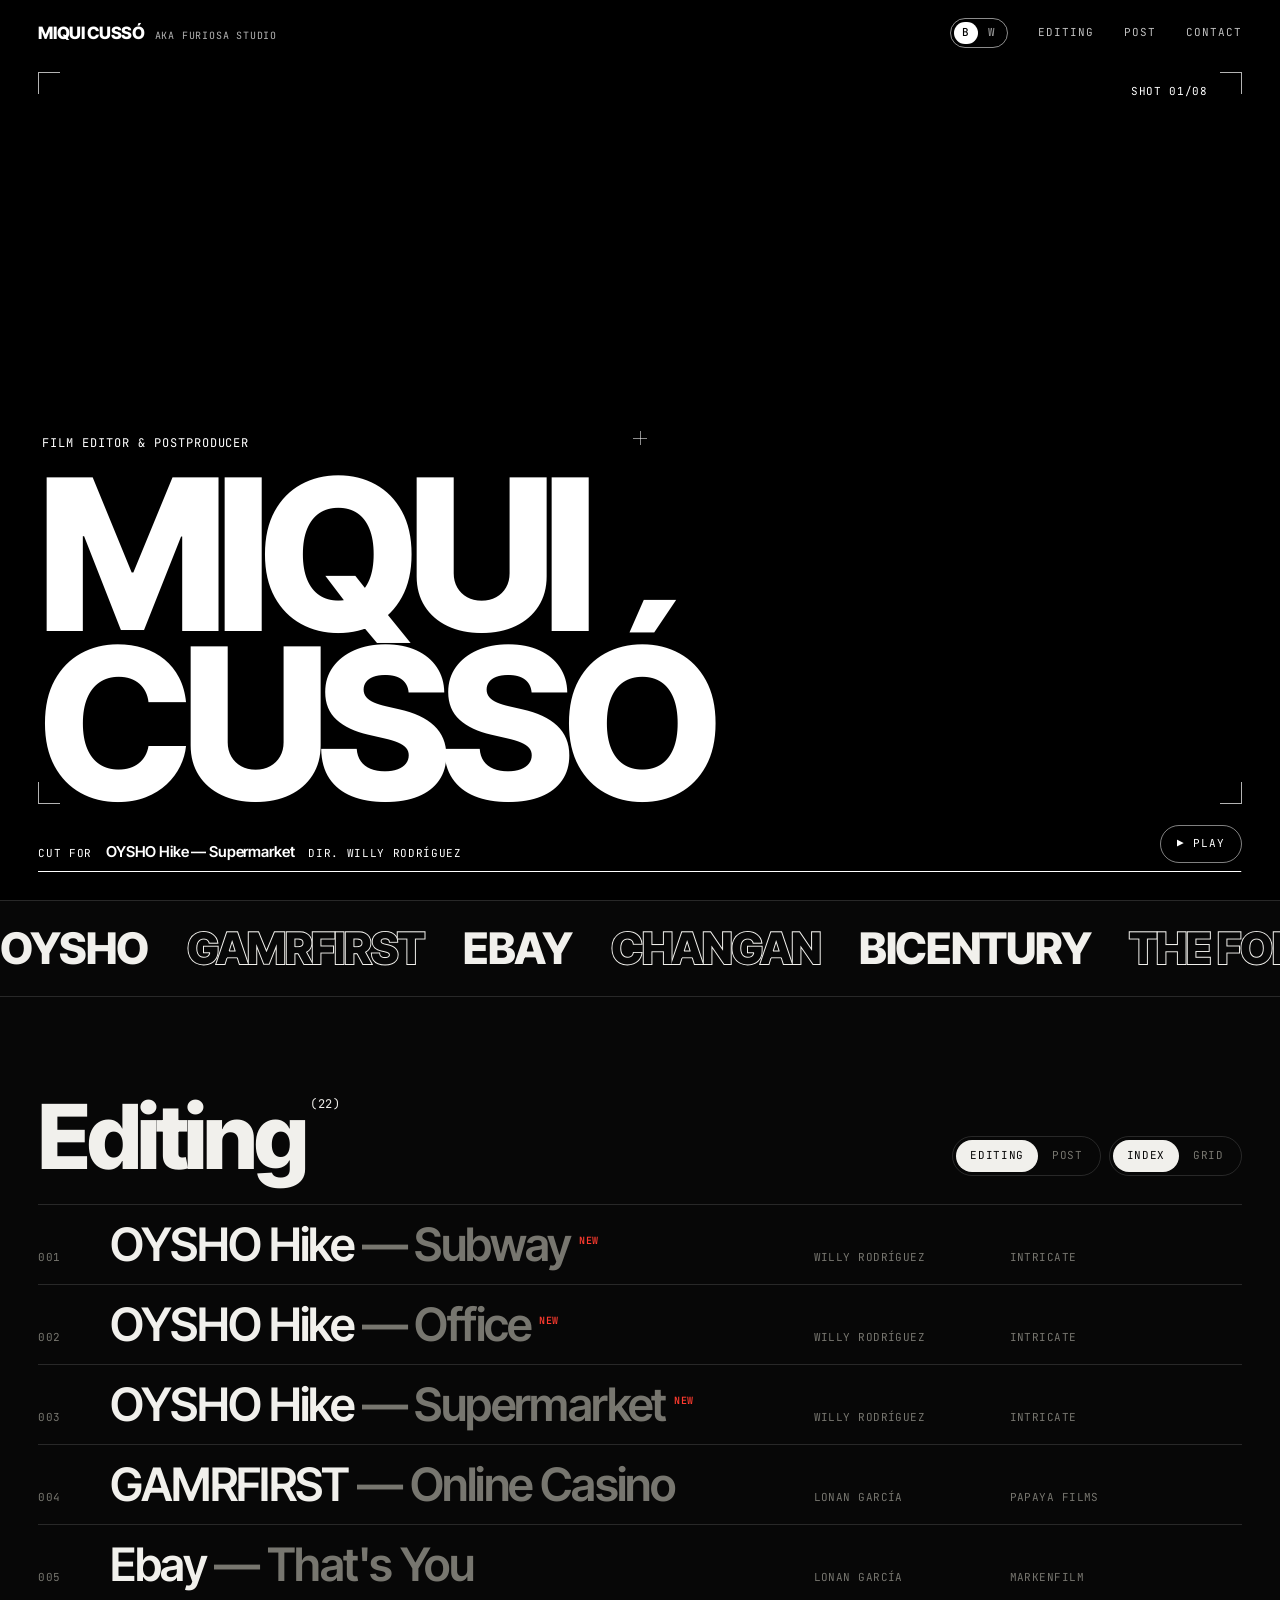
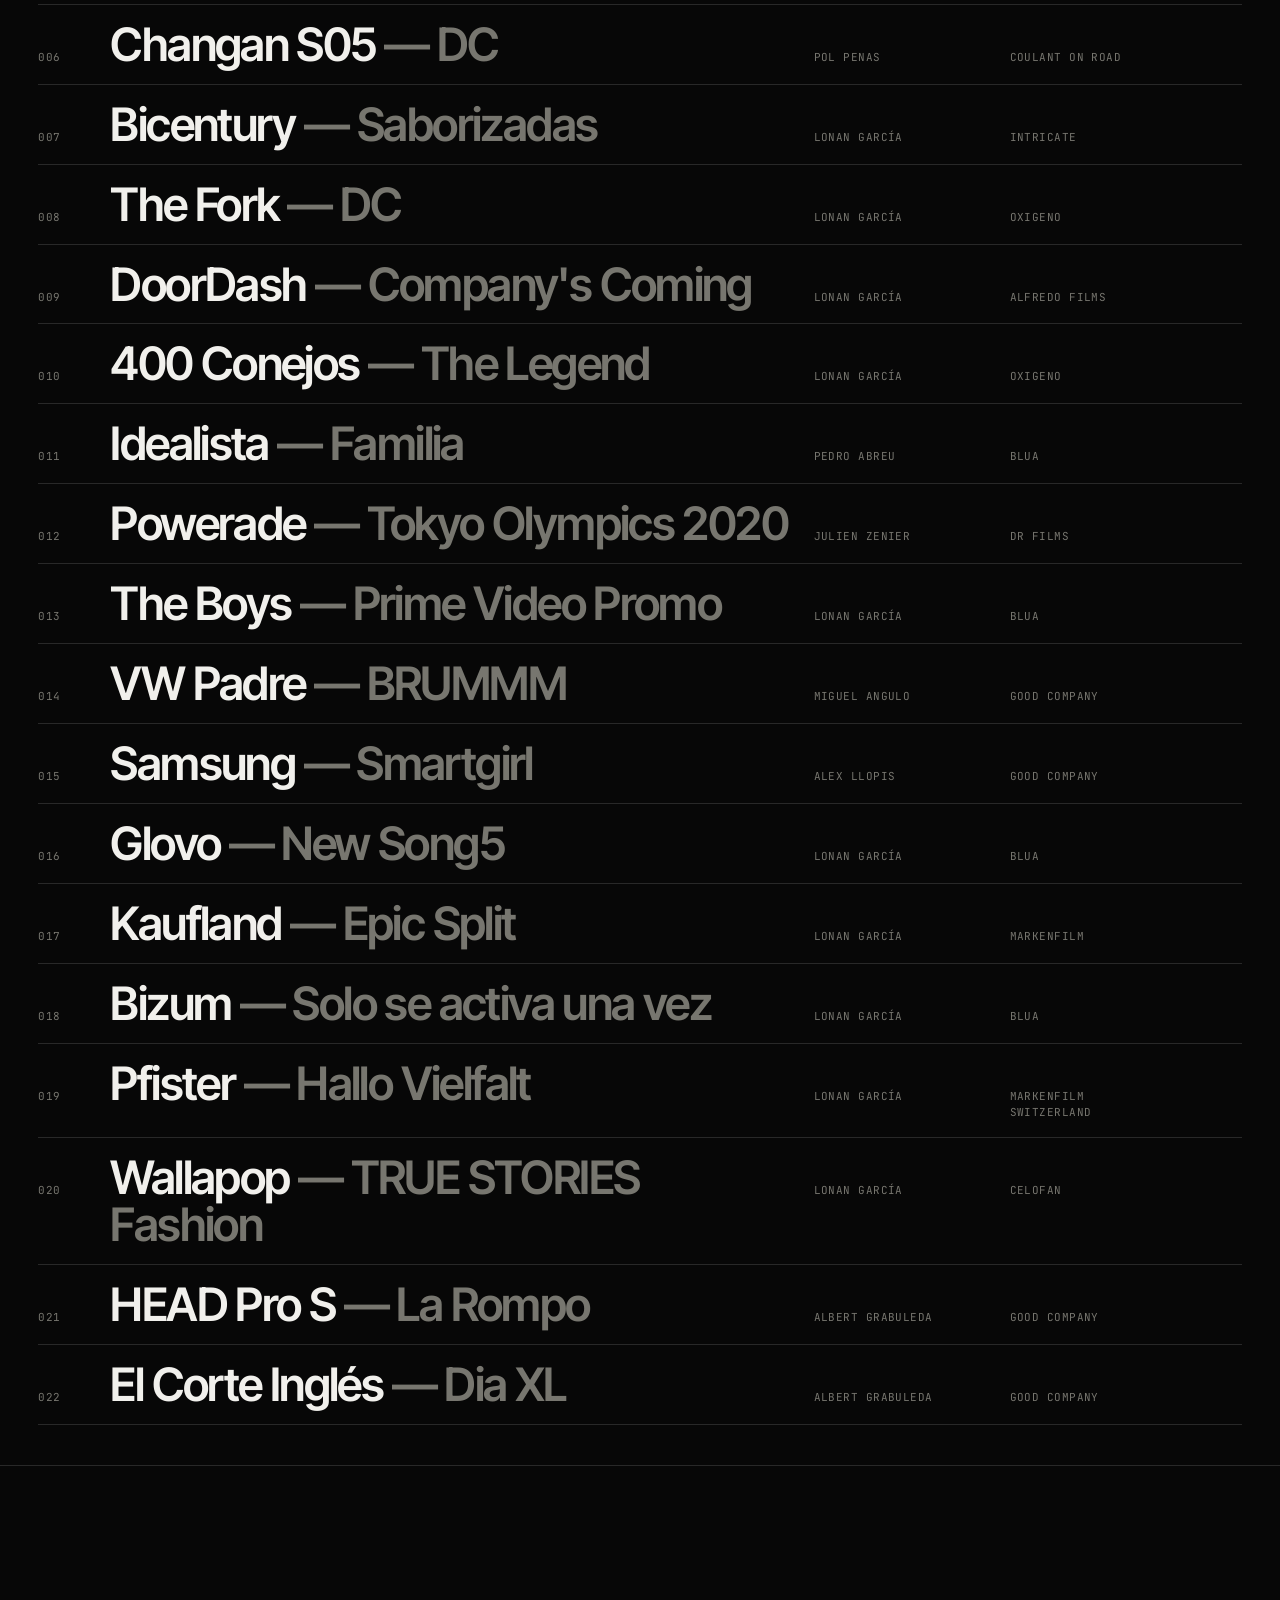
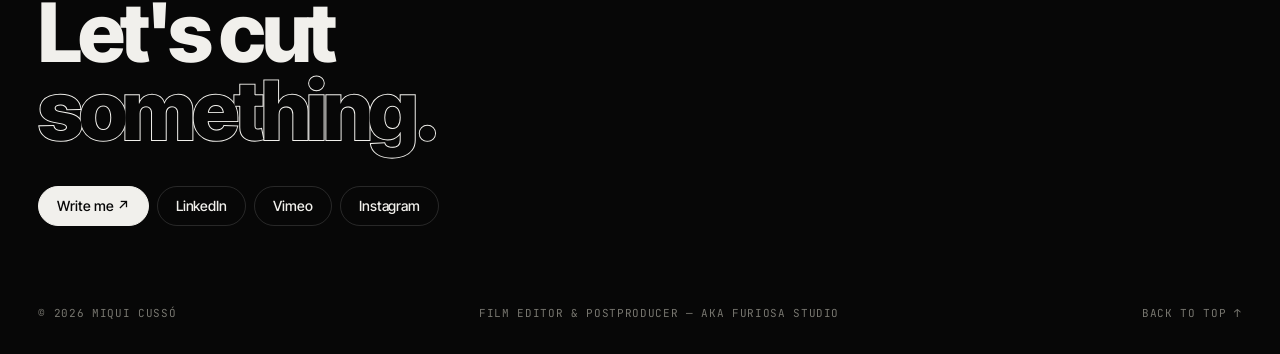
<file: index.html>
<!DOCTYPE html>
<html lang="es">
<head>
  <meta charset="UTF-8">
  <meta name="viewport" content="width=device-width, initial-scale=1.0, viewport-fit=cover">
  <meta name="theme-color" content="#070707" id="themeColor">
  <title>MIQUI CUSSÓ — Film Editor &amp; Postproducer</title>
  <meta name="description" content="Portfolio de Miqui Cussó, montador de cine y postproductor. Edición, postproducción y acabado de spots y piezas de marca para OYSHO, EA Sports, Audi y más.">
  <link rel="canonical" href="https://miquelcusso-rgb.github.io/">
  <meta property="og:type" content="profile">
  <meta property="og:title" content="MIQUI CUSSÓ — Film Editor &amp; Postproducer">
  <meta property="og:description" content="Portfolio de Miqui Cussó, montador de cine y postproductor. Edición, postproducción y acabado de spots y piezas de marca para OYSHO, EA Sports, Audi y más.">
  <meta property="og:url" content="https://miquelcusso-rgb.github.io/">
  <meta property="og:image" content="https://miquelcusso-rgb.github.io/og-image.jpg?v=a04cc94a">
  <meta property="og:image:width" content="1200">
  <meta property="og:image:height" content="630">
  <meta property="og:image:alt" content="MIQUI CUSSÓ — Film Editor &amp; Postproducer">
  <meta property="og:site_name" content="Miqui Cussó — Portfolio">
  <meta name="twitter:card" content="summary_large_image">
  <meta name="twitter:title" content="MIQUI CUSSÓ — Film Editor &amp; Postproducer">
  <meta name="twitter:description" content="Portfolio de Miqui Cussó, montador de cine y postproductor. Edición, postproducción y acabado de spots y piezas de marca para OYSHO, EA Sports, Audi y más.">
  <meta name="twitter:image" content="https://miquelcusso-rgb.github.io/og-image.jpg?v=a04cc94a">
  <script type="application/ld+json">
  {"@context":"https://schema.org","@type":"Person","name":"Miqui Cussó","url":"https://miquelcusso-rgb.github.io/","jobTitle":"Film Editor & Postproducer","knowsAbout":["Film editing","Post-production","Color grading","Video editing"],"sameAs":["https://www.linkedin.com/in/miquelcusso/","https://www.instagram.com/mikelkuss/","https://vimeo.com/showcase/8984756"]}
  </script>
  <script type="application/ld+json">
  {"@context":"https://schema.org","@type":"WebSite","name":"Miqui Cussó — Portfolio","url":"https://miquelcusso-rgb.github.io/","inLanguage":"es","about":{"@type":"Person","name":"Miqui Cussó"}}
  </script>
  <script type="application/ld+json">
  {"@context":"https://schema.org","@type":"ItemList","name":"Editing — Miqui Cussó","itemListElement":[{"@type":"ListItem","position":1,"name":"OYSHO Hike — Subway","url":"https://miquelcusso-rgb.github.io/?p=e20"},{"@type":"ListItem","position":2,"name":"OYSHO Hike — Office","url":"https://miquelcusso-rgb.github.io/?p=e21"},{"@type":"ListItem","position":3,"name":"OYSHO Hike — Supermarket","url":"https://miquelcusso-rgb.github.io/?p=e22"},{"@type":"ListItem","position":4,"name":"GAMRFIRST — Online Casino","url":"https://miquelcusso-rgb.github.io/?p=e01"},{"@type":"ListItem","position":5,"name":"Ebay — That's You","url":"https://miquelcusso-rgb.github.io/?p=e02"},{"@type":"ListItem","position":6,"name":"Changan S05 — DC","url":"https://miquelcusso-rgb.github.io/?p=e03"},{"@type":"ListItem","position":7,"name":"Bicentury — Saborizadas","url":"https://miquelcusso-rgb.github.io/?p=e04"},{"@type":"ListItem","position":8,"name":"The Fork — DC","url":"https://miquelcusso-rgb.github.io/?p=e05"},{"@type":"ListItem","position":9,"name":"DoorDash — Company's Coming","url":"https://miquelcusso-rgb.github.io/?p=e06"},{"@type":"ListItem","position":10,"name":"400 Conejos — The Legend","url":"https://miquelcusso-rgb.github.io/?p=e07"},{"@type":"ListItem","position":11,"name":"Idealista — Familia","url":"https://miquelcusso-rgb.github.io/?p=e08"},{"@type":"ListItem","position":12,"name":"Powerade — Tokyo Olympics 2020","url":"https://miquelcusso-rgb.github.io/?p=e09"},{"@type":"ListItem","position":13,"name":"The Boys — Prime Video Promo","url":"https://miquelcusso-rgb.github.io/?p=e10"},{"@type":"ListItem","position":14,"name":"VW Padre — BRUMMM","url":"https://miquelcusso-rgb.github.io/?p=e11"},{"@type":"ListItem","position":15,"name":"Samsung — Smartgirl","url":"https://miquelcusso-rgb.github.io/?p=e12"},{"@type":"ListItem","position":16,"name":"Glovo — New Song5","url":"https://miquelcusso-rgb.github.io/?p=e13"},{"@type":"ListItem","position":17,"name":"Kaufland — Epic Split","url":"https://miquelcusso-rgb.github.io/?p=e14"},{"@type":"ListItem","position":18,"name":"Bizum — Solo se activa una vez","url":"https://miquelcusso-rgb.github.io/?p=e15"},{"@type":"ListItem","position":19,"name":"Pfister — Hallo Vielfalt","url":"https://miquelcusso-rgb.github.io/?p=e16"},{"@type":"ListItem","position":20,"name":"Wallapop — TRUE STORIES Fashion","url":"https://miquelcusso-rgb.github.io/?p=e17"},{"@type":"ListItem","position":21,"name":"HEAD Pro S — La Rompo","url":"https://miquelcusso-rgb.github.io/?p=e18"},{"@type":"ListItem","position":22,"name":"El Corte Inglés — Dia XL","url":"https://miquelcusso-rgb.github.io/?p=e19"}]}
  </script>
  <link rel="icon" href="data:image/svg+xml,<svg xmlns='http://www.w3.org/2000/svg' viewBox='0 0 100 100'><text y='.9em' font-size='90'>✂</text></svg>">
  <link rel="preconnect" href="https://fonts.googleapis.com">
  <link rel="preconnect" href="https://fonts.gstatic.com" crossorigin>
  <link href="https://fonts.googleapis.com/css2?family=Inter+Tight:wght@400;500;600;800&family=JetBrains+Mono:wght@400;500&display=swap" rel="stylesheet">
  <script>try{if(localStorage.getItem('theme')==='light')document.documentElement.dataset.theme='light'}catch(e){}</script>
  <style>
    :root {
      --bg: #070707;
      --fg: #f1f0ec;
      --dim: #77766f;
      --line: rgba(241,240,236,0.14);
      --rec: #ff3b2f;
      --sans: 'Inter Tight', 'Helvetica Neue', Arial, sans-serif;
      --mono: 'JetBrains Mono', ui-monospace, Menlo, monospace;
      --pad: clamp(16px, 3vw, 40px);
      color-scheme: dark;
    }
    :root[data-theme="light"] {
      --bg: #f1f0ec;
      --fg: #0b0b0b;
      --dim: #8a8983;
      --line: rgba(11,11,11,0.14);
      color-scheme: light;
    }
    *, *::before, *::after { box-sizing: border-box; margin: 0; padding: 0; }
    html { -webkit-text-size-adjust: 100%; background: var(--bg); }
    body {
      background: var(--bg); color: var(--fg);
      font-family: var(--sans); font-size: 15px; line-height: 1.45;
      overflow-x: hidden;
      transition: background-color .3s, color .3s;
    }
    a { color: inherit; text-decoration: none; }
    button { font: inherit; color: inherit; background: none; border: 0; cursor: pointer; }
    :focus-visible { outline: 1px solid var(--rec); outline-offset: 3px; }
    .mono { font-family: var(--mono); font-size: 11px; letter-spacing: .06em; text-transform: uppercase; }

    /* ── HUD (cabecera fija, en diferencia sobre la imagen) ── */
    .hud {
      position: fixed; inset: 0 0 auto 0; z-index: 50;
      display: flex; justify-content: space-between; align-items: center;
      padding: 18px var(--pad);
      mix-blend-mode: difference; color: #fff;
    }
    .hud-brand { font-weight: 800; letter-spacing: -.02em; font-size: 17px; }
    .hud-brand span { font-family: var(--mono); font-weight: 400; font-size: 10px; letter-spacing: .08em; margin-left: 10px; opacity: .7; }
    .hud nav { display: flex; gap: clamp(14px, 2.4vw, 32px); align-items: center; }
    .hud nav a, .hud nav button { font-family: var(--mono); font-size: 11px; letter-spacing: .08em; text-transform: uppercase; opacity: .75; transition: opacity .2s; }
    .hud nav a:hover, .hud nav button:hover { opacity: 1; }
    .bw { display: inline-flex; gap: 2px; padding: 3px; border: 1px solid rgba(255,255,255,.55); border-radius: 999px; }
    .hud nav .bw { opacity: 1; }
    .bw span { display: inline-flex; align-items: center; justify-content: center; width: 24px; height: 22px; border-radius: 999px; font-weight: 500; letter-spacing: 0; transition: background .2s, color .2s; color: rgba(255,255,255,.6); }
    .bw .b { background: #fff; color: #000; }
    :root[data-theme="light"] .bw .b { background: transparent; color: rgba(255,255,255,.6); }
    :root[data-theme="light"] .bw .w { background: #fff; color: #000; }

    /* ── HERO ── */
    .hero { position: relative; height: 100svh; min-height: 520px; overflow: hidden; background: #000; color: #fff; }
    .shot {
      position: absolute; inset: -2px;
      background: #000 center / cover no-repeat;
      opacity: 0;
    }
    .shot.on { opacity: 1; animation: push 4.2s linear forwards; }
    @keyframes push { from { transform: scale(1.12); } to { transform: scale(1.0); } }
    .hero::after {
      content: ''; position: absolute; inset: 0; pointer-events: none;
      background:
        linear-gradient(to top, rgba(0,0,0,.75) 0%, rgba(0,0,0,0) 45%),
        linear-gradient(to bottom, rgba(0,0,0,.45) 0%, rgba(0,0,0,0) 25%);
    }
    .flash { position: absolute; inset: 0; background: #fff; opacity: 0; pointer-events: none; z-index: 2; }
    .flash.go { animation: flash .12s steps(1) 1; }
    @keyframes flash { 0% { opacity: .9; } 100% { opacity: 0; } }
    /* guías de encuadre */
    .guides { position: absolute; inset: 72px var(--pad) 96px; pointer-events: none; z-index: 3; }
    .guides i { position: absolute; width: 22px; height: 22px; border: 0 solid rgba(255,255,255,.7); }
    .guides i:nth-child(1) { top: 0; left: 0; border-top-width: 1px; border-left-width: 1px; }
    .guides i:nth-child(2) { top: 0; right: 0; border-top-width: 1px; border-right-width: 1px; }
    .guides i:nth-child(3) { bottom: 0; left: 0; border-bottom-width: 1px; border-left-width: 1px; }
    .guides i:nth-child(4) { bottom: 0; right: 0; border-bottom-width: 1px; border-right-width: 1px; }
    .guides b { position: absolute; left: 50%; top: 50%; width: 14px; height: 14px; transform: translate(-50%,-50%); }
    .guides b::before, .guides b::after { content: ''; position: absolute; background: rgba(255,255,255,.55); }
    .guides b::before { left: 50%; top: 0; bottom: 0; width: 1px; }
    .guides b::after { top: 50%; left: 0; right: 0; height: 1px; }
    .hero-meta { position: absolute; z-index: 4; top: 84px; left: calc(var(--pad) + 34px); right: calc(var(--pad) + 34px); display: flex; justify-content: flex-end; }
    @keyframes blink { 50% { opacity: 0; } }
    .hero-title {
      position: absolute; z-index: 4; left: var(--pad); right: var(--pad); bottom: 92px;
      font-weight: 800; letter-spacing: -.055em; line-height: .8;
      font-size: clamp(64px, 16.5vw, 300px);
      mix-blend-mode: difference; color: #fff;
      user-select: none;
    }
    .hero-title small { display: block; font-family: var(--mono); font-weight: 400; font-size: 12px; letter-spacing: .08em; text-transform: uppercase; margin: 0 0 18px 4px; line-height: 1.4; }
    .hero-bar {
      position: absolute; z-index: 4; left: var(--pad); right: var(--pad); bottom: 28px;
      display: grid; grid-template-columns: 1fr auto; gap: 8px 24px; align-items: end;
    }
    .hero-now { display: flex; gap: 14px; align-items: baseline; flex-wrap: wrap; }
    .hero-now strong { font-weight: 600; font-size: 15px; letter-spacing: -.01em; }
    .hero-play { display: inline-flex; align-items: center; gap: 10px; font-family: var(--mono); font-size: 11px; letter-spacing: .08em; text-transform: uppercase; padding: 10px 16px; border: 1px solid rgba(255,255,255,.5); border-radius: 999px; transition: background .2s, color .2s; color: #fff; }
    .hero-play:hover { background: #fff; color: #000; }
    .scrub { grid-column: 1 / -1; height: 1px; background: rgba(255,255,255,.25); position: relative; overflow: hidden; }
    .scrub i { position: absolute; inset: 0; background: #fff; transform-origin: left; transform: scaleX(0); }
    .scrub i.run { animation: scrub 4.2s linear forwards; }
    @keyframes scrub { to { transform: scaleX(1); } }

    /* ── TICKER de marcas ── */
    .ticker { border-block: 1px solid var(--line); overflow: hidden; white-space: nowrap; padding: 16px 0; }
    .ticker-track { display: inline-flex; animation: tick 60s linear infinite; }
    .ticker span { font-weight: 800; font-size: clamp(22px, 3.4vw, 44px); letter-spacing: -.03em; padding-right: .9em; text-transform: uppercase; }
    .ticker span:nth-child(even) { -webkit-text-stroke: 2px var(--fg); paint-order: stroke fill; color: var(--bg); }
    @keyframes tick { to { transform: translateX(-50%); } }

    /* ── WORK ── */
    .work { padding: clamp(48px, 8vw, 120px) var(--pad) 40px; }
    .work-head { display: flex; justify-content: space-between; align-items: end; gap: 24px; flex-wrap: wrap; margin-bottom: 28px; }
    .work-head h2 { font-weight: 800; font-size: clamp(40px, 7vw, 104px); letter-spacing: -.05em; line-height: .85; }
    .work-head h2 sup { font-family: var(--mono); font-weight: 400; font-size: 12px; letter-spacing: .06em; vertical-align: top; margin-left: 6px; }
    .controls { display: flex; gap: 8px; flex-wrap: wrap; position: sticky; top: 64px; }
    .seg { display: inline-flex; border: 1px solid var(--line); border-radius: 999px; padding: 3px; }
    .seg button { font-family: var(--mono); font-size: 11px; letter-spacing: .06em; text-transform: uppercase; padding: 8px 14px; border-radius: 999px; color: var(--dim); transition: color .2s, background .2s; }
    .seg button[aria-pressed="true"] { background: var(--fg); color: var(--bg); }

    /* Index */
    .index { list-style: none; border-top: 1px solid var(--line); }
    .row {
      display: grid; grid-template-columns: 56px 1fr 180px 160px 56px; gap: 16px; align-items: baseline;
      padding: 16px 0; border-bottom: 1px solid var(--line);
      transition: opacity .25s, padding .3s;
    }
    .row .t { font-weight: 600; font-size: clamp(22px, 3.6vw, 52px); letter-spacing: -.035em; line-height: 1.02; transition: transform .35s cubic-bezier(.2,.7,.2,1); }
    .row .t em { font-style: normal; color: var(--dim); }
    .row .n, .row .d, .row .c, .row .len { font-family: var(--mono); font-size: 11px; letter-spacing: .04em; text-transform: uppercase; color: var(--dim); }
    .row .len { text-align: right; }
    .row .thumb { display: none; }
    @media (hover: hover) {
      .index:hover .row { opacity: .28; }
      .index .row:hover { opacity: 1; }
      .row:hover .t { transform: translateX(14px); }
    }
    .is-new { font-family: var(--mono); font-size: 10px; color: var(--rec); letter-spacing: .08em; vertical-align: super; margin-left: 8px; }

    /* Peek: previsualización que sigue al cursor */
    .peek {
      position: fixed; z-index: 40; left: 0; top: 0; width: min(34vw, 520px); aspect-ratio: 16/9;
      pointer-events: none; overflow: hidden; background: #000 center / cover no-repeat;
      opacity: 0; transform: translate(6%, -50%) scale(.85);
      transition: opacity .25s, transform .35s cubic-bezier(.2,.7,.2,1);
    }
    .peek.show { opacity: 1; transform: translate(6%, -50%) scale(1); }
    .vid { position: absolute; inset: 0; opacity: 0; transition: opacity .4s; }
    .vid.playing { opacity: 1; }
    .vid iframe { position: absolute; top: 50%; left: 50%; width: 100%; height: 100%; transform: translate(-50%,-50%) scale(1.02); border: 0; }

    /* Grid (bento) */
    .mosaic {
      display: none; grid-template-columns: repeat(4, 1fr); grid-auto-flow: dense; gap: 6px;
      grid-auto-rows: calc((100vw - 2 * var(--pad) - 18px) / 4 * 0.5625);
    }
    .view-grid .mosaic { display: grid; }
    .view-grid .index { display: none; }
    .tile { position: relative; overflow: hidden; background: #111 center / cover no-repeat; }
    .tile:nth-child(6n+1) { grid-column: span 2; grid-row: span 2; }
    .tile:nth-child(6n+4) { grid-column: span 2; }
    .tile .bg { position: absolute; inset: 0; background: inherit; transition: transform .8s cubic-bezier(.2,.7,.2,1), filter .4s; }
    .tile:hover .bg { transform: scale(1.06); filter: brightness(.7); }
    .tile .cap { position: absolute; left: 12px; right: 12px; bottom: 10px; color: #fff; z-index: 2; display: flex; justify-content: space-between; gap: 10px; align-items: end; opacity: 0; transform: translateY(6px); transition: opacity .3s, transform .3s; }
    .tile .cap strong { font-weight: 600; font-size: 15px; letter-spacing: -.01em; line-height: 1.15; }
    .tile:hover .cap, .tile:focus-visible .cap { opacity: 1; transform: none; }
    .tile::after { content: ''; position: absolute; inset: 0; background: linear-gradient(to top, rgba(0,0,0,.7), transparent 55%); opacity: 0; transition: opacity .3s; z-index: 1; }
    .tile:hover::after { opacity: 1; }

    /* ── PLAYER ── */
    .player {
      position: fixed; inset: 0; z-index: 100; background: #000; color: #fff;
      display: grid; grid-template-rows: auto 1fr auto auto; opacity: 0; pointer-events: none; transition: opacity .3s;
    }
    .player.open { opacity: 1; pointer-events: auto; }
    .p-top { display: flex; justify-content: space-between; align-items: center; padding: 16px var(--pad); }
    .p-close { font-family: var(--mono); font-size: 11px; letter-spacing: .08em; text-transform: uppercase; opacity: .8; }
    .p-close:hover { opacity: 1; }
    .p-stage { display: flex; align-items: center; justify-content: center; padding: 0 var(--pad); min-height: 0; }
    .p-frame { position: relative; width: min(100%, calc((100svh - 260px) * 16 / 9)); aspect-ratio: 16/9; background: #0c0c0c; }
    .p-frame iframe { position: absolute; inset: 0; width: 100%; height: 100%; border: 0; }
    .p-info { display: grid; grid-template-columns: 1fr auto; gap: 16px; padding: 18px var(--pad) 12px; align-items: end; }
    .p-info h3 { font-weight: 800; font-size: clamp(24px, 3.4vw, 44px); letter-spacing: -.04em; line-height: 1; }
    .p-credits { display: flex; gap: 28px; flex-wrap: wrap; margin-top: 10px; }
    .p-credits div { font-size: 14px; }
    .p-credits span { display: block; color: #8d8c86; }
    .p-nav { display: flex; gap: 8px; }
    .p-nav button { font-family: var(--mono); font-size: 11px; letter-spacing: .06em; text-transform: uppercase; border: 1px solid rgba(255,255,255,.3); border-radius: 999px; padding: 10px 14px; transition: background .2s, color .2s; }
    .p-nav button:hover:not(:disabled) { background: #fff; color: #000; }
    .p-nav button:disabled { opacity: .25; cursor: default; }
    .p-nav kbd { font-family: inherit; opacity: .55; margin: 0 4px; }
    .strip { display: flex; gap: 4px; overflow-x: auto; padding: 10px var(--pad) 18px; scrollbar-width: none; }
    .strip::-webkit-scrollbar { display: none; }
    .strip button { flex: 0 0 auto; width: 120px; aspect-ratio: 16/9; background: #111 center / cover no-repeat; opacity: .35; transition: opacity .2s; position: relative; }
    .strip button:hover { opacity: .8; }
    .strip button.cur { opacity: 1; }
    .strip button.cur::after { content: ''; position: absolute; left: 0; right: 0; bottom: -6px; height: 2px; background: var(--rec); }

    /* ── CONTACT ── */
    .contact { padding: clamp(64px, 10vw, 140px) var(--pad) 56px; border-top: 1px solid var(--line); }
    .contact h2 { font-weight: 800; font-size: clamp(40px, 6.4vw, 112px); letter-spacing: -.055em; line-height: .95; }
    .contact h2 .out { -webkit-text-stroke: 2px var(--fg); paint-order: stroke fill; color: var(--bg); }
    .contact-row { display: flex; flex-wrap: wrap; gap: 8px; margin-top: 36px; align-items: center; }
    .pill { display: inline-flex; align-items: center; gap: 8px; height: 40px; padding: 0 18px; border: 1px solid var(--line); border-radius: 999px; font-weight: 500; font-size: 14px; letter-spacing: -.005em; transition: background .2s, color .2s, border-color .2s; }
    .pill:hover { border-color: var(--fg); }
    .pill.solid { background: var(--fg); color: var(--bg); border-color: var(--fg); }
    .pill.solid:hover { background: transparent; color: var(--fg); }
    .pill.social svg { display: none; width: 16px; height: 16px; fill: currentColor; }
    @media (max-width: 760px) {
      /* Móvil: Write me + 3 logos en una sola línea */
      .contact-row { flex-wrap: nowrap; gap: 10px; }
      .pill.solid { flex: 1 1 auto; justify-content: center; height: 44px; padding: 0 18px; white-space: nowrap; }
      .pill.social { flex: 0 0 auto; width: 44px; height: 44px; padding: 0; justify-content: center; }
      .pill.social span { display: none; }
      .pill.social svg { display: block; }
    }
    footer { display: flex; justify-content: space-between; gap: 16px; flex-wrap: wrap; padding: 24px var(--pad) 32px; color: var(--dim); }
    footer a:hover { color: var(--fg); }

    /* ── reveal al hacer scroll ── */
    .rv { opacity: 0; transform: translateY(24px); transition: opacity .8s, transform .8s cubic-bezier(.2,.7,.2,1); }
    .rv.in { opacity: 1; transform: none; }

    /* ── MÓVIL ── */
    @media (max-width: 760px) {
      .hud-brand span, .hud nav .hide-m { display: none; }
      .hud { padding: 16px; }
      .hud-brand { font-size: 14px; white-space: nowrap; }
      .hud nav { gap: 11px; }
      .hud nav a { font-size: 10px; letter-spacing: .04em; }
      .bw span { width: 21px; height: 20px; }
      .guides { inset: 64px 12px 120px; }
      .hero-meta { top: 76px; left: 28px; right: 28px; }
      .hero-title { bottom: 178px; }
      .guides { bottom: 170px; }
      .hero-bar { grid-template-columns: 1fr; }
      .row { grid-template-columns: 92px 1fr; gap: 4px 14px; padding: 12px 0; align-items: center; }
      .row .thumb { display: block; grid-row: span 3; width: 92px; aspect-ratio: 16/9; background: #111 center / cover no-repeat; }
      .row .n, .row .len { display: none; }
      .row .t { font-size: 19px; }
      .row .d, .row .c { font-size: 10px; }
      .mosaic { grid-template-columns: repeat(2, 1fr); grid-auto-rows: calc((100vw - 2 * var(--pad) - 6px) / 2 * 0.5625); }
      .tile:nth-child(6n+4) { grid-column: auto; }
      .tile .cap { opacity: 1; transform: none; }
      .tile::after { opacity: 1; }
      .controls { top: 56px; }
      .p-info { grid-template-columns: 1fr; }
      .strip button { width: 92px; }
    }
    @media (hover: none) { .peek { display: none; } }
    @media (prefers-reduced-motion: reduce) {
      .shot.on, .scrub i.run, .ticker-track { animation: none; }
      .rv { opacity: 1; transform: none; }
    }
  </style>
</head>
<body data-page="editing">

<header class="hud">
  <a class="hud-brand" href="/" data-nav="editing">MIQUI CUSSÓ<span>AKA FURIOSA STUDIO</span></a>
  <nav>
    <button class="bw" type="button" id="bw" aria-label="Switch to white"><span class="b">B</span><span class="w">W</span></button>
    <a href="/" data-nav="editing">Editing</a>
    <a href="/post/" data-nav="post">Post</a>
    <a href="/contact/" data-nav="contact">Contact</a>
  </nav>
</header>

<section class="hero" id="top" aria-label="Showreel">
  <div class="shot" id="shotA"></div>
  <div class="shot" id="shotB"></div>
  <div class="flash" id="flash"></div>
  <div class="guides" aria-hidden="true"><i></i><i></i><i></i><i></i><b></b></div>
  <div class="hero-meta mono" aria-hidden="true">
    <span class="fps">SHOT <span id="shotN">01</span>/<span id="shotT">08</span></span>
  </div>
  <h1 class="hero-title"><small>Film editor &amp; postproducer</small>MIQUI<br>CUSSÓ</h1>
  <div class="hero-bar">
    <div class="hero-now"><span class="mono" id="nowLabel">Cut for</span><strong id="nowTitle">—</strong><span class="mono" id="nowCred"></span></div>
    <button class="hero-play" type="button" id="heroPlay">▶ Play</button>
    <div class="scrub"><i id="scrub"></i></div>
  </div>
</section>

<div class="ticker" aria-hidden="true"><div class="ticker-track" id="ticker"></div></div>

<section class="work" id="work">
  <div class="work-head rv">
    <h2 id="workTitle">Editing<sup id="workCount"></sup></h2>
    <div class="controls">
      <div class="seg" role="group" aria-label="Section">
        <button type="button" data-set="editing" aria-pressed="true">Editing</button>
        <button type="button" data-set="post" aria-pressed="false">Post</button>
      </div>
      <div class="seg" role="group" aria-label="View">
        <button type="button" data-view="index" aria-pressed="true">Index</button>
        <button type="button" data-view="grid" aria-pressed="false">Grid</button>
      </div>
    </div>
  </div>
  <ol class="index" id="index">
<li><a class="row" href="?p=e20" data-id="e20"><span class="n">001</span><span class="t">OYSHO Hike — Subway</span><span class="d">Willy Rodríguez</span><span class="c">Intricate</span><span class="len"></span></a></li>
<li><a class="row" href="?p=e21" data-id="e21"><span class="n">002</span><span class="t">OYSHO Hike — Office</span><span class="d">Willy Rodríguez</span><span class="c">Intricate</span><span class="len"></span></a></li>
<li><a class="row" href="?p=e22" data-id="e22"><span class="n">003</span><span class="t">OYSHO Hike — Supermarket</span><span class="d">Willy Rodríguez</span><span class="c">Intricate</span><span class="len"></span></a></li>
<li><a class="row" href="?p=e01" data-id="e01"><span class="n">004</span><span class="t">GAMRFIRST — Online Casino</span><span class="d">Lonan García</span><span class="c">Papaya Films</span><span class="len"></span></a></li>
<li><a class="row" href="?p=e02" data-id="e02"><span class="n">005</span><span class="t">Ebay — That&#x27;s You</span><span class="d">Lonan García</span><span class="c">Markenfilm</span><span class="len"></span></a></li>
<li><a class="row" href="?p=e03" data-id="e03"><span class="n">006</span><span class="t">Changan S05 — DC</span><span class="d">Pol Penas</span><span class="c">Coulant on Road</span><span class="len"></span></a></li>
<li><a class="row" href="?p=e04" data-id="e04"><span class="n">007</span><span class="t">Bicentury — Saborizadas</span><span class="d">Lonan García</span><span class="c">Intricate</span><span class="len"></span></a></li>
<li><a class="row" href="?p=e05" data-id="e05"><span class="n">008</span><span class="t">The Fork — DC</span><span class="d">Lonan García</span><span class="c">Oxigeno</span><span class="len"></span></a></li>
<li><a class="row" href="?p=e06" data-id="e06"><span class="n">009</span><span class="t">DoorDash — Company&#x27;s Coming</span><span class="d">Lonan García</span><span class="c">Alfredo Films</span><span class="len"></span></a></li>
<li><a class="row" href="?p=e07" data-id="e07"><span class="n">010</span><span class="t">400 Conejos — The Legend</span><span class="d">Lonan García</span><span class="c">Oxigeno</span><span class="len"></span></a></li>
<li><a class="row" href="?p=e08" data-id="e08"><span class="n">011</span><span class="t">Idealista — Familia</span><span class="d">Pedro Abreu</span><span class="c">Blua</span><span class="len"></span></a></li>
<li><a class="row" href="?p=e09" data-id="e09"><span class="n">012</span><span class="t">Powerade — Tokyo Olympics 2020</span><span class="d">Julien Zenier</span><span class="c">DR Films</span><span class="len"></span></a></li>
<li><a class="row" href="?p=e10" data-id="e10"><span class="n">013</span><span class="t">The Boys — Prime Video Promo</span><span class="d">Lonan García</span><span class="c">Blua</span><span class="len"></span></a></li>
<li><a class="row" href="?p=e11" data-id="e11"><span class="n">014</span><span class="t">VW Padre — BRUMMM</span><span class="d">Miguel Angulo</span><span class="c">Good Company</span><span class="len"></span></a></li>
<li><a class="row" href="?p=e12" data-id="e12"><span class="n">015</span><span class="t">Samsung — Smartgirl</span><span class="d">Alex Llopis</span><span class="c">Good Company</span><span class="len"></span></a></li>
<li><a class="row" href="?p=e13" data-id="e13"><span class="n">016</span><span class="t">Glovo — New Song5</span><span class="d">Lonan García</span><span class="c">Blua</span><span class="len"></span></a></li>
<li><a class="row" href="?p=e14" data-id="e14"><span class="n">017</span><span class="t">Kaufland — Epic Split</span><span class="d">Lonan García</span><span class="c">Markenfilm</span><span class="len"></span></a></li>
<li><a class="row" href="?p=e15" data-id="e15"><span class="n">018</span><span class="t">Bizum — Solo se activa una vez</span><span class="d">Lonan García</span><span class="c">Blua</span><span class="len"></span></a></li>
<li><a class="row" href="?p=e16" data-id="e16"><span class="n">019</span><span class="t">Pfister — Hallo Vielfalt</span><span class="d">Lonan García</span><span class="c">Markenfilm Switzerland</span><span class="len"></span></a></li>
<li><a class="row" href="?p=e17" data-id="e17"><span class="n">020</span><span class="t">Wallapop — TRUE STORIES Fashion</span><span class="d">Lonan García</span><span class="c">Celofan</span><span class="len"></span></a></li>
<li><a class="row" href="?p=e18" data-id="e18"><span class="n">021</span><span class="t">HEAD Pro S — La Rompo</span><span class="d">Albert Grabuleda</span><span class="c">Good Company</span><span class="len"></span></a></li>
<li><a class="row" href="?p=e19" data-id="e19"><span class="n">022</span><span class="t">El Corte Inglés — Dia XL</span><span class="d">Albert Grabuleda</span><span class="c">Good Company</span><span class="len"></span></a></li>
  </ol>
  <div class="mosaic" id="mosaic"></div>
</section>

<section class="contact" id="contact">
  <h2 class="rv">Let's cut<br><span class="out">something.</span></h2>
  <div class="contact-row rv">
    <a class="pill solid" href="#" id="mailBtn">Write me ↗</a>
    <a class="pill social" href="https://www.linkedin.com/in/miquelcusso/" target="_blank" rel="noopener" aria-label="LinkedIn"><svg aria-hidden="true" viewBox="0 0 24 24" xmlns="http://www.w3.org/2000/svg"><path d="M20.447 20.452h-3.554v-5.569c0-1.328-.027-3.037-1.852-3.037-1.853 0-2.136 1.445-2.136 2.939v5.667H9.351V9h3.414v1.561h.046c.477-.9 1.637-1.85 3.37-1.85 3.601 0 4.267 2.37 4.267 5.455v6.286zM5.337 7.433c-1.144 0-2.063-.926-2.063-2.065 0-1.138.92-2.063 2.063-2.063 1.14 0 2.064.925 2.064 2.063 0 1.139-.925 2.065-2.064 2.065zm1.782 13.019H3.555V9h3.564v11.452zM22.225 0H1.771C.792 0 0 .774 0 1.729v20.542C0 23.227.792 24 1.771 24h20.451C23.2 24 24 23.227 24 22.271V1.729C24 .774 23.2 0 22.222 0h.003z"/></svg><span>LinkedIn</span></a>
    <a class="pill social" href="https://vimeo.com/showcase/8984756" target="_blank" rel="noopener" aria-label="Vimeo"><svg aria-hidden="true" viewBox="0 0 24 24" xmlns="http://www.w3.org/2000/svg"><path d="M23.977 6.416c-.105 2.338-1.739 5.543-4.894 9.609-3.268 4.247-6.026 6.37-8.29 6.37-1.409 0-2.578-1.294-3.553-3.881L5.322 12.5C4.603 9.913 3.83 8.619 3 8.619c-.13 0-.58.27-1.354.81L.748 8.132c.852-.749 1.684-1.498 2.498-2.247C4.523 4.8 5.584 4.112 6.39 4.04c2.06-.198 3.332 1.208 3.81 4.218.515 3.25.872 5.274 1.072 6.07.595 2.707 1.248 4.06 1.963 4.06.556 0 1.391-.876 2.504-2.628 1.113-1.751 1.71-3.082 1.79-3.991.159-1.507-.435-2.261-1.79-2.261-.637 0-1.294.146-1.963.44 1.305-4.277 3.797-6.354 7.474-6.229 2.725.085 4.007 1.847 3.727 5.287z"/></svg><span>Vimeo</span></a>
    <a class="pill social" href="https://www.instagram.com/mikelkuss/" target="_blank" rel="noopener" aria-label="Instagram"><svg aria-hidden="true" viewBox="0 0 24 24" xmlns="http://www.w3.org/2000/svg"><path d="M12 2.163c3.204 0 3.584.012 4.85.07 3.252.148 4.771 1.691 4.919 4.919.058 1.265.069 1.645.069 4.849 0 3.205-.012 3.584-.069 4.849-.149 3.225-1.664 4.771-4.919 4.919-1.266.058-1.644.07-4.85.07-3.204 0-3.584-.012-4.849-.07-3.26-.149-4.771-1.699-4.919-4.92-.058-1.265-.07-1.644-.07-4.849 0-3.204.013-3.583.07-4.849.149-3.227 1.664-4.771 4.919-4.919 1.266-.057 1.645-.069 4.849-.069zm0-2.163c-3.259 0-3.667.014-4.947.072-4.358.2-6.78 2.618-6.98 6.98-.059 1.281-.073 1.689-.073 4.948 0 3.259.014 3.668.072 4.948.2 4.358 2.618 6.78 6.98 6.98 1.281.058 1.689.072 4.948.072 3.259 0 3.668-.014 4.948-.072 4.354-.2 6.782-2.618 6.979-6.98.059-1.28.073-1.689.073-4.948 0-3.259-.014-3.667-.072-4.947-.196-4.354-2.617-6.78-6.979-6.98-1.281-.059-1.69-.073-4.949-.073zm0 5.838c-3.403 0-6.162 2.759-6.162 6.162s2.759 6.163 6.162 6.163 6.162-2.759 6.162-6.163c0-3.403-2.759-6.162-6.162-6.162zm0 10.162c-2.209 0-4-1.79-4-4 0-2.209 1.791-4 4-4s4 1.791 4 4c0 2.21-1.791 4-4 4zm6.406-11.845c-.796 0-1.441.645-1.441 1.44s.645 1.44 1.441 1.44c.795 0 1.439-.645 1.439-1.44s-.644-1.44-1.439-1.44z"/></svg><span>Instagram</span></a>
  </div>
</section>

<footer class="mono">
  <span>© 2026 Miqui Cussó</span>
  <span>Film editor &amp; postproducer — aka Furiosa Studio</span>
  <a href="#top">Back to top ↑</a>
</footer>

<div class="peek" id="peek" aria-hidden="true"></div>

<div class="player" id="player" role="dialog" aria-modal="true" aria-label="Video player">
  <div class="p-top mono">
    <span><span id="pIdx">01</span> / <span id="pTot">22</span> — <span id="pSet">Editing</span></span>
    <button class="p-close" type="button" id="pClose">Close <kbd>esc</kbd> ✕</button>
  </div>
  <div class="p-stage"><div class="p-frame"><iframe id="pFrame" title="Video" allow="autoplay; fullscreen; picture-in-picture" allowfullscreen></iframe></div></div>
  <div class="p-info">
    <div>
      <h3 id="pTitle"></h3>
      <div class="p-credits" id="pCredits"></div>
    </div>
    <div class="p-nav">
      <button type="button" id="pPrev"><kbd>J</kbd>← Prev</button>
      <button type="button" id="pNext">Next →<kbd>L</kbd></button>
    </div>
  </div>
  <div class="strip" id="strip"></div>
</div>

<script src="/assets/projects.js?v=d5d3bb48"></script>
<script src="/assets/thumbs.js?v=4d26ec79"></script>
<script src="https://player.vimeo.com/api/player.js" async id="vimeoSdk"></script>
<script>
(() => {
  const P = window.PROJECTS;
  const $ = id => document.getElementById(id);
  const reduced = matchMedia('(prefers-reduced-motion: reduce)').matches;
  const canHover = matchMedia('(hover: hover)').matches;
  const NEW = new Set(['e20', 'e21', 'e22']);
  const all = [...P.editing.map(p => ({ ...p, set: 'editing' })), ...P.post.map(p => ({ ...p, set: 'post' }))];
  const byId = Object.fromEntries(all.map(p => [p.id, p]));

  // ── Metadatos de Vimeo (miniatura grande + duración) vía oEmbed, con caché ──
  const meta = {};
  let cache = {};
  try { cache = JSON.parse(sessionStorage.getItem('vmeta') || '{}'); } catch (e) {}
  const vimeoUrl = p => `https://vimeo.com/${p.vimeo_id}${p.vimeo_hash ? '/' + p.vimeo_hash : ''}`;
  const thumb = p => p.thumbnail || (window.THUMBS || {})[p.vimeo_id] || (meta[p.vimeo_id] && meta[p.vimeo_id].thumb) || `https://vumbnail.com/${p.vimeo_id}.jpg`;
  // Versión grande para la portada a pantalla completa
  const big = p => thumb(p).replace(/-d_\d+(x\d+)?/, "-d_1920");
  const isPlaceholder = p => /\/default-/.test(thumb(p));
  const dur = p => {
    const s = meta[p.vimeo_id] && meta[p.vimeo_id].duration;
    return s ? `${Math.floor(s / 60)}:${String(s % 60).padStart(2, '0')}` : '';
  };
  function loadMeta() {
    const ids = [...new Map(all.map(p => [p.vimeo_id, p])).values()];
    return Promise.all(ids.map(p => {
      if (cache[p.vimeo_id]) { meta[p.vimeo_id] = cache[p.vimeo_id]; return; }
      return fetch(`https://vimeo.com/api/oembed.json?url=${encodeURIComponent(vimeoUrl(p))}&width=1280`)
        .then(r => r.ok ? r.json() : null)
        .then(d => {
          if (!d) return;
          const m = { thumb: d.thumbnail_url && !/\/default-/.test(d.thumbnail_url) ? d.thumbnail_url : null, duration: d.duration };
          if (!m.thumb) delete m.thumb;
          meta[p.vimeo_id] = m;
          if (m.thumb) cache[p.vimeo_id] = m; // no cachear placeholders: la miniatura puede aparecer luego
        }).catch(() => {});
    })).then(() => { try { sessionStorage.setItem('vmeta', JSON.stringify(cache)); } catch (e) {} });
  }

  // ── Vídeo en bucle silenciado (solo si Vimeo confirma que reproduce) ──
  function attachVideo(host, p) {
    if (!window.Vimeo || !window.Vimeo.Player) return null;
    const box = document.createElement('div');
    box.className = 'vid';
    host.appendChild(box);
    let player;
    try {
      player = new Vimeo.Player(box, { url: vimeoUrl(p), background: true, muted: true, loop: true, dnt: true, autopause: false });
      player.on('timeupdate', function once(d) {
        if (d.seconds > 0.1) { box.classList.add('playing'); player.off('timeupdate', once); }
      });
      player.ready().catch(() => box.remove());
    } catch (e) { box.remove(); return null; }
    return () => { try { player.destroy(); } catch (e) {} box.remove(); };
  }

  // ── HERO: montaje de planos con corte seco ──
  let reel = [], shot = -1, front = $('shotA'), back = $('shotB'), heroTimer;
  function cut() {
    if (!reel.length) return;
    shot = (shot + 1) % reel.length;
    const p = reel[shot];
    back.style.backgroundImage = `url("${big(p)}")`;
    back.classList.remove('on'); void back.offsetWidth; back.classList.add('on');
    front.classList.remove('on');
    [front, back] = [back, front];
    if (!reduced && shot % 3 === 2) { const fl = $('flash'); fl.classList.remove('go'); void fl.offsetWidth; fl.classList.add('go'); }
    $('shotN').textContent = String(shot + 1).padStart(2, '0');
    $('nowLabel').textContent = p.set === 'post' ? 'Post for' : 'Cut for';
    $('nowTitle').textContent = p.titulo;
    $('nowCred').textContent = p.director && p.director !== '—' ? 'dir. ' + p.director : '';
    const sc = $('scrub'); sc.classList.remove('run'); void sc.offsetWidth; sc.classList.add('run');
  }
  // Portada: 8 planos al azar en cada visita, elegidos de la mitad superior de
  // Editing y de Post (lo más reciente) y nunca de hace más de 5 años
  // (fecha de subida a Vimeo, en assets/thumbs.js → VDATES).
  let heroPool = null;
  function pickReel() {
    if (heroPool) return heroPool;
    const dates = window.VDATES || {};
    const cutoff = new Date(); cutoff.setFullYear(cutoff.getFullYear() - 5);
    const recent = p => !dates[p.vimeo_id] || new Date(dates[p.vimeo_id]) >= cutoff;
    const top = s => P[s].slice(0, Math.ceil(P[s].length / 2)).map(p => ({ ...p, set: s }));
    const seen = new Set();
    const pool = [...top('editing'), ...top('post')]
      .filter(p => recent(p) && !isPlaceholder(p) && !seen.has(p.vimeo_id) && seen.add(p.vimeo_id));
    for (let i = pool.length - 1; i > 0; i--) { const j = Math.floor(Math.random() * (i + 1)); [pool[i], pool[j]] = [pool[j], pool[i]]; }
    heroPool = pool.slice(0, 8);
    return heroPool;
  }
  function startHero() {
    clearInterval(heroTimer); shot = -1;
    reel = pickReel();
    if (!reel.length) reel = all.slice(0, 8);
    $('shotT').textContent = String(reel.length).padStart(2, '0');
    reel.forEach(p => { const i = new Image(); i.src = big(p); });
    cut();
    if (!reduced) heroTimer = setInterval(cut, 4200);
  }
  $('heroPlay').addEventListener('click', () => { const p = reel[shot]; if (p) openPlayer(p.set, p.id, true); });

  // ── Ticker de marcas ──
  function buildTicker() {
    const brands = window.BRANDS || [...new Set(all.map(p => p.titulo.split(' — ')[0].trim()))];
    const html = brands.map(b => `<span>${b}</span>`).join('');
    $('ticker').innerHTML = html + html;
  }

  // ── WORK: índice + mosaico ──
  const PAGE = document.body.dataset.page || 'editing';
  const PATHS = { editing: '/', post: '/post/', contact: '/contact/' };
  const TITLES = { editing: 'MIQUI CUSSÓ — Film Editor & Postproducer', post: 'Post-production — MIQUI CUSSÓ', contact: 'Contact — MIQUI CUSSÓ' };
  let pageTitle = document.title;
  let set = PAGE === 'post' ? 'post' : 'editing';
  function goPath(key, push) {
    pageTitle = TITLES[key]; document.title = pageTitle;
    if (location.pathname !== PATHS[key] || location.search) history[push ? 'pushState' : 'replaceState']({}, '', PATHS[key]);
  }
  const esc = s => String(s).replace(/[&<>"]/g, c => ({ '&': '&amp;', '<': '&lt;', '>': '&gt;', '"': '&quot;' }[c]));
  function titleHtml(p) {
    const [a, b] = p.titulo.split(' — ');
    return esc(a) + (b ? ` <em>— ${esc(b)}</em>` : '') + (NEW.has(p.id) ? '<span class="is-new">NEW</span>' : '');
  }
  function renderWork() {
    const list = P[set];
    $('workTitle').firstChild.textContent = set === 'editing' ? 'Editing' : 'Post';
    $('workCount').textContent = '(' + list.length + ')';
    $('index').innerHTML = list.map((p, i) => `
      <li><a class="row" href="?p=${p.id}" data-id="${p.id}">
        <span class="thumb" style="background-image:url('${thumb(p)}')"></span>
        <span class="n">${String(i + 1).padStart(3, '0')}</span>
        <span class="t">${titleHtml(p)}</span>
        <span class="d">${esc(p.director || '—')}</span>
        <span class="c">${esc(set === 'post' && p.posthouse ? p.posthouse : p.production || '—')}</span>
        <span class="len">${dur(p)}</span>
      </a></li>`).join('');
    $('mosaic').innerHTML = list.map(p => `
      <a class="tile" href="?p=${p.id}" data-id="${p.id}" style="background-image:url('${thumb(p)}')">
        <span class="bg"></span>
        <span class="cap"><strong>${esc(p.titulo)}</strong><span class="mono">${dur(p)}</span></span>
      </a>`).join('');
    document.querySelectorAll('[data-set]').forEach(b => b.setAttribute('aria-pressed', String(b.dataset.set === set)));
  }
  function setSet(s) { if (s === set) return; set = s; renderWork(); }
  document.querySelectorAll('[data-set]').forEach(b => b.addEventListener('click', () => { setSet(b.dataset.set); goPath(b.dataset.set, false); }));
  document.querySelectorAll('[data-view]').forEach(b => b.addEventListener('click', () => {
    $('work').classList.toggle('view-grid', b.dataset.view === 'grid');
    document.querySelectorAll('[data-view]').forEach(x => x.setAttribute('aria-pressed', String(x === b)));
  }));
  document.querySelectorAll('[data-nav]').forEach(a => a.addEventListener('click', e => {
    if (e.metaKey || e.ctrlKey || e.shiftKey) return;
    e.preventDefault();
    const k = a.dataset.nav;
    if (a.classList.contains('hud-brand')) { goPath(set === 'post' ? 'post' : 'editing', true); scrollTo({ top: 0, behavior: 'smooth' }); return; }
    if (k !== 'contact') setSet(k);
    goPath(k, true);
    $(k === 'contact' ? 'contact' : 'work').scrollIntoView({ behavior: 'smooth' });
  }));

  // Clic en un trabajo → reproductor (Cmd/Ctrl-clic abre en pestaña nueva)
  $('work').addEventListener('click', e => {
    const a = e.target.closest('[data-id]');
    if (!a || e.metaKey || e.ctrlKey || e.shiftKey) return;
    e.preventDefault();
    openPlayer(set, a.dataset.id, true);
  });

  // ── Peek que sigue al cursor sobre el índice ──
  const peek = $('peek');
  let px = 0, py = 0, tx = 0, ty = 0, peekId = null, peekOff = null, peekTimer = null;
  (function follow() { px += (tx - px) * .16; py += (ty - py) * .16; peek.style.left = px + 'px'; peek.style.top = py + 'px'; requestAnimationFrame(follow); })();
  if (canHover) {
    $('index').addEventListener('mousemove', e => { tx = e.clientX; ty = e.clientY; });
    $('index').addEventListener('mouseover', e => {
      const a = e.target.closest('.row'); if (!a || a.dataset.id === peekId) return;
      peekId = a.dataset.id;
      const p = P[set].find(x => x.id === peekId);
      if (peekOff) { peekOff(); peekOff = null; }
      clearTimeout(peekTimer);
      peek.style.backgroundImage = `url("${thumb(p)}")`;
      if (!peek.classList.contains('show')) { px = tx; py = ty; }
      peek.classList.add('show');
      peekTimer = setTimeout(() => { peekOff = attachVideo(peek, p); }, 450);
    });
    $('index').addEventListener('mouseleave', () => {
      peek.classList.remove('show'); peekId = null; clearTimeout(peekTimer);
      if (peekOff) { peekOff(); peekOff = null; }
    });
    // Mosaico: vídeo dentro de la tesela al pasar el ratón
    let tileOff = null, tileTimer = null;
    $('mosaic').addEventListener('mouseover', e => {
      const t = e.target.closest('.tile'); if (!t || t.dataset.live) return;
      document.querySelectorAll('.tile[data-live]').forEach(x => delete x.dataset.live);
      if (tileOff) { tileOff(); tileOff = null; }
      clearTimeout(tileTimer);
      t.dataset.live = '1';
      const p = P[set].find(x => x.id === t.dataset.id);
      tileTimer = setTimeout(() => { tileOff = attachVideo(t, p); }, 450);
    });
    $('mosaic').addEventListener('mouseleave', () => {
      clearTimeout(tileTimer); if (tileOff) { tileOff(); tileOff = null; }
      document.querySelectorAll('.tile[data-live]').forEach(x => delete x.dataset.live);
    });
  }

  // ── PLAYER ──
  let pSet = 'editing', pId = null;
  function embed(p) {
    const h = p.vimeo_hash ? `h=${p.vimeo_hash}&` : '';
    return `https://player.vimeo.com/video/${p.vimeo_id}?${h}autoplay=1&color=ff3b2f&title=0&byline=0&portrait=0&dnt=1`;
  }
  function openPlayer(s, id, push) {
    const list = P[s]; const i = list.findIndex(x => x.id === id); if (i < 0) return;
    const p = list[i]; pSet = s; pId = id;
    $('pFrame').src = embed(p);
    $('pTitle').textContent = p.titulo;
    const cred = [['Director', p.director], ['Prod Co', p.production]];
    if (s === 'post' && p.posthouse && p.posthouse !== '—') cred.push(['Post House', p.posthouse]);
    $('pCredits').innerHTML = cred.map(([k, v]) => `<div><span class="mono">${k}</span>${esc(v || '—')}</div>`).join('');
    $('pIdx').textContent = String(i + 1).padStart(2, '0');
    $('pTot').textContent = String(list.length).padStart(2, '0');
    $('pSet').textContent = s === 'editing' ? 'Editing' : 'Post';
    $('pPrev').disabled = i === 0; $('pNext').disabled = i === list.length - 1;
    $('strip').innerHTML = list.map(x => `<button type="button" data-id="${x.id}" class="${x.id === id ? 'cur' : ''}" style="background-image:url('${thumb(x)}')" aria-label="${esc(x.titulo)}"></button>`).join('');
    const cur = $('strip').querySelector('.cur'); if (cur) cur.scrollIntoView({ inline: 'center', block: 'nearest' });
    $('player').classList.add('open');
    document.body.style.overflow = 'hidden';
    document.title = p.titulo + ' — Miqui Cussó';
    if (push) history.pushState({ p: id }, '', '?p=' + id);
    clearInterval(heroTimer);
  }
  function closePlayer(push) {
    $('player').classList.remove('open');
    $('pFrame').src = 'about:blank';
    document.body.style.overflow = '';
    document.title = pageTitle;
    if (push) history.pushState({}, '', location.pathname);
    if (!reduced) { clearInterval(heroTimer); heroTimer = setInterval(cut, 4200); }
  }
  function step(d) { const list = P[pSet]; const i = list.findIndex(x => x.id === pId); const n = list[i + d]; if (n) openPlayer(pSet, n.id, true); }
  $('pClose').addEventListener('click', () => closePlayer(true));
  $('pPrev').addEventListener('click', () => step(-1));
  $('pNext').addEventListener('click', () => step(1));
  $('strip').addEventListener('click', e => { const b = e.target.closest('[data-id]'); if (b) openPlayer(pSet, b.dataset.id, true); });
  document.addEventListener('keydown', e => {
    if (!$('player').classList.contains('open')) return;
    if (e.key === 'Escape') closePlayer(true);
    if (e.key === 'j' || e.key === 'J' || e.key === 'ArrowLeft') step(-1);
    if (e.key === 'l' || e.key === 'L' || e.key === 'ArrowRight') step(1);
  });
  function route() {
    const id = new URLSearchParams(location.search).get('p');
    const p = id && byId[id];
    if (p) { set = p.set; renderWork(); openPlayer(p.set, id, false); }
    else if ($('player').classList.contains('open')) closePlayer(false);
  }
  addEventListener('popstate', route);

  // ── Tema B W ──
  function syncBw() { const l = document.documentElement.dataset.theme === 'light'; $('themeColor').setAttribute('content', l ? '#f1f0ec' : '#070707'); $('bw').setAttribute('aria-label', l ? 'Switch to black' : 'Switch to white'); }
  $('bw').addEventListener('click', () => {
    const l = document.documentElement.dataset.theme !== 'light';
    document.documentElement.dataset.theme = l ? 'light' : 'dark';
    try { localStorage.setItem('theme', l ? 'light' : 'dark'); } catch (e) {}
    syncBw();
  });
  syncBw();

  // ── Email ensamblado en runtime ──
  $('mailBtn').addEventListener('click', e => {
    e.preventDefault();
    location.href = 'mailto:' + ['miquelcusso', String.fromCharCode(64), 'gmail', '.', 'com'].join('') + '?subject=' + encodeURIComponent('Project — via portfolio');
  });

  // ── Reveal ──
  const io = new IntersectionObserver(es => es.forEach(en => { if (en.isIntersecting) { en.target.classList.add('in'); io.unobserve(en.target); } }), { threshold: .15 });
  document.querySelectorAll('.rv').forEach(el => io.observe(el));

  // ── Arranque ──
  buildTicker();
  renderWork();
  route();
  if (!new URLSearchParams(location.search).get('p') && PAGE !== 'editing') {
    if ('scrollRestoration' in history) history.scrollRestoration = 'manual';
    const land = () => $(PAGE === 'contact' ? 'contact' : 'work').scrollIntoView();
    setTimeout(land, 0);
    addEventListener('load', land, { once: true }); // tras cargar fuentes e imágenes, por si se movió el layout
  }
  startHero(); // arranca ya con miniaturas básicas…
  loadMeta().then(() => { renderWork(); if (!$('player').classList.contains('open')) startHero(); }); // …y pasa a las de alta resolución
})();
</script>
</body>
</html>
</file>
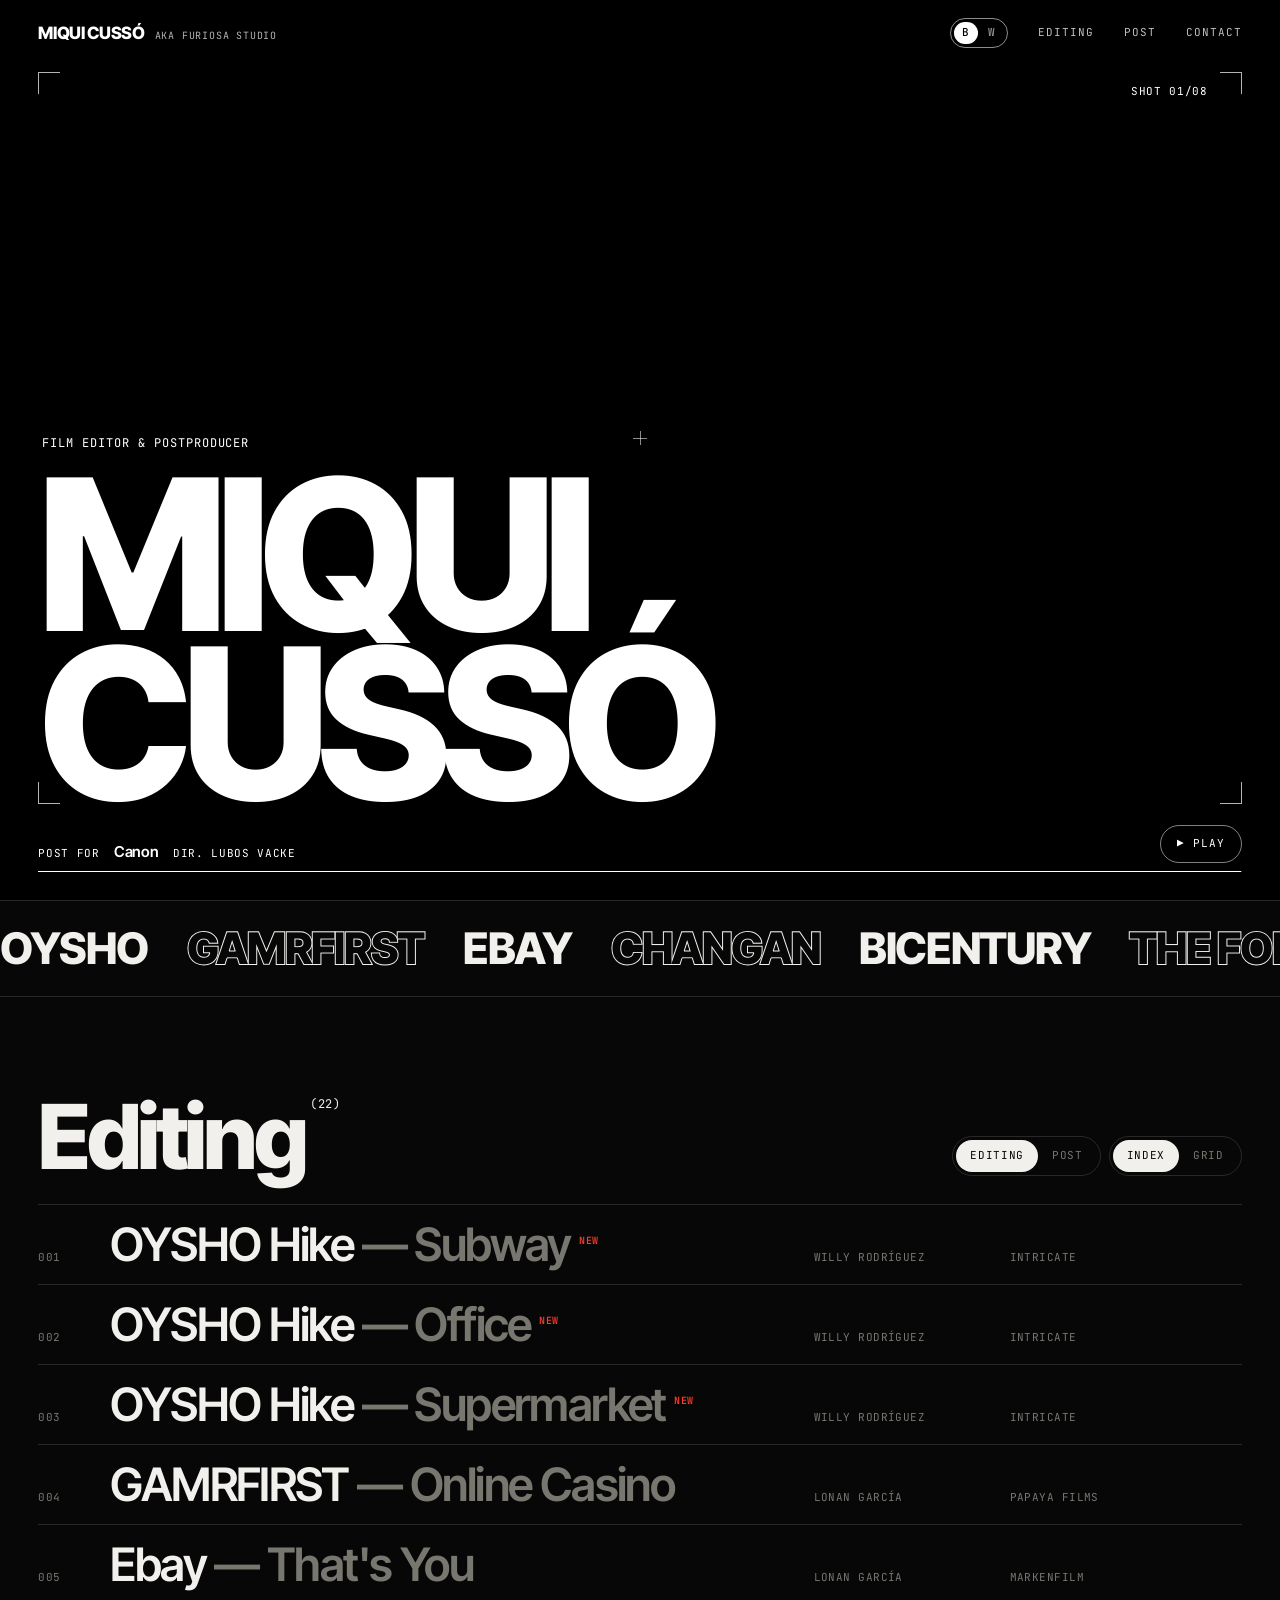
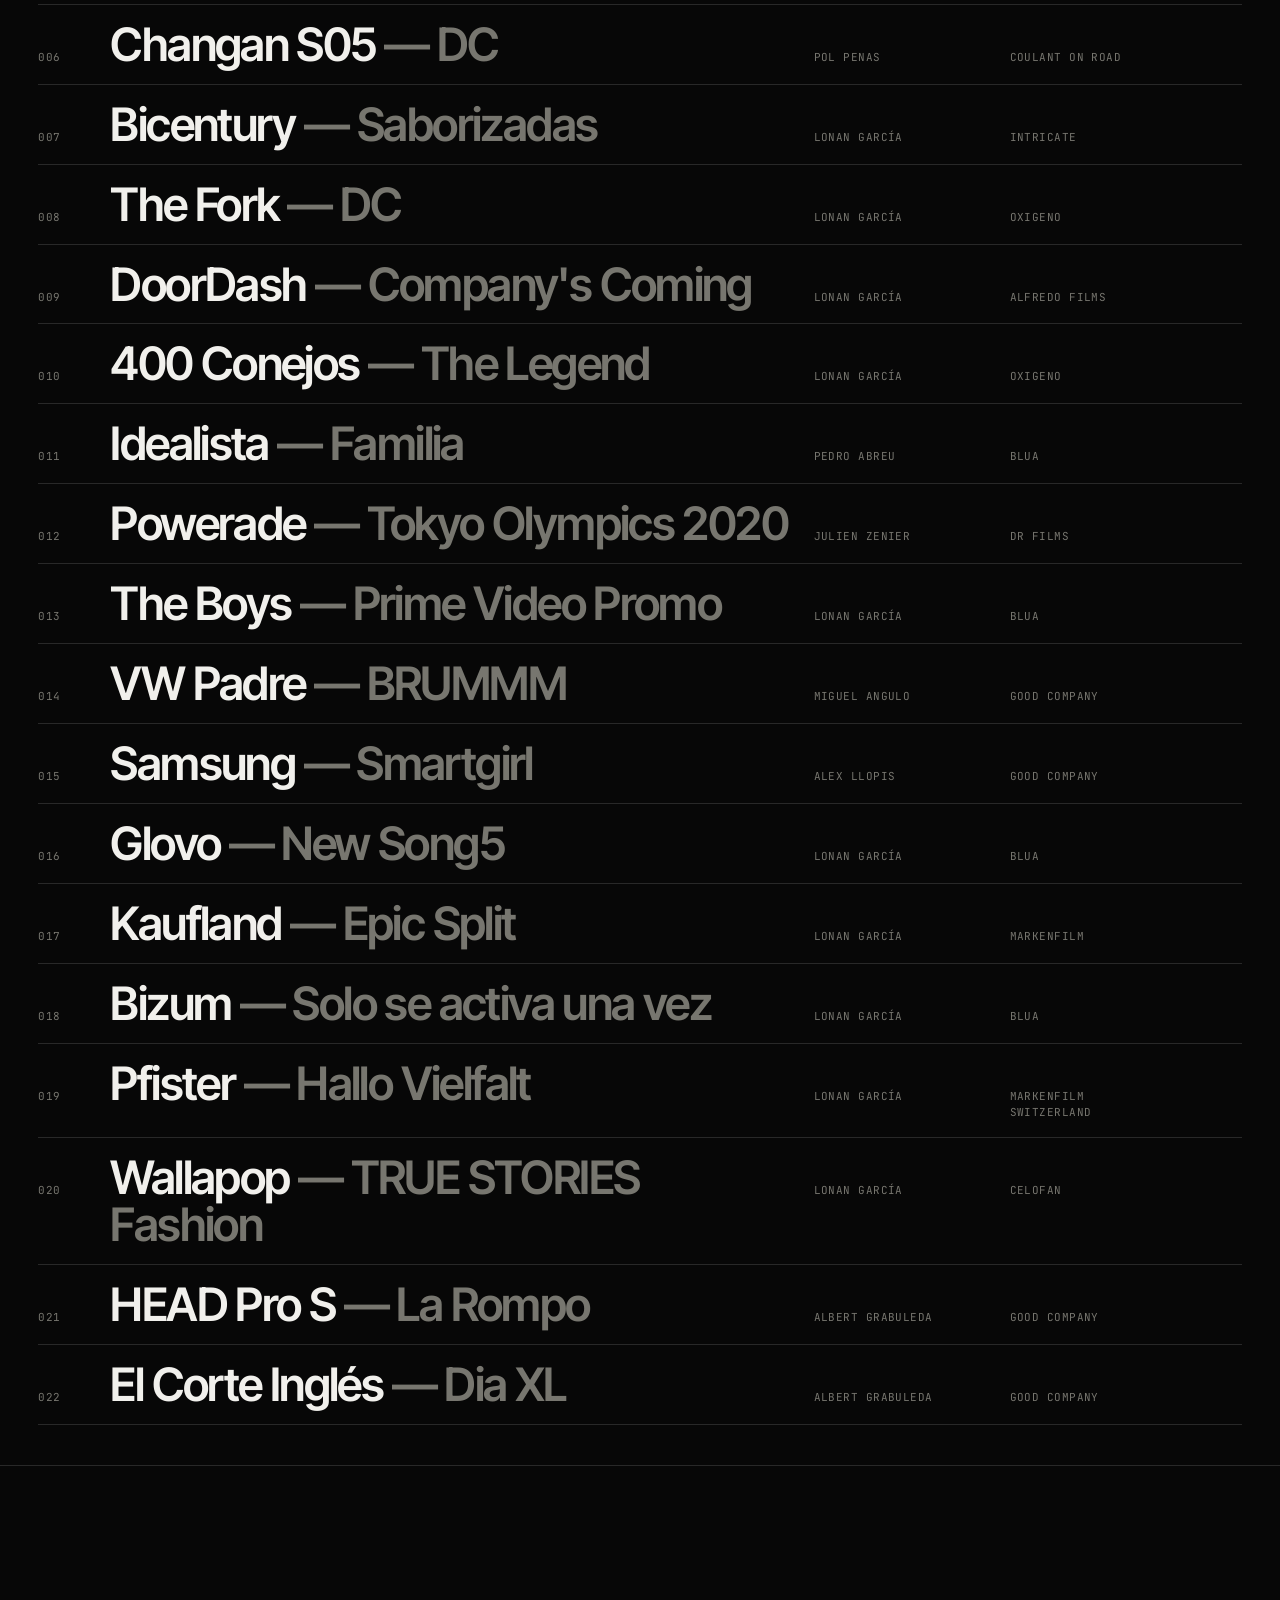
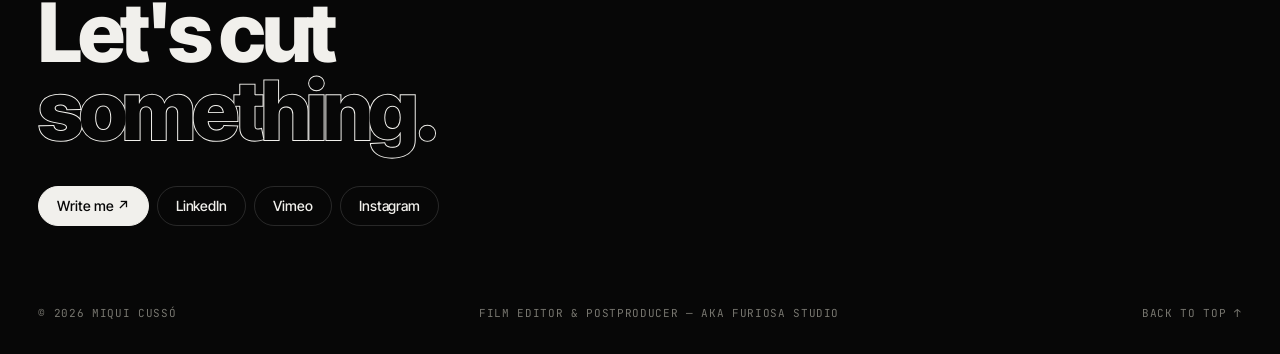
<file: contact/index.html>
<!DOCTYPE html>
<html lang="es">
<head>
  <meta charset="UTF-8">
  <meta name="viewport" content="width=device-width, initial-scale=1.0, viewport-fit=cover">
  <meta name="theme-color" content="#070707" id="themeColor">
  <title>Contact — MIQUI CUSSÓ</title>
  <meta name="description" content="Contacta con Miqui Cussó, montador de cine y postproductor freelance, para proyectos de edición, postproducción y acabado.">
  <link rel="canonical" href="https://miquelcusso-rgb.github.io/contact/">
  <meta property="og:type" content="profile">
  <meta property="og:title" content="Contact — MIQUI CUSSÓ">
  <meta property="og:description" content="Contacta con Miqui Cussó, montador de cine y postproductor freelance, para proyectos de edición, postproducción y acabado.">
  <meta property="og:url" content="https://miquelcusso-rgb.github.io/contact/">
  <meta property="og:image" content="https://miquelcusso-rgb.github.io/og-image.jpg?v=a04cc94a">
  <meta property="og:image:width" content="1200">
  <meta property="og:image:height" content="630">
  <meta property="og:image:alt" content="MIQUI CUSSÓ — Film Editor &amp; Postproducer">
  <meta property="og:site_name" content="Miqui Cussó — Portfolio">
  <meta name="twitter:card" content="summary_large_image">
  <meta name="twitter:title" content="Contact — MIQUI CUSSÓ">
  <meta name="twitter:description" content="Contacta con Miqui Cussó, montador de cine y postproductor freelance, para proyectos de edición, postproducción y acabado.">
  <meta name="twitter:image" content="https://miquelcusso-rgb.github.io/og-image.jpg?v=a04cc94a">
  <script type="application/ld+json">
  {"@context":"https://schema.org","@type":"ContactPage","name":"Contact — MIQUI CUSSÓ","url":"https://miquelcusso-rgb.github.io/contact/","inLanguage":"es","about":{"@type":"Person","name":"Miqui Cussó","url":"https://miquelcusso-rgb.github.io/","jobTitle":"Film Editor & Postproducer","knowsAbout":["Film editing","Post-production","Color grading","Video editing"],"sameAs":["https://www.linkedin.com/in/miquelcusso/","https://www.instagram.com/mikelkuss/","https://vimeo.com/showcase/8984756"]},"breadcrumb":{"@type":"BreadcrumbList","itemListElement":[{"@type":"ListItem","position":1,"name":"Editing","item":"https://miquelcusso-rgb.github.io/"},{"@type":"ListItem","position":2,"name":"Contact","item":"https://miquelcusso-rgb.github.io/contact/"}]}}
  </script>
  <link rel="icon" href="data:image/svg+xml,<svg xmlns='http://www.w3.org/2000/svg' viewBox='0 0 100 100'><text y='.9em' font-size='90'>✂</text></svg>">
  <link rel="preconnect" href="https://fonts.googleapis.com">
  <link rel="preconnect" href="https://fonts.gstatic.com" crossorigin>
  <link href="https://fonts.googleapis.com/css2?family=Inter+Tight:wght@400;500;600;800&family=JetBrains+Mono:wght@400;500&display=swap" rel="stylesheet">
  <script>try{if(localStorage.getItem('theme')==='light')document.documentElement.dataset.theme='light'}catch(e){}</script>
  <style>
    :root {
      --bg: #070707;
      --fg: #f1f0ec;
      --dim: #77766f;
      --line: rgba(241,240,236,0.14);
      --rec: #ff3b2f;
      --sans: 'Inter Tight', 'Helvetica Neue', Arial, sans-serif;
      --mono: 'JetBrains Mono', ui-monospace, Menlo, monospace;
      --pad: clamp(16px, 3vw, 40px);
      color-scheme: dark;
    }
    :root[data-theme="light"] {
      --bg: #f1f0ec;
      --fg: #0b0b0b;
      --dim: #8a8983;
      --line: rgba(11,11,11,0.14);
      color-scheme: light;
    }
    *, *::before, *::after { box-sizing: border-box; margin: 0; padding: 0; }
    html { -webkit-text-size-adjust: 100%; background: var(--bg); }
    body {
      background: var(--bg); color: var(--fg);
      font-family: var(--sans); font-size: 15px; line-height: 1.45;
      overflow-x: hidden;
      transition: background-color .3s, color .3s;
    }
    a { color: inherit; text-decoration: none; }
    button { font: inherit; color: inherit; background: none; border: 0; cursor: pointer; }
    :focus-visible { outline: 1px solid var(--rec); outline-offset: 3px; }
    .mono { font-family: var(--mono); font-size: 11px; letter-spacing: .06em; text-transform: uppercase; }

    /* ── HUD (cabecera fija, en diferencia sobre la imagen) ── */
    .hud {
      position: fixed; inset: 0 0 auto 0; z-index: 50;
      display: flex; justify-content: space-between; align-items: center;
      padding: 18px var(--pad);
      mix-blend-mode: difference; color: #fff;
    }
    .hud-brand { font-weight: 800; letter-spacing: -.02em; font-size: 17px; }
    .hud-brand span { font-family: var(--mono); font-weight: 400; font-size: 10px; letter-spacing: .08em; margin-left: 10px; opacity: .7; }
    .hud nav { display: flex; gap: clamp(14px, 2.4vw, 32px); align-items: center; }
    .hud nav a, .hud nav button { font-family: var(--mono); font-size: 11px; letter-spacing: .08em; text-transform: uppercase; opacity: .75; transition: opacity .2s; }
    .hud nav a:hover, .hud nav button:hover { opacity: 1; }
    .bw { display: inline-flex; gap: 2px; padding: 3px; border: 1px solid rgba(255,255,255,.55); border-radius: 999px; }
    .hud nav .bw { opacity: 1; }
    .bw span { display: inline-flex; align-items: center; justify-content: center; width: 24px; height: 22px; border-radius: 999px; font-weight: 500; letter-spacing: 0; transition: background .2s, color .2s; color: rgba(255,255,255,.6); }
    .bw .b { background: #fff; color: #000; }
    :root[data-theme="light"] .bw .b { background: transparent; color: rgba(255,255,255,.6); }
    :root[data-theme="light"] .bw .w { background: #fff; color: #000; }

    /* ── HERO ── */
    .hero { position: relative; height: 100svh; min-height: 520px; overflow: hidden; background: #000; color: #fff; }
    .shot {
      position: absolute; inset: -2px;
      background: #000 center / cover no-repeat;
      opacity: 0;
    }
    .shot.on { opacity: 1; animation: push 4.2s linear forwards; }
    @keyframes push { from { transform: scale(1.12); } to { transform: scale(1.0); } }
    .hero::after {
      content: ''; position: absolute; inset: 0; pointer-events: none;
      background:
        linear-gradient(to top, rgba(0,0,0,.75) 0%, rgba(0,0,0,0) 45%),
        linear-gradient(to bottom, rgba(0,0,0,.45) 0%, rgba(0,0,0,0) 25%);
    }
    .flash { position: absolute; inset: 0; background: #fff; opacity: 0; pointer-events: none; z-index: 2; }
    .flash.go { animation: flash .12s steps(1) 1; }
    @keyframes flash { 0% { opacity: .9; } 100% { opacity: 0; } }
    /* guías de encuadre */
    .guides { position: absolute; inset: 72px var(--pad) 96px; pointer-events: none; z-index: 3; }
    .guides i { position: absolute; width: 22px; height: 22px; border: 0 solid rgba(255,255,255,.7); }
    .guides i:nth-child(1) { top: 0; left: 0; border-top-width: 1px; border-left-width: 1px; }
    .guides i:nth-child(2) { top: 0; right: 0; border-top-width: 1px; border-right-width: 1px; }
    .guides i:nth-child(3) { bottom: 0; left: 0; border-bottom-width: 1px; border-left-width: 1px; }
    .guides i:nth-child(4) { bottom: 0; right: 0; border-bottom-width: 1px; border-right-width: 1px; }
    .guides b { position: absolute; left: 50%; top: 50%; width: 14px; height: 14px; transform: translate(-50%,-50%); }
    .guides b::before, .guides b::after { content: ''; position: absolute; background: rgba(255,255,255,.55); }
    .guides b::before { left: 50%; top: 0; bottom: 0; width: 1px; }
    .guides b::after { top: 50%; left: 0; right: 0; height: 1px; }
    .hero-meta { position: absolute; z-index: 4; top: 84px; left: calc(var(--pad) + 34px); right: calc(var(--pad) + 34px); display: flex; justify-content: flex-end; }
    @keyframes blink { 50% { opacity: 0; } }
    .hero-title {
      position: absolute; z-index: 4; left: var(--pad); right: var(--pad); bottom: 92px;
      font-weight: 800; letter-spacing: -.055em; line-height: .8;
      font-size: clamp(64px, 16.5vw, 300px);
      mix-blend-mode: difference; color: #fff;
      user-select: none;
    }
    .hero-title small { display: block; font-family: var(--mono); font-weight: 400; font-size: 12px; letter-spacing: .08em; text-transform: uppercase; margin: 0 0 18px 4px; line-height: 1.4; }
    .hero-bar {
      position: absolute; z-index: 4; left: var(--pad); right: var(--pad); bottom: 28px;
      display: grid; grid-template-columns: 1fr auto; gap: 8px 24px; align-items: end;
    }
    .hero-now { display: flex; gap: 14px; align-items: baseline; flex-wrap: wrap; }
    .hero-now strong { font-weight: 600; font-size: 15px; letter-spacing: -.01em; }
    .hero-play { display: inline-flex; align-items: center; gap: 10px; font-family: var(--mono); font-size: 11px; letter-spacing: .08em; text-transform: uppercase; padding: 10px 16px; border: 1px solid rgba(255,255,255,.5); border-radius: 999px; transition: background .2s, color .2s; color: #fff; }
    .hero-play:hover { background: #fff; color: #000; }
    .scrub { grid-column: 1 / -1; height: 1px; background: rgba(255,255,255,.25); position: relative; overflow: hidden; }
    .scrub i { position: absolute; inset: 0; background: #fff; transform-origin: left; transform: scaleX(0); }
    .scrub i.run { animation: scrub 4.2s linear forwards; }
    @keyframes scrub { to { transform: scaleX(1); } }

    /* ── TICKER de marcas ── */
    .ticker { border-block: 1px solid var(--line); overflow: hidden; white-space: nowrap; padding: 16px 0; }
    .ticker-track { display: inline-flex; animation: tick 60s linear infinite; }
    .ticker span { font-weight: 800; font-size: clamp(22px, 3.4vw, 44px); letter-spacing: -.03em; padding-right: .9em; text-transform: uppercase; }
    .ticker span:nth-child(even) { -webkit-text-stroke: 2px var(--fg); paint-order: stroke fill; color: var(--bg); }
    @keyframes tick { to { transform: translateX(-50%); } }

    /* ── WORK ── */
    .work { padding: clamp(48px, 8vw, 120px) var(--pad) 40px; }
    .work-head { display: flex; justify-content: space-between; align-items: end; gap: 24px; flex-wrap: wrap; margin-bottom: 28px; }
    .work-head h2 { font-weight: 800; font-size: clamp(40px, 7vw, 104px); letter-spacing: -.05em; line-height: .85; }
    .work-head h2 sup { font-family: var(--mono); font-weight: 400; font-size: 12px; letter-spacing: .06em; vertical-align: top; margin-left: 6px; }
    .controls { display: flex; gap: 8px; flex-wrap: wrap; position: sticky; top: 64px; }
    .seg { display: inline-flex; border: 1px solid var(--line); border-radius: 999px; padding: 3px; }
    .seg button { font-family: var(--mono); font-size: 11px; letter-spacing: .06em; text-transform: uppercase; padding: 8px 14px; border-radius: 999px; color: var(--dim); transition: color .2s, background .2s; }
    .seg button[aria-pressed="true"] { background: var(--fg); color: var(--bg); }

    /* Index */
    .index { list-style: none; border-top: 1px solid var(--line); }
    .row {
      display: grid; grid-template-columns: 56px 1fr 180px 160px 56px; gap: 16px; align-items: baseline;
      padding: 16px 0; border-bottom: 1px solid var(--line);
      transition: opacity .25s, padding .3s;
    }
    .row .t { font-weight: 600; font-size: clamp(22px, 3.6vw, 52px); letter-spacing: -.035em; line-height: 1.02; transition: transform .35s cubic-bezier(.2,.7,.2,1); }
    .row .t em { font-style: normal; color: var(--dim); }
    .row .n, .row .d, .row .c, .row .len { font-family: var(--mono); font-size: 11px; letter-spacing: .04em; text-transform: uppercase; color: var(--dim); }
    .row .len { text-align: right; }
    .row .thumb { display: none; }
    @media (hover: hover) {
      .index:hover .row { opacity: .28; }
      .index .row:hover { opacity: 1; }
      .row:hover .t { transform: translateX(14px); }
    }
    .is-new { font-family: var(--mono); font-size: 10px; color: var(--rec); letter-spacing: .08em; vertical-align: super; margin-left: 8px; }

    /* Peek: previsualización que sigue al cursor */
    .peek {
      position: fixed; z-index: 40; left: 0; top: 0; width: min(34vw, 520px); aspect-ratio: 16/9;
      pointer-events: none; overflow: hidden; background: #000 center / cover no-repeat;
      opacity: 0; transform: translate(6%, -50%) scale(.85);
      transition: opacity .25s, transform .35s cubic-bezier(.2,.7,.2,1);
    }
    .peek.show { opacity: 1; transform: translate(6%, -50%) scale(1); }
    .vid { position: absolute; inset: 0; opacity: 0; transition: opacity .4s; }
    .vid.playing { opacity: 1; }
    .vid iframe { position: absolute; top: 50%; left: 50%; width: 100%; height: 100%; transform: translate(-50%,-50%) scale(1.02); border: 0; }

    /* Grid (bento) */
    .mosaic {
      display: none; grid-template-columns: repeat(4, 1fr); grid-auto-flow: dense; gap: 6px;
      grid-auto-rows: calc((100vw - 2 * var(--pad) - 18px) / 4 * 0.5625);
    }
    .view-grid .mosaic { display: grid; }
    .view-grid .index { display: none; }
    .tile { position: relative; overflow: hidden; background: #111 center / cover no-repeat; }
    .tile:nth-child(6n+1) { grid-column: span 2; grid-row: span 2; }
    .tile:nth-child(6n+4) { grid-column: span 2; }
    .tile .bg { position: absolute; inset: 0; background: inherit; transition: transform .8s cubic-bezier(.2,.7,.2,1), filter .4s; }
    .tile:hover .bg { transform: scale(1.06); filter: brightness(.7); }
    .tile .cap { position: absolute; left: 12px; right: 12px; bottom: 10px; color: #fff; z-index: 2; display: flex; justify-content: space-between; gap: 10px; align-items: end; opacity: 0; transform: translateY(6px); transition: opacity .3s, transform .3s; }
    .tile .cap strong { font-weight: 600; font-size: 15px; letter-spacing: -.01em; line-height: 1.15; }
    .tile:hover .cap, .tile:focus-visible .cap { opacity: 1; transform: none; }
    .tile::after { content: ''; position: absolute; inset: 0; background: linear-gradient(to top, rgba(0,0,0,.7), transparent 55%); opacity: 0; transition: opacity .3s; z-index: 1; }
    .tile:hover::after { opacity: 1; }

    /* ── PLAYER ── */
    .player {
      position: fixed; inset: 0; z-index: 100; background: #000; color: #fff;
      display: grid; grid-template-rows: auto 1fr auto auto; opacity: 0; pointer-events: none; transition: opacity .3s;
    }
    .player.open { opacity: 1; pointer-events: auto; }
    .p-top { display: flex; justify-content: space-between; align-items: center; padding: 16px var(--pad); }
    .p-close { font-family: var(--mono); font-size: 11px; letter-spacing: .08em; text-transform: uppercase; opacity: .8; }
    .p-close:hover { opacity: 1; }
    .p-stage { display: flex; align-items: center; justify-content: center; padding: 0 var(--pad); min-height: 0; }
    .p-frame { position: relative; width: min(100%, calc((100svh - 260px) * 16 / 9)); aspect-ratio: 16/9; background: #0c0c0c; }
    .p-frame iframe { position: absolute; inset: 0; width: 100%; height: 100%; border: 0; }
    .p-info { display: grid; grid-template-columns: 1fr auto; gap: 16px; padding: 18px var(--pad) 12px; align-items: end; }
    .p-info h3 { font-weight: 800; font-size: clamp(24px, 3.4vw, 44px); letter-spacing: -.04em; line-height: 1; }
    .p-credits { display: flex; gap: 28px; flex-wrap: wrap; margin-top: 10px; }
    .p-credits div { font-size: 14px; }
    .p-credits span { display: block; color: #8d8c86; }
    .p-nav { display: flex; gap: 8px; }
    .p-nav button { font-family: var(--mono); font-size: 11px; letter-spacing: .06em; text-transform: uppercase; border: 1px solid rgba(255,255,255,.3); border-radius: 999px; padding: 10px 14px; transition: background .2s, color .2s; }
    .p-nav button:hover:not(:disabled) { background: #fff; color: #000; }
    .p-nav button:disabled { opacity: .25; cursor: default; }
    .p-nav kbd { font-family: inherit; opacity: .55; margin: 0 4px; }
    .strip { display: flex; gap: 4px; overflow-x: auto; padding: 10px var(--pad) 18px; scrollbar-width: none; }
    .strip::-webkit-scrollbar { display: none; }
    .strip button { flex: 0 0 auto; width: 120px; aspect-ratio: 16/9; background: #111 center / cover no-repeat; opacity: .35; transition: opacity .2s; position: relative; }
    .strip button:hover { opacity: .8; }
    .strip button.cur { opacity: 1; }
    .strip button.cur::after { content: ''; position: absolute; left: 0; right: 0; bottom: -6px; height: 2px; background: var(--rec); }

    /* ── CONTACT ── */
    .contact { padding: clamp(64px, 10vw, 140px) var(--pad) 56px; border-top: 1px solid var(--line); }
    .contact h2 { font-weight: 800; font-size: clamp(40px, 6.4vw, 112px); letter-spacing: -.055em; line-height: .95; }
    .contact h2 .out { -webkit-text-stroke: 2px var(--fg); paint-order: stroke fill; color: var(--bg); }
    .contact-row { display: flex; flex-wrap: wrap; gap: 8px; margin-top: 36px; align-items: center; }
    .pill { display: inline-flex; align-items: center; gap: 8px; height: 40px; padding: 0 18px; border: 1px solid var(--line); border-radius: 999px; font-weight: 500; font-size: 14px; letter-spacing: -.005em; transition: background .2s, color .2s, border-color .2s; }
    .pill:hover { border-color: var(--fg); }
    .pill.solid { background: var(--fg); color: var(--bg); border-color: var(--fg); }
    .pill.solid:hover { background: transparent; color: var(--fg); }
    .pill.social svg { display: none; width: 16px; height: 16px; fill: currentColor; }
    @media (max-width: 760px) {
      /* Móvil: Write me + 3 logos en una sola línea */
      .contact-row { flex-wrap: nowrap; gap: 10px; }
      .pill.solid { flex: 1 1 auto; justify-content: center; height: 44px; padding: 0 18px; white-space: nowrap; }
      .pill.social { flex: 0 0 auto; width: 44px; height: 44px; padding: 0; justify-content: center; }
      .pill.social span { display: none; }
      .pill.social svg { display: block; }
    }
    footer { display: flex; justify-content: space-between; gap: 16px; flex-wrap: wrap; padding: 24px var(--pad) 32px; color: var(--dim); }
    footer a:hover { color: var(--fg); }

    /* ── reveal al hacer scroll ── */
    .rv { opacity: 0; transform: translateY(24px); transition: opacity .8s, transform .8s cubic-bezier(.2,.7,.2,1); }
    .rv.in { opacity: 1; transform: none; }

    /* ── MÓVIL ── */
    @media (max-width: 760px) {
      .hud-brand span, .hud nav .hide-m { display: none; }
      .hud { padding: 16px; }
      .hud-brand { font-size: 14px; white-space: nowrap; }
      .hud nav { gap: 11px; }
      .hud nav a { font-size: 10px; letter-spacing: .04em; }
      .bw span { width: 21px; height: 20px; }
      .guides { inset: 64px 12px 120px; }
      .hero-meta { top: 76px; left: 28px; right: 28px; }
      .hero-title { bottom: 178px; }
      .guides { bottom: 170px; }
      .hero-bar { grid-template-columns: 1fr; }
      .row { grid-template-columns: 92px 1fr; gap: 4px 14px; padding: 12px 0; align-items: center; }
      .row .thumb { display: block; grid-row: span 3; width: 92px; aspect-ratio: 16/9; background: #111 center / cover no-repeat; }
      .row .n, .row .len { display: none; }
      .row .t { font-size: 19px; }
      .row .d, .row .c { font-size: 10px; }
      .mosaic { grid-template-columns: repeat(2, 1fr); grid-auto-rows: calc((100vw - 2 * var(--pad) - 6px) / 2 * 0.5625); }
      .tile:nth-child(6n+4) { grid-column: auto; }
      .tile .cap { opacity: 1; transform: none; }
      .tile::after { opacity: 1; }
      .controls { top: 56px; }
      .p-info { grid-template-columns: 1fr; }
      .strip button { width: 92px; }
    }
    @media (hover: none) { .peek { display: none; } }
    @media (prefers-reduced-motion: reduce) {
      .shot.on, .scrub i.run, .ticker-track { animation: none; }
      .rv { opacity: 1; transform: none; }
    }
  </style>
</head>
<body data-page="contact">

<header class="hud">
  <a class="hud-brand" href="/" data-nav="editing">MIQUI CUSSÓ<span>AKA FURIOSA STUDIO</span></a>
  <nav>
    <button class="bw" type="button" id="bw" aria-label="Switch to white"><span class="b">B</span><span class="w">W</span></button>
    <a href="/" data-nav="editing">Editing</a>
    <a href="/post/" data-nav="post">Post</a>
    <a href="/contact/" data-nav="contact">Contact</a>
  </nav>
</header>

<section class="hero" id="top" aria-label="Showreel">
  <div class="shot" id="shotA"></div>
  <div class="shot" id="shotB"></div>
  <div class="flash" id="flash"></div>
  <div class="guides" aria-hidden="true"><i></i><i></i><i></i><i></i><b></b></div>
  <div class="hero-meta mono" aria-hidden="true">
    <span class="fps">SHOT <span id="shotN">01</span>/<span id="shotT">08</span></span>
  </div>
  <h1 class="hero-title"><small>Film editor &amp; postproducer</small>MIQUI<br>CUSSÓ</h1>
  <div class="hero-bar">
    <div class="hero-now"><span class="mono" id="nowLabel">Cut for</span><strong id="nowTitle">—</strong><span class="mono" id="nowCred"></span></div>
    <button class="hero-play" type="button" id="heroPlay">▶ Play</button>
    <div class="scrub"><i id="scrub"></i></div>
  </div>
</section>

<div class="ticker" aria-hidden="true"><div class="ticker-track" id="ticker"></div></div>

<section class="work" id="work">
  <div class="work-head rv">
    <h2 id="workTitle">Editing<sup id="workCount"></sup></h2>
    <div class="controls">
      <div class="seg" role="group" aria-label="Section">
        <button type="button" data-set="editing" aria-pressed="true">Editing</button>
        <button type="button" data-set="post" aria-pressed="false">Post</button>
      </div>
      <div class="seg" role="group" aria-label="View">
        <button type="button" data-view="index" aria-pressed="true">Index</button>
        <button type="button" data-view="grid" aria-pressed="false">Grid</button>
      </div>
    </div>
  </div>
  <ol class="index" id="index">
<li><a class="row" href="?p=e20" data-id="e20"><span class="n">001</span><span class="t">OYSHO Hike — Subway</span><span class="d">Willy Rodríguez</span><span class="c">Intricate</span><span class="len"></span></a></li>
<li><a class="row" href="?p=e21" data-id="e21"><span class="n">002</span><span class="t">OYSHO Hike — Office</span><span class="d">Willy Rodríguez</span><span class="c">Intricate</span><span class="len"></span></a></li>
<li><a class="row" href="?p=e22" data-id="e22"><span class="n">003</span><span class="t">OYSHO Hike — Supermarket</span><span class="d">Willy Rodríguez</span><span class="c">Intricate</span><span class="len"></span></a></li>
<li><a class="row" href="?p=e01" data-id="e01"><span class="n">004</span><span class="t">GAMRFIRST — Online Casino</span><span class="d">Lonan García</span><span class="c">Papaya Films</span><span class="len"></span></a></li>
<li><a class="row" href="?p=e02" data-id="e02"><span class="n">005</span><span class="t">Ebay — That&#x27;s You</span><span class="d">Lonan García</span><span class="c">Markenfilm</span><span class="len"></span></a></li>
<li><a class="row" href="?p=e03" data-id="e03"><span class="n">006</span><span class="t">Changan S05 — DC</span><span class="d">Pol Penas</span><span class="c">Coulant on Road</span><span class="len"></span></a></li>
<li><a class="row" href="?p=e04" data-id="e04"><span class="n">007</span><span class="t">Bicentury — Saborizadas</span><span class="d">Lonan García</span><span class="c">Intricate</span><span class="len"></span></a></li>
<li><a class="row" href="?p=e05" data-id="e05"><span class="n">008</span><span class="t">The Fork — DC</span><span class="d">Lonan García</span><span class="c">Oxigeno</span><span class="len"></span></a></li>
<li><a class="row" href="?p=e06" data-id="e06"><span class="n">009</span><span class="t">DoorDash — Company&#x27;s Coming</span><span class="d">Lonan García</span><span class="c">Alfredo Films</span><span class="len"></span></a></li>
<li><a class="row" href="?p=e07" data-id="e07"><span class="n">010</span><span class="t">400 Conejos — The Legend</span><span class="d">Lonan García</span><span class="c">Oxigeno</span><span class="len"></span></a></li>
<li><a class="row" href="?p=e08" data-id="e08"><span class="n">011</span><span class="t">Idealista — Familia</span><span class="d">Pedro Abreu</span><span class="c">Blua</span><span class="len"></span></a></li>
<li><a class="row" href="?p=e09" data-id="e09"><span class="n">012</span><span class="t">Powerade — Tokyo Olympics 2020</span><span class="d">Julien Zenier</span><span class="c">DR Films</span><span class="len"></span></a></li>
<li><a class="row" href="?p=e10" data-id="e10"><span class="n">013</span><span class="t">The Boys — Prime Video Promo</span><span class="d">Lonan García</span><span class="c">Blua</span><span class="len"></span></a></li>
<li><a class="row" href="?p=e11" data-id="e11"><span class="n">014</span><span class="t">VW Padre — BRUMMM</span><span class="d">Miguel Angulo</span><span class="c">Good Company</span><span class="len"></span></a></li>
<li><a class="row" href="?p=e12" data-id="e12"><span class="n">015</span><span class="t">Samsung — Smartgirl</span><span class="d">Alex Llopis</span><span class="c">Good Company</span><span class="len"></span></a></li>
<li><a class="row" href="?p=e13" data-id="e13"><span class="n">016</span><span class="t">Glovo — New Song5</span><span class="d">Lonan García</span><span class="c">Blua</span><span class="len"></span></a></li>
<li><a class="row" href="?p=e14" data-id="e14"><span class="n">017</span><span class="t">Kaufland — Epic Split</span><span class="d">Lonan García</span><span class="c">Markenfilm</span><span class="len"></span></a></li>
<li><a class="row" href="?p=e15" data-id="e15"><span class="n">018</span><span class="t">Bizum — Solo se activa una vez</span><span class="d">Lonan García</span><span class="c">Blua</span><span class="len"></span></a></li>
<li><a class="row" href="?p=e16" data-id="e16"><span class="n">019</span><span class="t">Pfister — Hallo Vielfalt</span><span class="d">Lonan García</span><span class="c">Markenfilm Switzerland</span><span class="len"></span></a></li>
<li><a class="row" href="?p=e17" data-id="e17"><span class="n">020</span><span class="t">Wallapop — TRUE STORIES Fashion</span><span class="d">Lonan García</span><span class="c">Celofan</span><span class="len"></span></a></li>
<li><a class="row" href="?p=e18" data-id="e18"><span class="n">021</span><span class="t">HEAD Pro S — La Rompo</span><span class="d">Albert Grabuleda</span><span class="c">Good Company</span><span class="len"></span></a></li>
<li><a class="row" href="?p=e19" data-id="e19"><span class="n">022</span><span class="t">El Corte Inglés — Dia XL</span><span class="d">Albert Grabuleda</span><span class="c">Good Company</span><span class="len"></span></a></li>
  </ol>
  <div class="mosaic" id="mosaic"></div>
</section>

<section class="contact" id="contact">
  <h2 class="rv">Let's cut<br><span class="out">something.</span></h2>
  <div class="contact-row rv">
    <a class="pill solid" href="#" id="mailBtn">Write me ↗</a>
    <a class="pill social" href="https://www.linkedin.com/in/miquelcusso/" target="_blank" rel="noopener" aria-label="LinkedIn"><svg aria-hidden="true" viewBox="0 0 24 24" xmlns="http://www.w3.org/2000/svg"><path d="M20.447 20.452h-3.554v-5.569c0-1.328-.027-3.037-1.852-3.037-1.853 0-2.136 1.445-2.136 2.939v5.667H9.351V9h3.414v1.561h.046c.477-.9 1.637-1.85 3.37-1.85 3.601 0 4.267 2.37 4.267 5.455v6.286zM5.337 7.433c-1.144 0-2.063-.926-2.063-2.065 0-1.138.92-2.063 2.063-2.063 1.14 0 2.064.925 2.064 2.063 0 1.139-.925 2.065-2.064 2.065zm1.782 13.019H3.555V9h3.564v11.452zM22.225 0H1.771C.792 0 0 .774 0 1.729v20.542C0 23.227.792 24 1.771 24h20.451C23.2 24 24 23.227 24 22.271V1.729C24 .774 23.2 0 22.222 0h.003z"/></svg><span>LinkedIn</span></a>
    <a class="pill social" href="https://vimeo.com/showcase/8984756" target="_blank" rel="noopener" aria-label="Vimeo"><svg aria-hidden="true" viewBox="0 0 24 24" xmlns="http://www.w3.org/2000/svg"><path d="M23.977 6.416c-.105 2.338-1.739 5.543-4.894 9.609-3.268 4.247-6.026 6.37-8.29 6.37-1.409 0-2.578-1.294-3.553-3.881L5.322 12.5C4.603 9.913 3.83 8.619 3 8.619c-.13 0-.58.27-1.354.81L.748 8.132c.852-.749 1.684-1.498 2.498-2.247C4.523 4.8 5.584 4.112 6.39 4.04c2.06-.198 3.332 1.208 3.81 4.218.515 3.25.872 5.274 1.072 6.07.595 2.707 1.248 4.06 1.963 4.06.556 0 1.391-.876 2.504-2.628 1.113-1.751 1.71-3.082 1.79-3.991.159-1.507-.435-2.261-1.79-2.261-.637 0-1.294.146-1.963.44 1.305-4.277 3.797-6.354 7.474-6.229 2.725.085 4.007 1.847 3.727 5.287z"/></svg><span>Vimeo</span></a>
    <a class="pill social" href="https://www.instagram.com/mikelkuss/" target="_blank" rel="noopener" aria-label="Instagram"><svg aria-hidden="true" viewBox="0 0 24 24" xmlns="http://www.w3.org/2000/svg"><path d="M12 2.163c3.204 0 3.584.012 4.85.07 3.252.148 4.771 1.691 4.919 4.919.058 1.265.069 1.645.069 4.849 0 3.205-.012 3.584-.069 4.849-.149 3.225-1.664 4.771-4.919 4.919-1.266.058-1.644.07-4.85.07-3.204 0-3.584-.012-4.849-.07-3.26-.149-4.771-1.699-4.919-4.92-.058-1.265-.07-1.644-.07-4.849 0-3.204.013-3.583.07-4.849.149-3.227 1.664-4.771 4.919-4.919 1.266-.057 1.645-.069 4.849-.069zm0-2.163c-3.259 0-3.667.014-4.947.072-4.358.2-6.78 2.618-6.98 6.98-.059 1.281-.073 1.689-.073 4.948 0 3.259.014 3.668.072 4.948.2 4.358 2.618 6.78 6.98 6.98 1.281.058 1.689.072 4.948.072 3.259 0 3.668-.014 4.948-.072 4.354-.2 6.782-2.618 6.979-6.98.059-1.28.073-1.689.073-4.948 0-3.259-.014-3.667-.072-4.947-.196-4.354-2.617-6.78-6.979-6.98-1.281-.059-1.69-.073-4.949-.073zm0 5.838c-3.403 0-6.162 2.759-6.162 6.162s2.759 6.163 6.162 6.163 6.162-2.759 6.162-6.163c0-3.403-2.759-6.162-6.162-6.162zm0 10.162c-2.209 0-4-1.79-4-4 0-2.209 1.791-4 4-4s4 1.791 4 4c0 2.21-1.791 4-4 4zm6.406-11.845c-.796 0-1.441.645-1.441 1.44s.645 1.44 1.441 1.44c.795 0 1.439-.645 1.439-1.44s-.644-1.44-1.439-1.44z"/></svg><span>Instagram</span></a>
  </div>
</section>

<footer class="mono">
  <span>© 2026 Miqui Cussó</span>
  <span>Film editor &amp; postproducer — aka Furiosa Studio</span>
  <a href="#top">Back to top ↑</a>
</footer>

<div class="peek" id="peek" aria-hidden="true"></div>

<div class="player" id="player" role="dialog" aria-modal="true" aria-label="Video player">
  <div class="p-top mono">
    <span><span id="pIdx">01</span> / <span id="pTot">22</span> — <span id="pSet">Editing</span></span>
    <button class="p-close" type="button" id="pClose">Close <kbd>esc</kbd> ✕</button>
  </div>
  <div class="p-stage"><div class="p-frame"><iframe id="pFrame" title="Video" allow="autoplay; fullscreen; picture-in-picture" allowfullscreen></iframe></div></div>
  <div class="p-info">
    <div>
      <h3 id="pTitle"></h3>
      <div class="p-credits" id="pCredits"></div>
    </div>
    <div class="p-nav">
      <button type="button" id="pPrev"><kbd>J</kbd>← Prev</button>
      <button type="button" id="pNext">Next →<kbd>L</kbd></button>
    </div>
  </div>
  <div class="strip" id="strip"></div>
</div>

<script src="/assets/projects.js?v=d5d3bb48"></script>
<script src="/assets/thumbs.js?v=4d26ec79"></script>
<script src="https://player.vimeo.com/api/player.js" async id="vimeoSdk"></script>
<script>
(() => {
  const P = window.PROJECTS;
  const $ = id => document.getElementById(id);
  const reduced = matchMedia('(prefers-reduced-motion: reduce)').matches;
  const canHover = matchMedia('(hover: hover)').matches;
  const NEW = new Set(['e20', 'e21', 'e22']);
  const all = [...P.editing.map(p => ({ ...p, set: 'editing' })), ...P.post.map(p => ({ ...p, set: 'post' }))];
  const byId = Object.fromEntries(all.map(p => [p.id, p]));

  // ── Metadatos de Vimeo (miniatura grande + duración) vía oEmbed, con caché ──
  const meta = {};
  let cache = {};
  try { cache = JSON.parse(sessionStorage.getItem('vmeta') || '{}'); } catch (e) {}
  const vimeoUrl = p => `https://vimeo.com/${p.vimeo_id}${p.vimeo_hash ? '/' + p.vimeo_hash : ''}`;
  const thumb = p => p.thumbnail || (window.THUMBS || {})[p.vimeo_id] || (meta[p.vimeo_id] && meta[p.vimeo_id].thumb) || `https://vumbnail.com/${p.vimeo_id}.jpg`;
  // Versión grande para la portada a pantalla completa
  const big = p => thumb(p).replace(/-d_\d+(x\d+)?/, "-d_1920");
  const isPlaceholder = p => /\/default-/.test(thumb(p));
  const dur = p => {
    const s = meta[p.vimeo_id] && meta[p.vimeo_id].duration;
    return s ? `${Math.floor(s / 60)}:${String(s % 60).padStart(2, '0')}` : '';
  };
  function loadMeta() {
    const ids = [...new Map(all.map(p => [p.vimeo_id, p])).values()];
    return Promise.all(ids.map(p => {
      if (cache[p.vimeo_id]) { meta[p.vimeo_id] = cache[p.vimeo_id]; return; }
      return fetch(`https://vimeo.com/api/oembed.json?url=${encodeURIComponent(vimeoUrl(p))}&width=1280`)
        .then(r => r.ok ? r.json() : null)
        .then(d => {
          if (!d) return;
          const m = { thumb: d.thumbnail_url && !/\/default-/.test(d.thumbnail_url) ? d.thumbnail_url : null, duration: d.duration };
          if (!m.thumb) delete m.thumb;
          meta[p.vimeo_id] = m;
          if (m.thumb) cache[p.vimeo_id] = m; // no cachear placeholders: la miniatura puede aparecer luego
        }).catch(() => {});
    })).then(() => { try { sessionStorage.setItem('vmeta', JSON.stringify(cache)); } catch (e) {} });
  }

  // ── Vídeo en bucle silenciado (solo si Vimeo confirma que reproduce) ──
  function attachVideo(host, p) {
    if (!window.Vimeo || !window.Vimeo.Player) return null;
    const box = document.createElement('div');
    box.className = 'vid';
    host.appendChild(box);
    let player;
    try {
      player = new Vimeo.Player(box, { url: vimeoUrl(p), background: true, muted: true, loop: true, dnt: true, autopause: false });
      player.on('timeupdate', function once(d) {
        if (d.seconds > 0.1) { box.classList.add('playing'); player.off('timeupdate', once); }
      });
      player.ready().catch(() => box.remove());
    } catch (e) { box.remove(); return null; }
    return () => { try { player.destroy(); } catch (e) {} box.remove(); };
  }

  // ── HERO: montaje de planos con corte seco ──
  let reel = [], shot = -1, front = $('shotA'), back = $('shotB'), heroTimer;
  function cut() {
    if (!reel.length) return;
    shot = (shot + 1) % reel.length;
    const p = reel[shot];
    back.style.backgroundImage = `url("${big(p)}")`;
    back.classList.remove('on'); void back.offsetWidth; back.classList.add('on');
    front.classList.remove('on');
    [front, back] = [back, front];
    if (!reduced && shot % 3 === 2) { const fl = $('flash'); fl.classList.remove('go'); void fl.offsetWidth; fl.classList.add('go'); }
    $('shotN').textContent = String(shot + 1).padStart(2, '0');
    $('nowLabel').textContent = p.set === 'post' ? 'Post for' : 'Cut for';
    $('nowTitle').textContent = p.titulo;
    $('nowCred').textContent = p.director && p.director !== '—' ? 'dir. ' + p.director : '';
    const sc = $('scrub'); sc.classList.remove('run'); void sc.offsetWidth; sc.classList.add('run');
  }
  // Portada: 8 planos al azar en cada visita, elegidos de la mitad superior de
  // Editing y de Post (lo más reciente) y nunca de hace más de 5 años
  // (fecha de subida a Vimeo, en assets/thumbs.js → VDATES).
  let heroPool = null;
  function pickReel() {
    if (heroPool) return heroPool;
    const dates = window.VDATES || {};
    const cutoff = new Date(); cutoff.setFullYear(cutoff.getFullYear() - 5);
    const recent = p => !dates[p.vimeo_id] || new Date(dates[p.vimeo_id]) >= cutoff;
    const top = s => P[s].slice(0, Math.ceil(P[s].length / 2)).map(p => ({ ...p, set: s }));
    const seen = new Set();
    const pool = [...top('editing'), ...top('post')]
      .filter(p => recent(p) && !isPlaceholder(p) && !seen.has(p.vimeo_id) && seen.add(p.vimeo_id));
    for (let i = pool.length - 1; i > 0; i--) { const j = Math.floor(Math.random() * (i + 1)); [pool[i], pool[j]] = [pool[j], pool[i]]; }
    heroPool = pool.slice(0, 8);
    return heroPool;
  }
  function startHero() {
    clearInterval(heroTimer); shot = -1;
    reel = pickReel();
    if (!reel.length) reel = all.slice(0, 8);
    $('shotT').textContent = String(reel.length).padStart(2, '0');
    reel.forEach(p => { const i = new Image(); i.src = big(p); });
    cut();
    if (!reduced) heroTimer = setInterval(cut, 4200);
  }
  $('heroPlay').addEventListener('click', () => { const p = reel[shot]; if (p) openPlayer(p.set, p.id, true); });

  // ── Ticker de marcas ──
  function buildTicker() {
    const brands = window.BRANDS || [...new Set(all.map(p => p.titulo.split(' — ')[0].trim()))];
    const html = brands.map(b => `<span>${b}</span>`).join('');
    $('ticker').innerHTML = html + html;
  }

  // ── WORK: índice + mosaico ──
  const PAGE = document.body.dataset.page || 'editing';
  const PATHS = { editing: '/', post: '/post/', contact: '/contact/' };
  const TITLES = { editing: 'MIQUI CUSSÓ — Film Editor & Postproducer', post: 'Post-production — MIQUI CUSSÓ', contact: 'Contact — MIQUI CUSSÓ' };
  let pageTitle = document.title;
  let set = PAGE === 'post' ? 'post' : 'editing';
  function goPath(key, push) {
    pageTitle = TITLES[key]; document.title = pageTitle;
    if (location.pathname !== PATHS[key] || location.search) history[push ? 'pushState' : 'replaceState']({}, '', PATHS[key]);
  }
  const esc = s => String(s).replace(/[&<>"]/g, c => ({ '&': '&amp;', '<': '&lt;', '>': '&gt;', '"': '&quot;' }[c]));
  function titleHtml(p) {
    const [a, b] = p.titulo.split(' — ');
    return esc(a) + (b ? ` <em>— ${esc(b)}</em>` : '') + (NEW.has(p.id) ? '<span class="is-new">NEW</span>' : '');
  }
  function renderWork() {
    const list = P[set];
    $('workTitle').firstChild.textContent = set === 'editing' ? 'Editing' : 'Post';
    $('workCount').textContent = '(' + list.length + ')';
    $('index').innerHTML = list.map((p, i) => `
      <li><a class="row" href="?p=${p.id}" data-id="${p.id}">
        <span class="thumb" style="background-image:url('${thumb(p)}')"></span>
        <span class="n">${String(i + 1).padStart(3, '0')}</span>
        <span class="t">${titleHtml(p)}</span>
        <span class="d">${esc(p.director || '—')}</span>
        <span class="c">${esc(set === 'post' && p.posthouse ? p.posthouse : p.production || '—')}</span>
        <span class="len">${dur(p)}</span>
      </a></li>`).join('');
    $('mosaic').innerHTML = list.map(p => `
      <a class="tile" href="?p=${p.id}" data-id="${p.id}" style="background-image:url('${thumb(p)}')">
        <span class="bg"></span>
        <span class="cap"><strong>${esc(p.titulo)}</strong><span class="mono">${dur(p)}</span></span>
      </a>`).join('');
    document.querySelectorAll('[data-set]').forEach(b => b.setAttribute('aria-pressed', String(b.dataset.set === set)));
  }
  function setSet(s) { if (s === set) return; set = s; renderWork(); }
  document.querySelectorAll('[data-set]').forEach(b => b.addEventListener('click', () => { setSet(b.dataset.set); goPath(b.dataset.set, false); }));
  document.querySelectorAll('[data-view]').forEach(b => b.addEventListener('click', () => {
    $('work').classList.toggle('view-grid', b.dataset.view === 'grid');
    document.querySelectorAll('[data-view]').forEach(x => x.setAttribute('aria-pressed', String(x === b)));
  }));
  document.querySelectorAll('[data-nav]').forEach(a => a.addEventListener('click', e => {
    if (e.metaKey || e.ctrlKey || e.shiftKey) return;
    e.preventDefault();
    const k = a.dataset.nav;
    if (a.classList.contains('hud-brand')) { goPath(set === 'post' ? 'post' : 'editing', true); scrollTo({ top: 0, behavior: 'smooth' }); return; }
    if (k !== 'contact') setSet(k);
    goPath(k, true);
    $(k === 'contact' ? 'contact' : 'work').scrollIntoView({ behavior: 'smooth' });
  }));

  // Clic en un trabajo → reproductor (Cmd/Ctrl-clic abre en pestaña nueva)
  $('work').addEventListener('click', e => {
    const a = e.target.closest('[data-id]');
    if (!a || e.metaKey || e.ctrlKey || e.shiftKey) return;
    e.preventDefault();
    openPlayer(set, a.dataset.id, true);
  });

  // ── Peek que sigue al cursor sobre el índice ──
  const peek = $('peek');
  let px = 0, py = 0, tx = 0, ty = 0, peekId = null, peekOff = null, peekTimer = null;
  (function follow() { px += (tx - px) * .16; py += (ty - py) * .16; peek.style.left = px + 'px'; peek.style.top = py + 'px'; requestAnimationFrame(follow); })();
  if (canHover) {
    $('index').addEventListener('mousemove', e => { tx = e.clientX; ty = e.clientY; });
    $('index').addEventListener('mouseover', e => {
      const a = e.target.closest('.row'); if (!a || a.dataset.id === peekId) return;
      peekId = a.dataset.id;
      const p = P[set].find(x => x.id === peekId);
      if (peekOff) { peekOff(); peekOff = null; }
      clearTimeout(peekTimer);
      peek.style.backgroundImage = `url("${thumb(p)}")`;
      if (!peek.classList.contains('show')) { px = tx; py = ty; }
      peek.classList.add('show');
      peekTimer = setTimeout(() => { peekOff = attachVideo(peek, p); }, 450);
    });
    $('index').addEventListener('mouseleave', () => {
      peek.classList.remove('show'); peekId = null; clearTimeout(peekTimer);
      if (peekOff) { peekOff(); peekOff = null; }
    });
    // Mosaico: vídeo dentro de la tesela al pasar el ratón
    let tileOff = null, tileTimer = null;
    $('mosaic').addEventListener('mouseover', e => {
      const t = e.target.closest('.tile'); if (!t || t.dataset.live) return;
      document.querySelectorAll('.tile[data-live]').forEach(x => delete x.dataset.live);
      if (tileOff) { tileOff(); tileOff = null; }
      clearTimeout(tileTimer);
      t.dataset.live = '1';
      const p = P[set].find(x => x.id === t.dataset.id);
      tileTimer = setTimeout(() => { tileOff = attachVideo(t, p); }, 450);
    });
    $('mosaic').addEventListener('mouseleave', () => {
      clearTimeout(tileTimer); if (tileOff) { tileOff(); tileOff = null; }
      document.querySelectorAll('.tile[data-live]').forEach(x => delete x.dataset.live);
    });
  }

  // ── PLAYER ──
  let pSet = 'editing', pId = null;
  function embed(p) {
    const h = p.vimeo_hash ? `h=${p.vimeo_hash}&` : '';
    return `https://player.vimeo.com/video/${p.vimeo_id}?${h}autoplay=1&color=ff3b2f&title=0&byline=0&portrait=0&dnt=1`;
  }
  function openPlayer(s, id, push) {
    const list = P[s]; const i = list.findIndex(x => x.id === id); if (i < 0) return;
    const p = list[i]; pSet = s; pId = id;
    $('pFrame').src = embed(p);
    $('pTitle').textContent = p.titulo;
    const cred = [['Director', p.director], ['Prod Co', p.production]];
    if (s === 'post' && p.posthouse && p.posthouse !== '—') cred.push(['Post House', p.posthouse]);
    $('pCredits').innerHTML = cred.map(([k, v]) => `<div><span class="mono">${k}</span>${esc(v || '—')}</div>`).join('');
    $('pIdx').textContent = String(i + 1).padStart(2, '0');
    $('pTot').textContent = String(list.length).padStart(2, '0');
    $('pSet').textContent = s === 'editing' ? 'Editing' : 'Post';
    $('pPrev').disabled = i === 0; $('pNext').disabled = i === list.length - 1;
    $('strip').innerHTML = list.map(x => `<button type="button" data-id="${x.id}" class="${x.id === id ? 'cur' : ''}" style="background-image:url('${thumb(x)}')" aria-label="${esc(x.titulo)}"></button>`).join('');
    const cur = $('strip').querySelector('.cur'); if (cur) cur.scrollIntoView({ inline: 'center', block: 'nearest' });
    $('player').classList.add('open');
    document.body.style.overflow = 'hidden';
    document.title = p.titulo + ' — Miqui Cussó';
    if (push) history.pushState({ p: id }, '', '?p=' + id);
    clearInterval(heroTimer);
  }
  function closePlayer(push) {
    $('player').classList.remove('open');
    $('pFrame').src = 'about:blank';
    document.body.style.overflow = '';
    document.title = pageTitle;
    if (push) history.pushState({}, '', location.pathname);
    if (!reduced) { clearInterval(heroTimer); heroTimer = setInterval(cut, 4200); }
  }
  function step(d) { const list = P[pSet]; const i = list.findIndex(x => x.id === pId); const n = list[i + d]; if (n) openPlayer(pSet, n.id, true); }
  $('pClose').addEventListener('click', () => closePlayer(true));
  $('pPrev').addEventListener('click', () => step(-1));
  $('pNext').addEventListener('click', () => step(1));
  $('strip').addEventListener('click', e => { const b = e.target.closest('[data-id]'); if (b) openPlayer(pSet, b.dataset.id, true); });
  document.addEventListener('keydown', e => {
    if (!$('player').classList.contains('open')) return;
    if (e.key === 'Escape') closePlayer(true);
    if (e.key === 'j' || e.key === 'J' || e.key === 'ArrowLeft') step(-1);
    if (e.key === 'l' || e.key === 'L' || e.key === 'ArrowRight') step(1);
  });
  function route() {
    const id = new URLSearchParams(location.search).get('p');
    const p = id && byId[id];
    if (p) { set = p.set; renderWork(); openPlayer(p.set, id, false); }
    else if ($('player').classList.contains('open')) closePlayer(false);
  }
  addEventListener('popstate', route);

  // ── Tema B W ──
  function syncBw() { const l = document.documentElement.dataset.theme === 'light'; $('themeColor').setAttribute('content', l ? '#f1f0ec' : '#070707'); $('bw').setAttribute('aria-label', l ? 'Switch to black' : 'Switch to white'); }
  $('bw').addEventListener('click', () => {
    const l = document.documentElement.dataset.theme !== 'light';
    document.documentElement.dataset.theme = l ? 'light' : 'dark';
    try { localStorage.setItem('theme', l ? 'light' : 'dark'); } catch (e) {}
    syncBw();
  });
  syncBw();

  // ── Email ensamblado en runtime ──
  $('mailBtn').addEventListener('click', e => {
    e.preventDefault();
    location.href = 'mailto:' + ['miquelcusso', String.fromCharCode(64), 'gmail', '.', 'com'].join('') + '?subject=' + encodeURIComponent('Project — via portfolio');
  });

  // ── Reveal ──
  const io = new IntersectionObserver(es => es.forEach(en => { if (en.isIntersecting) { en.target.classList.add('in'); io.unobserve(en.target); } }), { threshold: .15 });
  document.querySelectorAll('.rv').forEach(el => io.observe(el));

  // ── Arranque ──
  buildTicker();
  renderWork();
  route();
  if (!new URLSearchParams(location.search).get('p') && PAGE !== 'editing') {
    if ('scrollRestoration' in history) history.scrollRestoration = 'manual';
    const land = () => $(PAGE === 'contact' ? 'contact' : 'work').scrollIntoView();
    setTimeout(land, 0);
    addEventListener('load', land, { once: true }); // tras cargar fuentes e imágenes, por si se movió el layout
  }
  startHero(); // arranca ya con miniaturas básicas…
  loadMeta().then(() => { renderWork(); if (!$('player').classList.contains('open')) startHero(); }); // …y pasa a las de alta resolución
})();
</script>
</body>
</html>
</file>
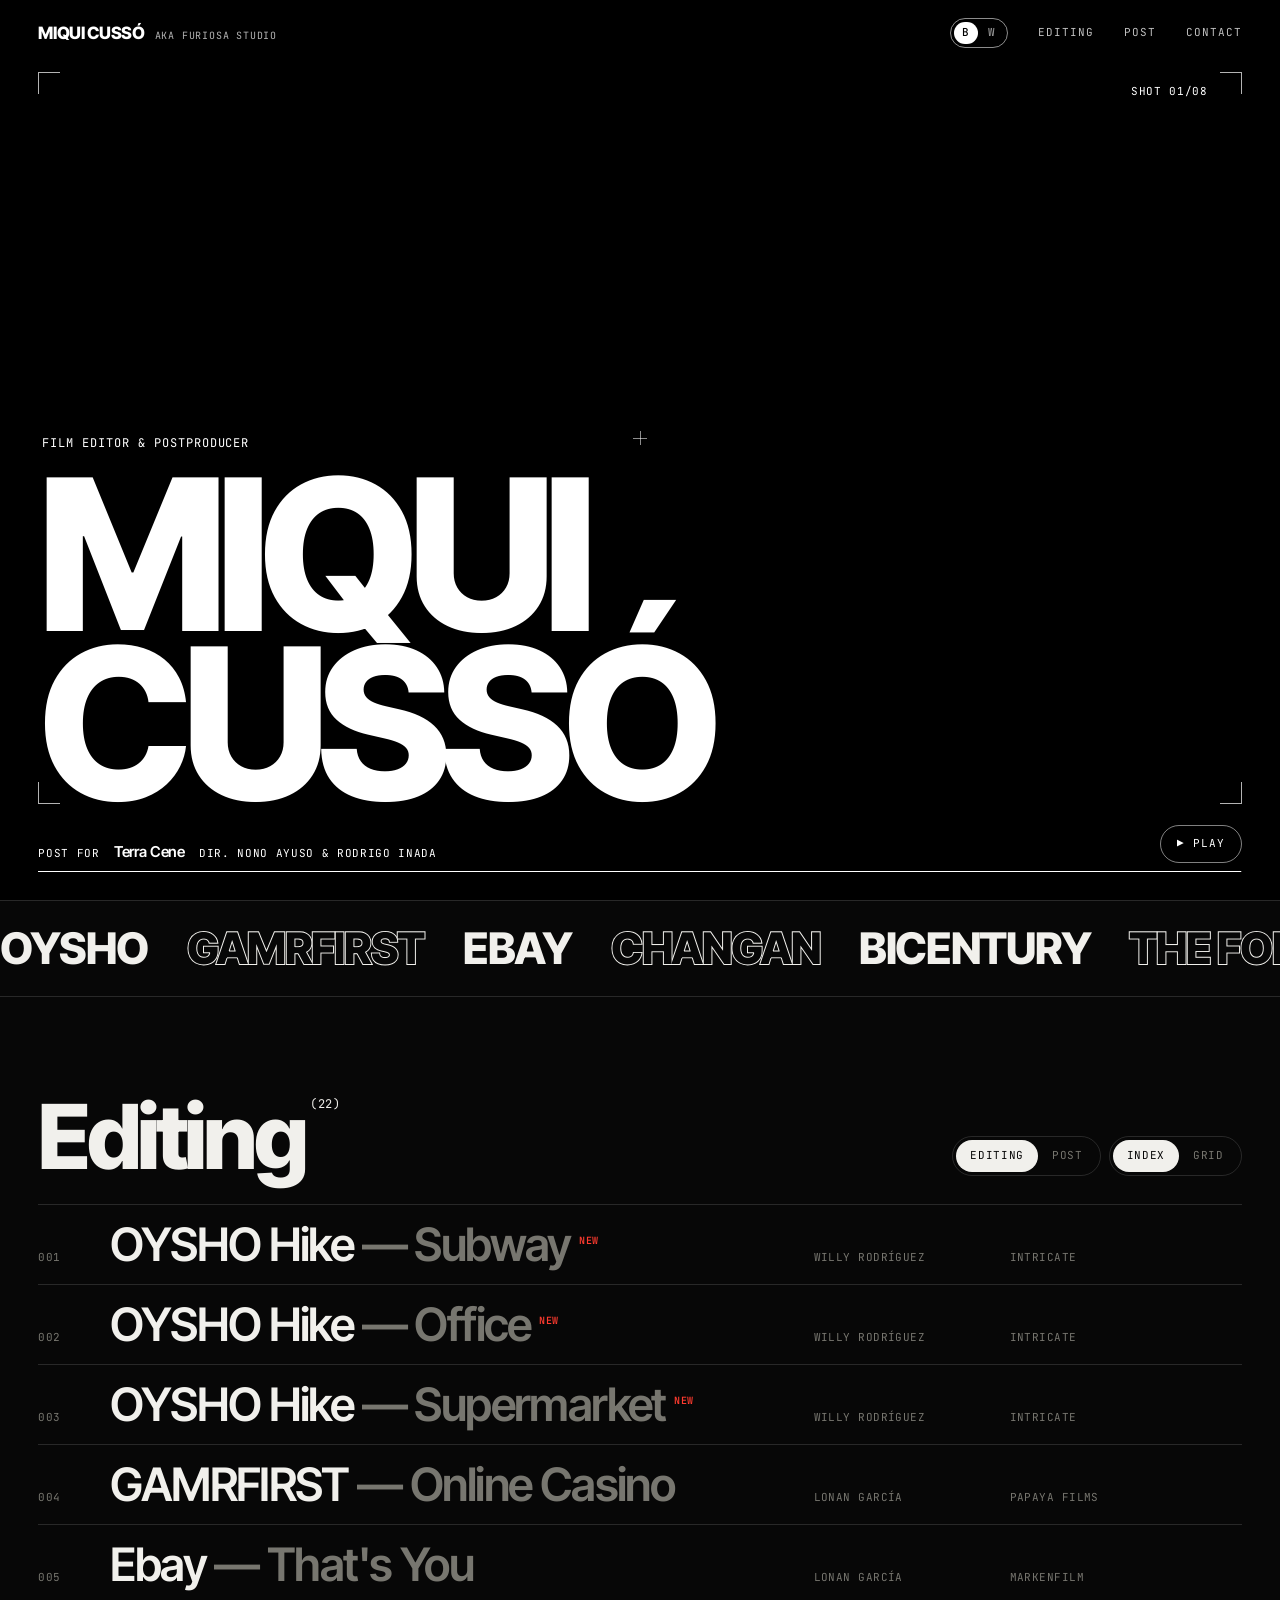
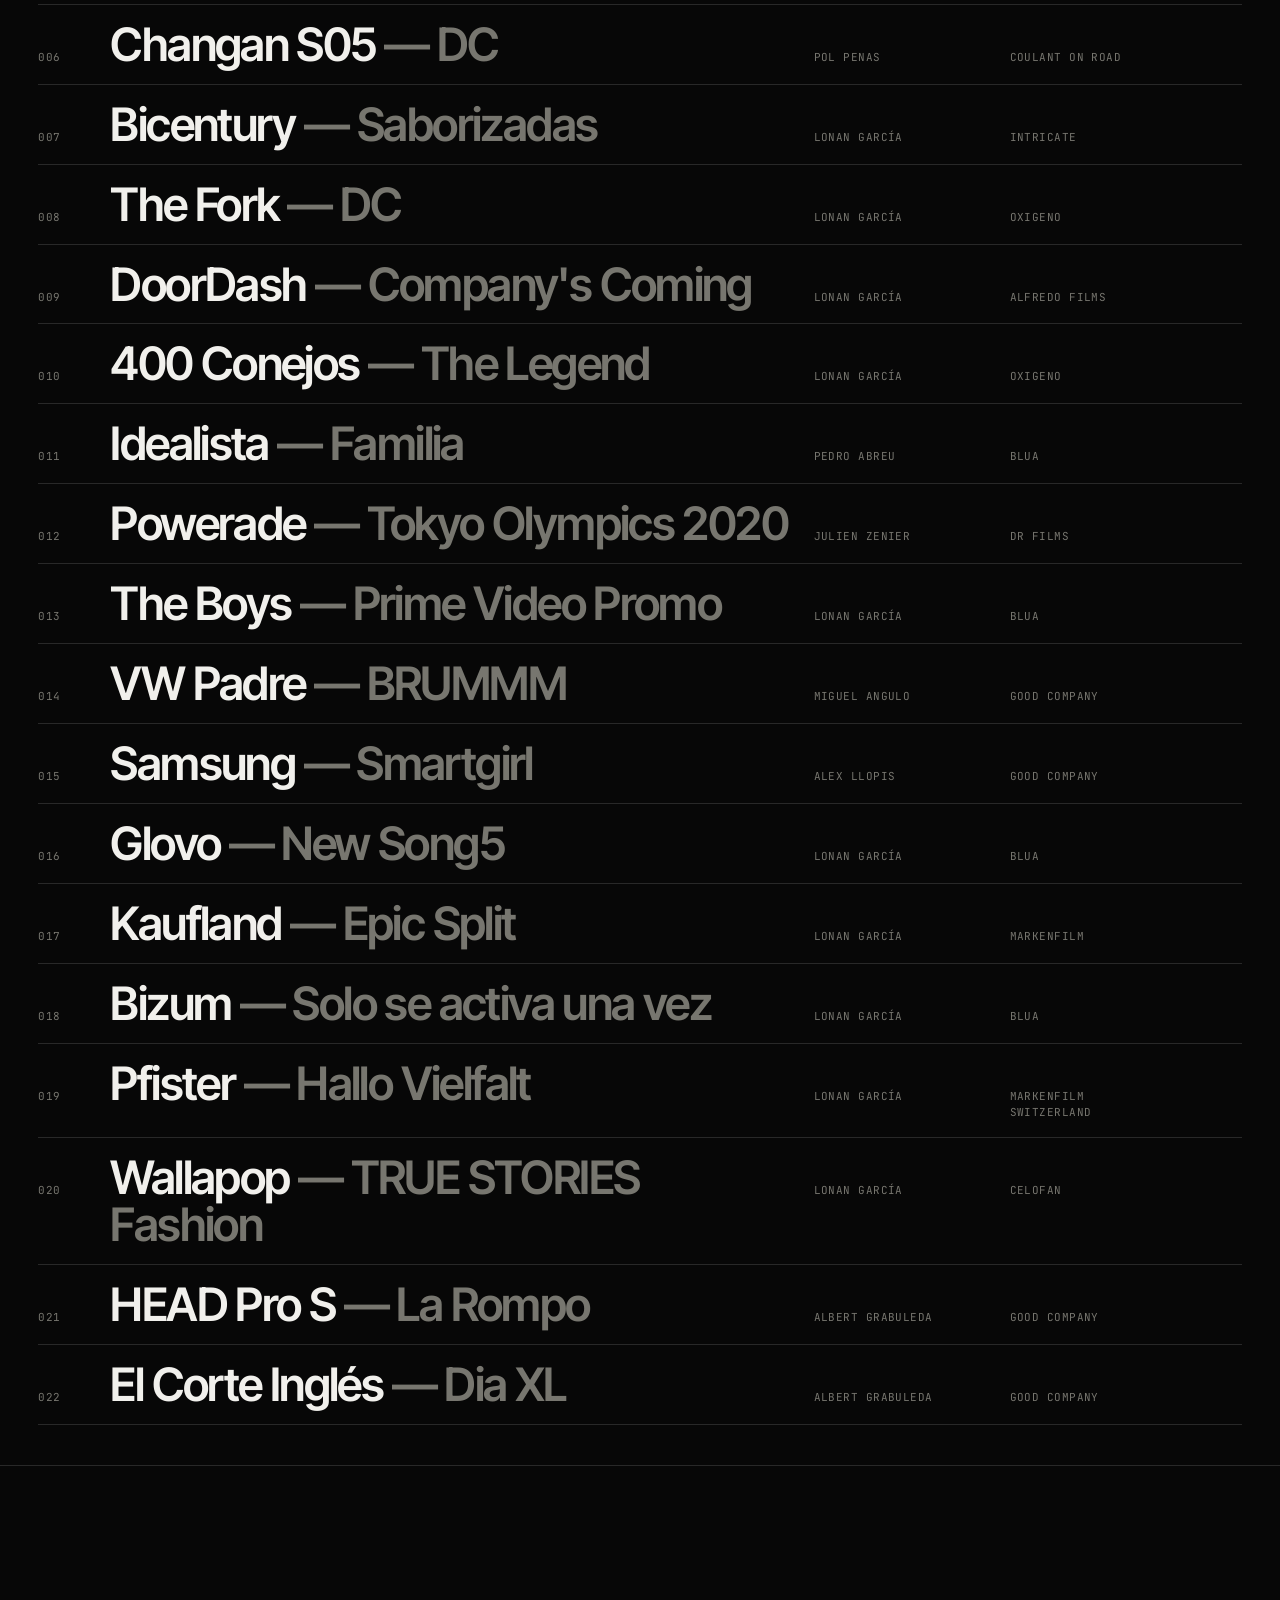
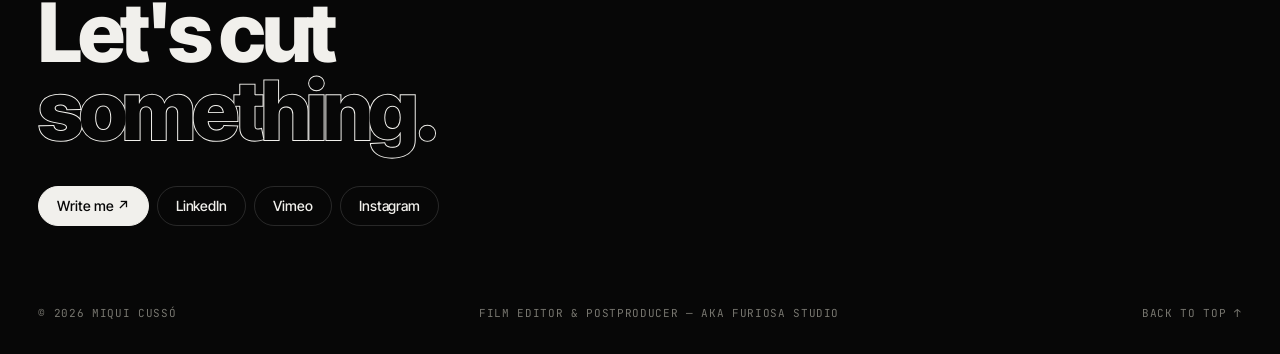
<file: editing/index.html>
<!DOCTYPE html>
<html lang="es">
<head>
  <meta charset="UTF-8">
  <title>Editing — MIQUI CUSSÓ</title>
  <link rel="canonical" href="https://miquelcusso-rgb.github.io/">
  <meta name="robots" content="noindex">
  <meta http-equiv="refresh" content="0; url=/">
  <script>location.replace('/' + location.search + location.hash);</script>
</head>
<body><a href="/">MIQUI CUSSÓ</a></body>
</html>
</file>
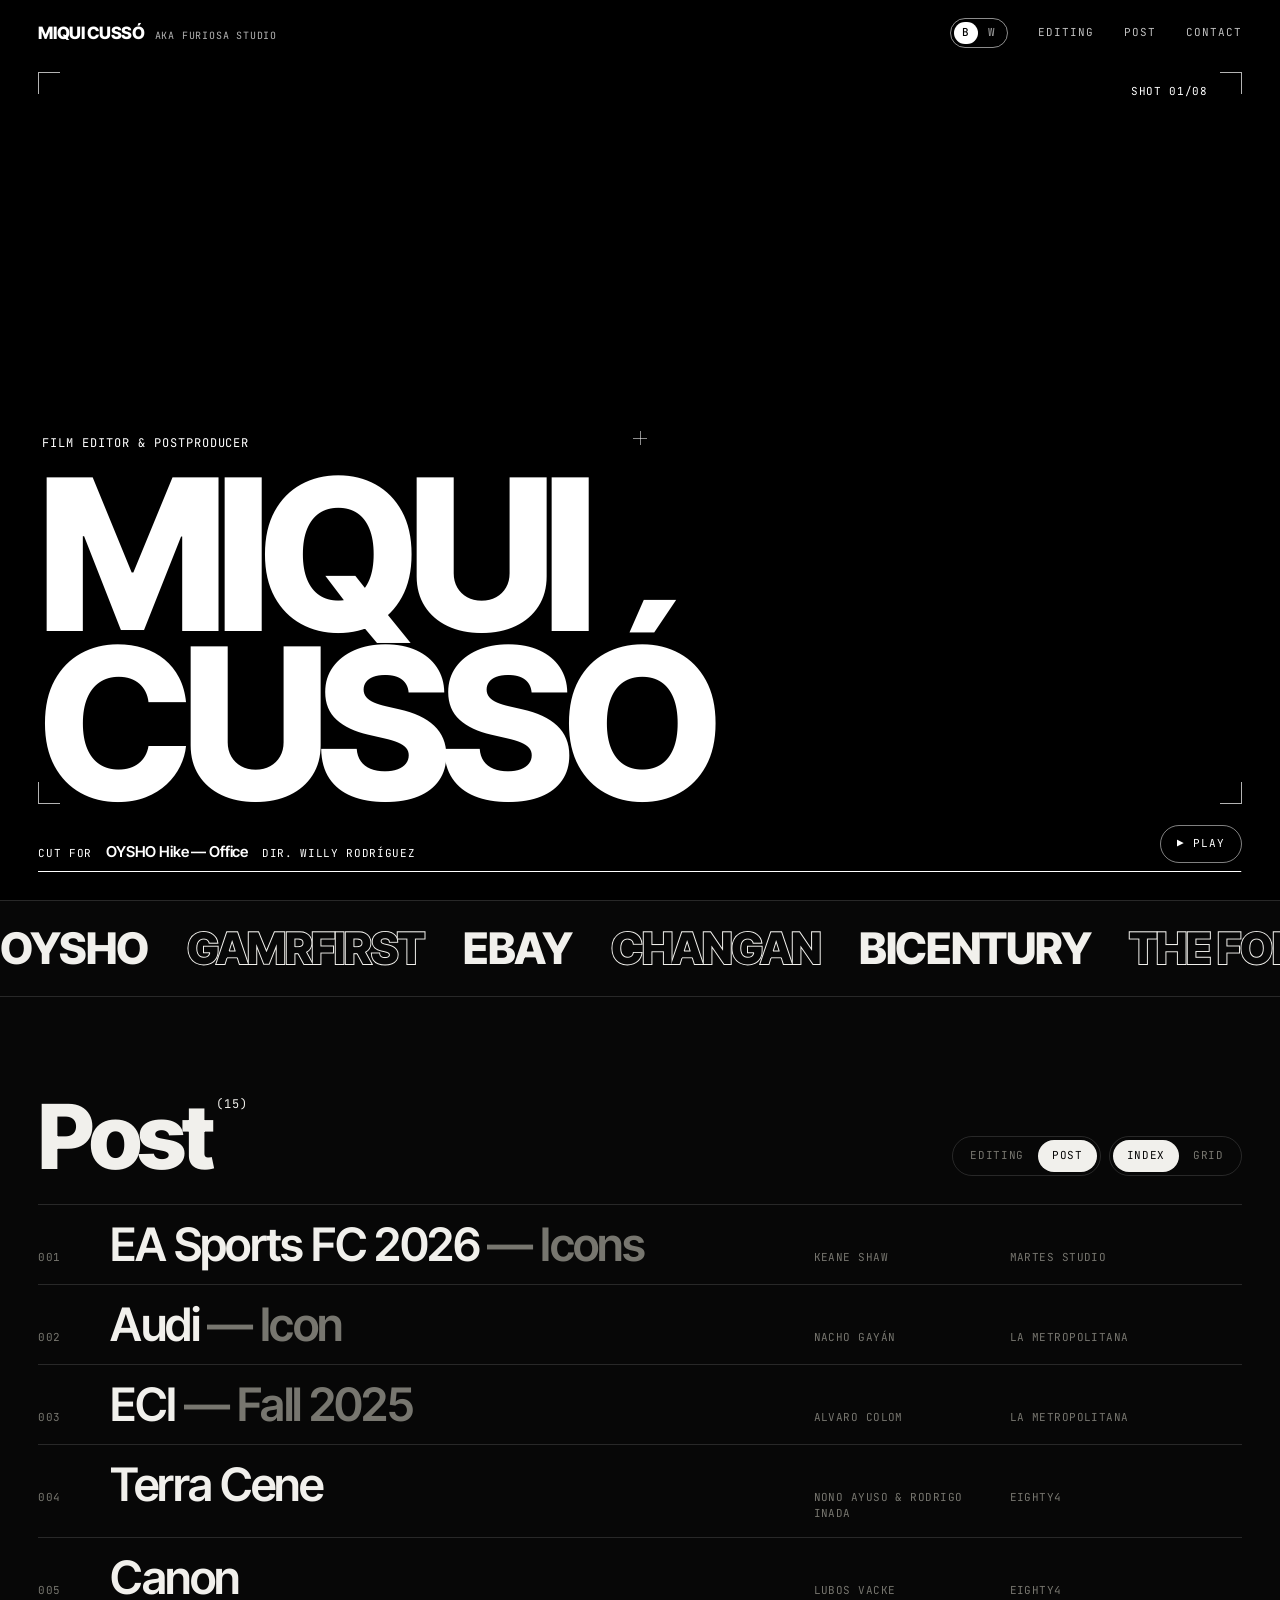
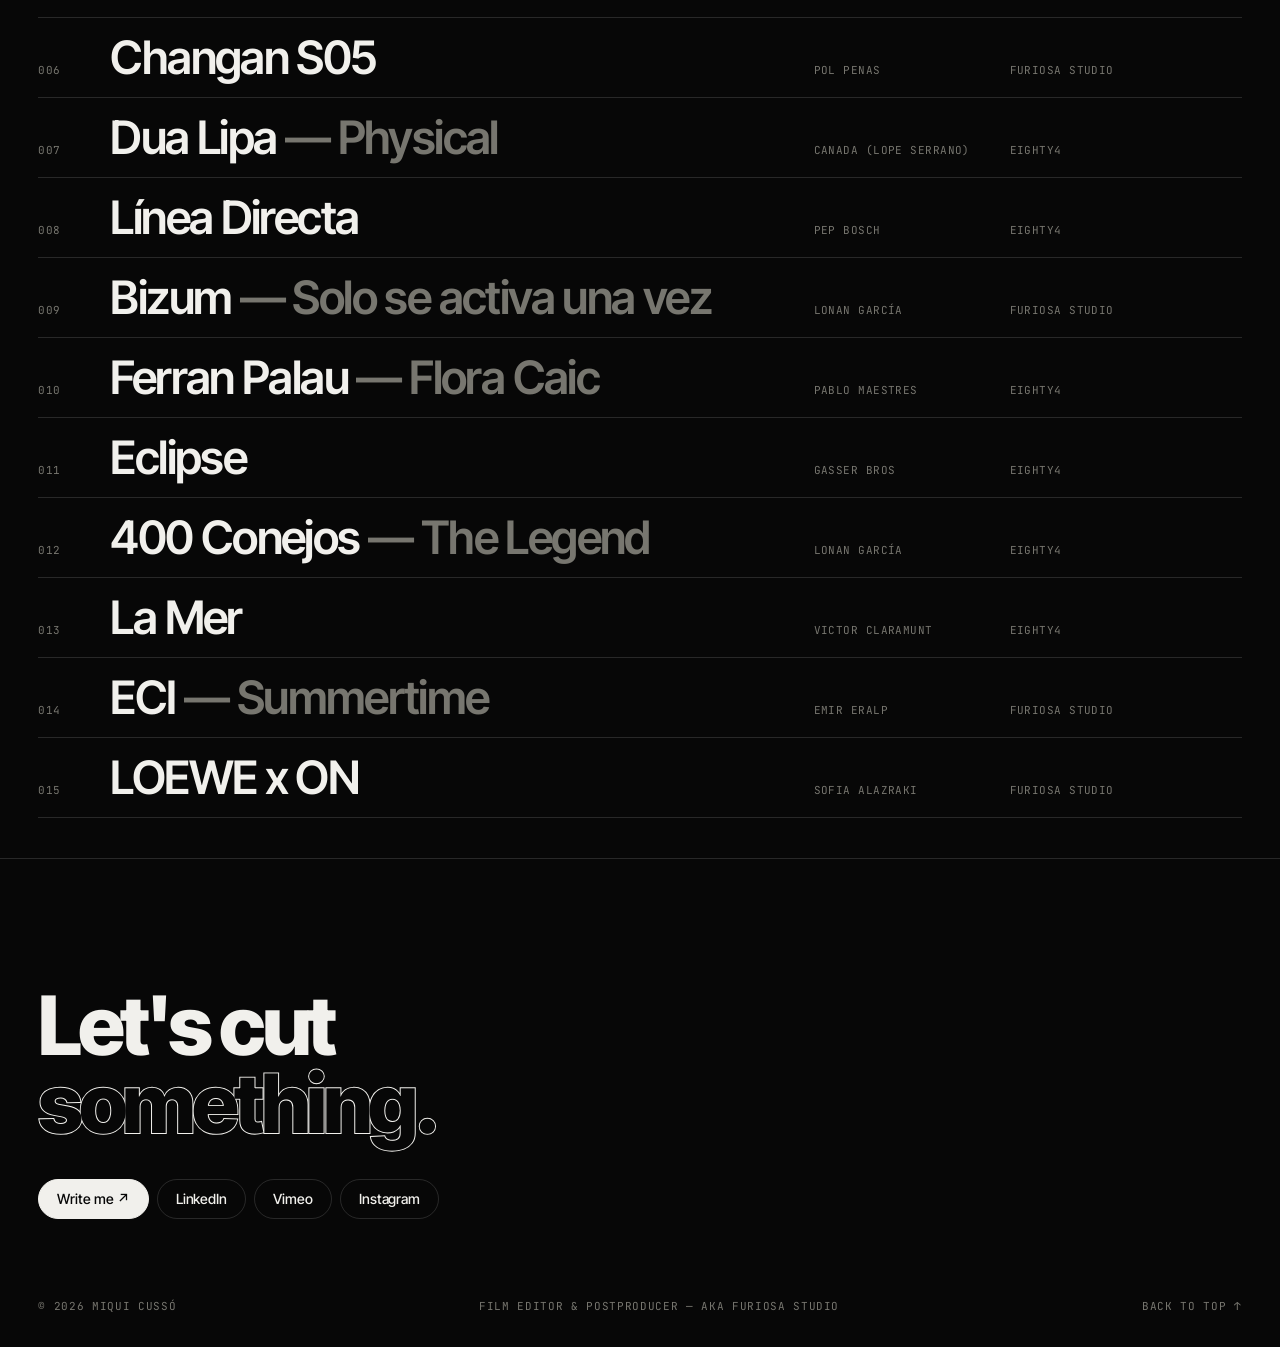
<file: post/index.html>
<!DOCTYPE html>
<html lang="es">
<head>
  <meta charset="UTF-8">
  <meta name="viewport" content="width=device-width, initial-scale=1.0, viewport-fit=cover">
  <meta name="theme-color" content="#070707" id="themeColor">
  <title>Post-production — MIQUI CUSSÓ</title>
  <meta name="description" content="Trabajos de postproducción y acabado de Miqui Cussó (aka Furiosa Studio): spots, videoclips y piezas de marca para productoras y post houses.">
  <link rel="canonical" href="https://miquelcusso-rgb.github.io/post/">
  <meta property="og:type" content="profile">
  <meta property="og:title" content="Post-production — MIQUI CUSSÓ">
  <meta property="og:description" content="Trabajos de postproducción y acabado de Miqui Cussó (aka Furiosa Studio): spots, videoclips y piezas de marca para productoras y post houses.">
  <meta property="og:url" content="https://miquelcusso-rgb.github.io/post/">
  <meta property="og:image" content="https://miquelcusso-rgb.github.io/og-image.jpg?v=a04cc94a">
  <meta property="og:image:width" content="1200">
  <meta property="og:image:height" content="630">
  <meta property="og:image:alt" content="MIQUI CUSSÓ — Film Editor &amp; Postproducer">
  <meta property="og:site_name" content="Miqui Cussó — Portfolio">
  <meta name="twitter:card" content="summary_large_image">
  <meta name="twitter:title" content="Post-production — MIQUI CUSSÓ">
  <meta name="twitter:description" content="Trabajos de postproducción y acabado de Miqui Cussó (aka Furiosa Studio): spots, videoclips y piezas de marca para productoras y post houses.">
  <meta name="twitter:image" content="https://miquelcusso-rgb.github.io/og-image.jpg?v=a04cc94a">
  <script type="application/ld+json">
  {"@context":"https://schema.org","@type":"CollectionPage","name":"Post-production — MIQUI CUSSÓ","url":"https://miquelcusso-rgb.github.io/post/","inLanguage":"es","about":{"@type":"Person","name":"Miqui Cussó","url":"https://miquelcusso-rgb.github.io/","jobTitle":"Film Editor & Postproducer","knowsAbout":["Film editing","Post-production","Color grading","Video editing"],"sameAs":["https://www.linkedin.com/in/miquelcusso/","https://www.instagram.com/mikelkuss/","https://vimeo.com/showcase/8984756"]},"breadcrumb":{"@type":"BreadcrumbList","itemListElement":[{"@type":"ListItem","position":1,"name":"Editing","item":"https://miquelcusso-rgb.github.io/"},{"@type":"ListItem","position":2,"name":"Post-production","item":"https://miquelcusso-rgb.github.io/post/"}]}}
  </script>
  <script type="application/ld+json">
  {"@context":"https://schema.org","@type":"ItemList","name":"Post-production — Miqui Cussó","itemListElement":[{"@type":"ListItem","position":1,"name":"EA Sports FC 2026 — Icons","url":"https://miquelcusso-rgb.github.io/post/?p=p01"},{"@type":"ListItem","position":2,"name":"Audi — Icon","url":"https://miquelcusso-rgb.github.io/post/?p=p02"},{"@type":"ListItem","position":3,"name":"ECI — Fall 2025","url":"https://miquelcusso-rgb.github.io/post/?p=p02b"},{"@type":"ListItem","position":4,"name":"Terra Cene","url":"https://miquelcusso-rgb.github.io/post/?p=p03"},{"@type":"ListItem","position":5,"name":"Canon","url":"https://miquelcusso-rgb.github.io/post/?p=p04"},{"@type":"ListItem","position":6,"name":"Changan S05","url":"https://miquelcusso-rgb.github.io/post/?p=p05"},{"@type":"ListItem","position":7,"name":"Dua Lipa — Physical","url":"https://miquelcusso-rgb.github.io/post/?p=p06"},{"@type":"ListItem","position":8,"name":"Línea Directa","url":"https://miquelcusso-rgb.github.io/post/?p=p07"},{"@type":"ListItem","position":9,"name":"Bizum — Solo se activa una vez","url":"https://miquelcusso-rgb.github.io/post/?p=p08"},{"@type":"ListItem","position":10,"name":"Ferran Palau — Flora Caic","url":"https://miquelcusso-rgb.github.io/post/?p=p09"},{"@type":"ListItem","position":11,"name":"Eclipse","url":"https://miquelcusso-rgb.github.io/post/?p=p10"},{"@type":"ListItem","position":12,"name":"400 Conejos — The Legend","url":"https://miquelcusso-rgb.github.io/post/?p=p11"},{"@type":"ListItem","position":13,"name":"La Mer","url":"https://miquelcusso-rgb.github.io/post/?p=p12"},{"@type":"ListItem","position":14,"name":"ECI — Summertime","url":"https://miquelcusso-rgb.github.io/post/?p=p13"},{"@type":"ListItem","position":15,"name":"LOEWE x ON","url":"https://miquelcusso-rgb.github.io/post/?p=p14"}]}
  </script>
  <link rel="icon" href="data:image/svg+xml,<svg xmlns='http://www.w3.org/2000/svg' viewBox='0 0 100 100'><text y='.9em' font-size='90'>✂</text></svg>">
  <link rel="preconnect" href="https://fonts.googleapis.com">
  <link rel="preconnect" href="https://fonts.gstatic.com" crossorigin>
  <link href="https://fonts.googleapis.com/css2?family=Inter+Tight:wght@400;500;600;800&family=JetBrains+Mono:wght@400;500&display=swap" rel="stylesheet">
  <script>try{if(localStorage.getItem('theme')==='light')document.documentElement.dataset.theme='light'}catch(e){}</script>
  <style>
    :root {
      --bg: #070707;
      --fg: #f1f0ec;
      --dim: #77766f;
      --line: rgba(241,240,236,0.14);
      --rec: #ff3b2f;
      --sans: 'Inter Tight', 'Helvetica Neue', Arial, sans-serif;
      --mono: 'JetBrains Mono', ui-monospace, Menlo, monospace;
      --pad: clamp(16px, 3vw, 40px);
      color-scheme: dark;
    }
    :root[data-theme="light"] {
      --bg: #f1f0ec;
      --fg: #0b0b0b;
      --dim: #8a8983;
      --line: rgba(11,11,11,0.14);
      color-scheme: light;
    }
    *, *::before, *::after { box-sizing: border-box; margin: 0; padding: 0; }
    html { -webkit-text-size-adjust: 100%; background: var(--bg); }
    body {
      background: var(--bg); color: var(--fg);
      font-family: var(--sans); font-size: 15px; line-height: 1.45;
      overflow-x: hidden;
      transition: background-color .3s, color .3s;
    }
    a { color: inherit; text-decoration: none; }
    button { font: inherit; color: inherit; background: none; border: 0; cursor: pointer; }
    :focus-visible { outline: 1px solid var(--rec); outline-offset: 3px; }
    .mono { font-family: var(--mono); font-size: 11px; letter-spacing: .06em; text-transform: uppercase; }

    /* ── HUD (cabecera fija, en diferencia sobre la imagen) ── */
    .hud {
      position: fixed; inset: 0 0 auto 0; z-index: 50;
      display: flex; justify-content: space-between; align-items: center;
      padding: 18px var(--pad);
      mix-blend-mode: difference; color: #fff;
    }
    .hud-brand { font-weight: 800; letter-spacing: -.02em; font-size: 17px; }
    .hud-brand span { font-family: var(--mono); font-weight: 400; font-size: 10px; letter-spacing: .08em; margin-left: 10px; opacity: .7; }
    .hud nav { display: flex; gap: clamp(14px, 2.4vw, 32px); align-items: center; }
    .hud nav a, .hud nav button { font-family: var(--mono); font-size: 11px; letter-spacing: .08em; text-transform: uppercase; opacity: .75; transition: opacity .2s; }
    .hud nav a:hover, .hud nav button:hover { opacity: 1; }
    .bw { display: inline-flex; gap: 2px; padding: 3px; border: 1px solid rgba(255,255,255,.55); border-radius: 999px; }
    .hud nav .bw { opacity: 1; }
    .bw span { display: inline-flex; align-items: center; justify-content: center; width: 24px; height: 22px; border-radius: 999px; font-weight: 500; letter-spacing: 0; transition: background .2s, color .2s; color: rgba(255,255,255,.6); }
    .bw .b { background: #fff; color: #000; }
    :root[data-theme="light"] .bw .b { background: transparent; color: rgba(255,255,255,.6); }
    :root[data-theme="light"] .bw .w { background: #fff; color: #000; }

    /* ── HERO ── */
    .hero { position: relative; height: 100svh; min-height: 520px; overflow: hidden; background: #000; color: #fff; }
    .shot {
      position: absolute; inset: -2px;
      background: #000 center / cover no-repeat;
      opacity: 0;
    }
    .shot.on { opacity: 1; animation: push 4.2s linear forwards; }
    @keyframes push { from { transform: scale(1.12); } to { transform: scale(1.0); } }
    .hero::after {
      content: ''; position: absolute; inset: 0; pointer-events: none;
      background:
        linear-gradient(to top, rgba(0,0,0,.75) 0%, rgba(0,0,0,0) 45%),
        linear-gradient(to bottom, rgba(0,0,0,.45) 0%, rgba(0,0,0,0) 25%);
    }
    .flash { position: absolute; inset: 0; background: #fff; opacity: 0; pointer-events: none; z-index: 2; }
    .flash.go { animation: flash .12s steps(1) 1; }
    @keyframes flash { 0% { opacity: .9; } 100% { opacity: 0; } }
    /* guías de encuadre */
    .guides { position: absolute; inset: 72px var(--pad) 96px; pointer-events: none; z-index: 3; }
    .guides i { position: absolute; width: 22px; height: 22px; border: 0 solid rgba(255,255,255,.7); }
    .guides i:nth-child(1) { top: 0; left: 0; border-top-width: 1px; border-left-width: 1px; }
    .guides i:nth-child(2) { top: 0; right: 0; border-top-width: 1px; border-right-width: 1px; }
    .guides i:nth-child(3) { bottom: 0; left: 0; border-bottom-width: 1px; border-left-width: 1px; }
    .guides i:nth-child(4) { bottom: 0; right: 0; border-bottom-width: 1px; border-right-width: 1px; }
    .guides b { position: absolute; left: 50%; top: 50%; width: 14px; height: 14px; transform: translate(-50%,-50%); }
    .guides b::before, .guides b::after { content: ''; position: absolute; background: rgba(255,255,255,.55); }
    .guides b::before { left: 50%; top: 0; bottom: 0; width: 1px; }
    .guides b::after { top: 50%; left: 0; right: 0; height: 1px; }
    .hero-meta { position: absolute; z-index: 4; top: 84px; left: calc(var(--pad) + 34px); right: calc(var(--pad) + 34px); display: flex; justify-content: flex-end; }
    @keyframes blink { 50% { opacity: 0; } }
    .hero-title {
      position: absolute; z-index: 4; left: var(--pad); right: var(--pad); bottom: 92px;
      font-weight: 800; letter-spacing: -.055em; line-height: .8;
      font-size: clamp(64px, 16.5vw, 300px);
      mix-blend-mode: difference; color: #fff;
      user-select: none;
    }
    .hero-title small { display: block; font-family: var(--mono); font-weight: 400; font-size: 12px; letter-spacing: .08em; text-transform: uppercase; margin: 0 0 18px 4px; line-height: 1.4; }
    .hero-bar {
      position: absolute; z-index: 4; left: var(--pad); right: var(--pad); bottom: 28px;
      display: grid; grid-template-columns: 1fr auto; gap: 8px 24px; align-items: end;
    }
    .hero-now { display: flex; gap: 14px; align-items: baseline; flex-wrap: wrap; }
    .hero-now strong { font-weight: 600; font-size: 15px; letter-spacing: -.01em; }
    .hero-play { display: inline-flex; align-items: center; gap: 10px; font-family: var(--mono); font-size: 11px; letter-spacing: .08em; text-transform: uppercase; padding: 10px 16px; border: 1px solid rgba(255,255,255,.5); border-radius: 999px; transition: background .2s, color .2s; color: #fff; }
    .hero-play:hover { background: #fff; color: #000; }
    .scrub { grid-column: 1 / -1; height: 1px; background: rgba(255,255,255,.25); position: relative; overflow: hidden; }
    .scrub i { position: absolute; inset: 0; background: #fff; transform-origin: left; transform: scaleX(0); }
    .scrub i.run { animation: scrub 4.2s linear forwards; }
    @keyframes scrub { to { transform: scaleX(1); } }

    /* ── TICKER de marcas ── */
    .ticker { border-block: 1px solid var(--line); overflow: hidden; white-space: nowrap; padding: 16px 0; }
    .ticker-track { display: inline-flex; animation: tick 60s linear infinite; }
    .ticker span { font-weight: 800; font-size: clamp(22px, 3.4vw, 44px); letter-spacing: -.03em; padding-right: .9em; text-transform: uppercase; }
    .ticker span:nth-child(even) { -webkit-text-stroke: 2px var(--fg); paint-order: stroke fill; color: var(--bg); }
    @keyframes tick { to { transform: translateX(-50%); } }

    /* ── WORK ── */
    .work { padding: clamp(48px, 8vw, 120px) var(--pad) 40px; }
    .work-head { display: flex; justify-content: space-between; align-items: end; gap: 24px; flex-wrap: wrap; margin-bottom: 28px; }
    .work-head h2 { font-weight: 800; font-size: clamp(40px, 7vw, 104px); letter-spacing: -.05em; line-height: .85; }
    .work-head h2 sup { font-family: var(--mono); font-weight: 400; font-size: 12px; letter-spacing: .06em; vertical-align: top; margin-left: 6px; }
    .controls { display: flex; gap: 8px; flex-wrap: wrap; position: sticky; top: 64px; }
    .seg { display: inline-flex; border: 1px solid var(--line); border-radius: 999px; padding: 3px; }
    .seg button { font-family: var(--mono); font-size: 11px; letter-spacing: .06em; text-transform: uppercase; padding: 8px 14px; border-radius: 999px; color: var(--dim); transition: color .2s, background .2s; }
    .seg button[aria-pressed="true"] { background: var(--fg); color: var(--bg); }

    /* Index */
    .index { list-style: none; border-top: 1px solid var(--line); }
    .row {
      display: grid; grid-template-columns: 56px 1fr 180px 160px 56px; gap: 16px; align-items: baseline;
      padding: 16px 0; border-bottom: 1px solid var(--line);
      transition: opacity .25s, padding .3s;
    }
    .row .t { font-weight: 600; font-size: clamp(22px, 3.6vw, 52px); letter-spacing: -.035em; line-height: 1.02; transition: transform .35s cubic-bezier(.2,.7,.2,1); }
    .row .t em { font-style: normal; color: var(--dim); }
    .row .n, .row .d, .row .c, .row .len { font-family: var(--mono); font-size: 11px; letter-spacing: .04em; text-transform: uppercase; color: var(--dim); }
    .row .len { text-align: right; }
    .row .thumb { display: none; }
    @media (hover: hover) {
      .index:hover .row { opacity: .28; }
      .index .row:hover { opacity: 1; }
      .row:hover .t { transform: translateX(14px); }
    }
    .is-new { font-family: var(--mono); font-size: 10px; color: var(--rec); letter-spacing: .08em; vertical-align: super; margin-left: 8px; }

    /* Peek: previsualización que sigue al cursor */
    .peek {
      position: fixed; z-index: 40; left: 0; top: 0; width: min(34vw, 520px); aspect-ratio: 16/9;
      pointer-events: none; overflow: hidden; background: #000 center / cover no-repeat;
      opacity: 0; transform: translate(6%, -50%) scale(.85);
      transition: opacity .25s, transform .35s cubic-bezier(.2,.7,.2,1);
    }
    .peek.show { opacity: 1; transform: translate(6%, -50%) scale(1); }
    .vid { position: absolute; inset: 0; opacity: 0; transition: opacity .4s; }
    .vid.playing { opacity: 1; }
    .vid iframe { position: absolute; top: 50%; left: 50%; width: 100%; height: 100%; transform: translate(-50%,-50%) scale(1.02); border: 0; }

    /* Grid (bento) */
    .mosaic {
      display: none; grid-template-columns: repeat(4, 1fr); grid-auto-flow: dense; gap: 6px;
      grid-auto-rows: calc((100vw - 2 * var(--pad) - 18px) / 4 * 0.5625);
    }
    .view-grid .mosaic { display: grid; }
    .view-grid .index { display: none; }
    .tile { position: relative; overflow: hidden; background: #111 center / cover no-repeat; }
    .tile:nth-child(6n+1) { grid-column: span 2; grid-row: span 2; }
    .tile:nth-child(6n+4) { grid-column: span 2; }
    .tile .bg { position: absolute; inset: 0; background: inherit; transition: transform .8s cubic-bezier(.2,.7,.2,1), filter .4s; }
    .tile:hover .bg { transform: scale(1.06); filter: brightness(.7); }
    .tile .cap { position: absolute; left: 12px; right: 12px; bottom: 10px; color: #fff; z-index: 2; display: flex; justify-content: space-between; gap: 10px; align-items: end; opacity: 0; transform: translateY(6px); transition: opacity .3s, transform .3s; }
    .tile .cap strong { font-weight: 600; font-size: 15px; letter-spacing: -.01em; line-height: 1.15; }
    .tile:hover .cap, .tile:focus-visible .cap { opacity: 1; transform: none; }
    .tile::after { content: ''; position: absolute; inset: 0; background: linear-gradient(to top, rgba(0,0,0,.7), transparent 55%); opacity: 0; transition: opacity .3s; z-index: 1; }
    .tile:hover::after { opacity: 1; }

    /* ── PLAYER ── */
    .player {
      position: fixed; inset: 0; z-index: 100; background: #000; color: #fff;
      display: grid; grid-template-rows: auto 1fr auto auto; opacity: 0; pointer-events: none; transition: opacity .3s;
    }
    .player.open { opacity: 1; pointer-events: auto; }
    .p-top { display: flex; justify-content: space-between; align-items: center; padding: 16px var(--pad); }
    .p-close { font-family: var(--mono); font-size: 11px; letter-spacing: .08em; text-transform: uppercase; opacity: .8; }
    .p-close:hover { opacity: 1; }
    .p-stage { display: flex; align-items: center; justify-content: center; padding: 0 var(--pad); min-height: 0; }
    .p-frame { position: relative; width: min(100%, calc((100svh - 260px) * 16 / 9)); aspect-ratio: 16/9; background: #0c0c0c; }
    .p-frame iframe { position: absolute; inset: 0; width: 100%; height: 100%; border: 0; }
    .p-info { display: grid; grid-template-columns: 1fr auto; gap: 16px; padding: 18px var(--pad) 12px; align-items: end; }
    .p-info h3 { font-weight: 800; font-size: clamp(24px, 3.4vw, 44px); letter-spacing: -.04em; line-height: 1; }
    .p-credits { display: flex; gap: 28px; flex-wrap: wrap; margin-top: 10px; }
    .p-credits div { font-size: 14px; }
    .p-credits span { display: block; color: #8d8c86; }
    .p-nav { display: flex; gap: 8px; }
    .p-nav button { font-family: var(--mono); font-size: 11px; letter-spacing: .06em; text-transform: uppercase; border: 1px solid rgba(255,255,255,.3); border-radius: 999px; padding: 10px 14px; transition: background .2s, color .2s; }
    .p-nav button:hover:not(:disabled) { background: #fff; color: #000; }
    .p-nav button:disabled { opacity: .25; cursor: default; }
    .p-nav kbd { font-family: inherit; opacity: .55; margin: 0 4px; }
    .strip { display: flex; gap: 4px; overflow-x: auto; padding: 10px var(--pad) 18px; scrollbar-width: none; }
    .strip::-webkit-scrollbar { display: none; }
    .strip button { flex: 0 0 auto; width: 120px; aspect-ratio: 16/9; background: #111 center / cover no-repeat; opacity: .35; transition: opacity .2s; position: relative; }
    .strip button:hover { opacity: .8; }
    .strip button.cur { opacity: 1; }
    .strip button.cur::after { content: ''; position: absolute; left: 0; right: 0; bottom: -6px; height: 2px; background: var(--rec); }

    /* ── CONTACT ── */
    .contact { padding: clamp(64px, 10vw, 140px) var(--pad) 56px; border-top: 1px solid var(--line); }
    .contact h2 { font-weight: 800; font-size: clamp(40px, 6.4vw, 112px); letter-spacing: -.055em; line-height: .95; }
    .contact h2 .out { -webkit-text-stroke: 2px var(--fg); paint-order: stroke fill; color: var(--bg); }
    .contact-row { display: flex; flex-wrap: wrap; gap: 8px; margin-top: 36px; align-items: center; }
    .pill { display: inline-flex; align-items: center; gap: 8px; height: 40px; padding: 0 18px; border: 1px solid var(--line); border-radius: 999px; font-weight: 500; font-size: 14px; letter-spacing: -.005em; transition: background .2s, color .2s, border-color .2s; }
    .pill:hover { border-color: var(--fg); }
    .pill.solid { background: var(--fg); color: var(--bg); border-color: var(--fg); }
    .pill.solid:hover { background: transparent; color: var(--fg); }
    .pill.social svg { display: none; width: 16px; height: 16px; fill: currentColor; }
    @media (max-width: 760px) {
      /* Móvil: Write me + 3 logos en una sola línea */
      .contact-row { flex-wrap: nowrap; gap: 10px; }
      .pill.solid { flex: 1 1 auto; justify-content: center; height: 44px; padding: 0 18px; white-space: nowrap; }
      .pill.social { flex: 0 0 auto; width: 44px; height: 44px; padding: 0; justify-content: center; }
      .pill.social span { display: none; }
      .pill.social svg { display: block; }
    }
    footer { display: flex; justify-content: space-between; gap: 16px; flex-wrap: wrap; padding: 24px var(--pad) 32px; color: var(--dim); }
    footer a:hover { color: var(--fg); }

    /* ── reveal al hacer scroll ── */
    .rv { opacity: 0; transform: translateY(24px); transition: opacity .8s, transform .8s cubic-bezier(.2,.7,.2,1); }
    .rv.in { opacity: 1; transform: none; }

    /* ── MÓVIL ── */
    @media (max-width: 760px) {
      .hud-brand span, .hud nav .hide-m { display: none; }
      .hud { padding: 16px; }
      .hud-brand { font-size: 14px; white-space: nowrap; }
      .hud nav { gap: 11px; }
      .hud nav a { font-size: 10px; letter-spacing: .04em; }
      .bw span { width: 21px; height: 20px; }
      .guides { inset: 64px 12px 120px; }
      .hero-meta { top: 76px; left: 28px; right: 28px; }
      .hero-title { bottom: 178px; }
      .guides { bottom: 170px; }
      .hero-bar { grid-template-columns: 1fr; }
      .row { grid-template-columns: 92px 1fr; gap: 4px 14px; padding: 12px 0; align-items: center; }
      .row .thumb { display: block; grid-row: span 3; width: 92px; aspect-ratio: 16/9; background: #111 center / cover no-repeat; }
      .row .n, .row .len { display: none; }
      .row .t { font-size: 19px; }
      .row .d, .row .c { font-size: 10px; }
      .mosaic { grid-template-columns: repeat(2, 1fr); grid-auto-rows: calc((100vw - 2 * var(--pad) - 6px) / 2 * 0.5625); }
      .tile:nth-child(6n+4) { grid-column: auto; }
      .tile .cap { opacity: 1; transform: none; }
      .tile::after { opacity: 1; }
      .controls { top: 56px; }
      .p-info { grid-template-columns: 1fr; }
      .strip button { width: 92px; }
    }
    @media (hover: none) { .peek { display: none; } }
    @media (prefers-reduced-motion: reduce) {
      .shot.on, .scrub i.run, .ticker-track { animation: none; }
      .rv { opacity: 1; transform: none; }
    }
  </style>
</head>
<body data-page="post">

<header class="hud">
  <a class="hud-brand" href="/" data-nav="editing">MIQUI CUSSÓ<span>AKA FURIOSA STUDIO</span></a>
  <nav>
    <button class="bw" type="button" id="bw" aria-label="Switch to white"><span class="b">B</span><span class="w">W</span></button>
    <a href="/" data-nav="editing">Editing</a>
    <a href="/post/" data-nav="post">Post</a>
    <a href="/contact/" data-nav="contact">Contact</a>
  </nav>
</header>

<section class="hero" id="top" aria-label="Showreel">
  <div class="shot" id="shotA"></div>
  <div class="shot" id="shotB"></div>
  <div class="flash" id="flash"></div>
  <div class="guides" aria-hidden="true"><i></i><i></i><i></i><i></i><b></b></div>
  <div class="hero-meta mono" aria-hidden="true">
    <span class="fps">SHOT <span id="shotN">01</span>/<span id="shotT">08</span></span>
  </div>
  <h1 class="hero-title"><small>Film editor &amp; postproducer</small>MIQUI<br>CUSSÓ</h1>
  <div class="hero-bar">
    <div class="hero-now"><span class="mono" id="nowLabel">Cut for</span><strong id="nowTitle">—</strong><span class="mono" id="nowCred"></span></div>
    <button class="hero-play" type="button" id="heroPlay">▶ Play</button>
    <div class="scrub"><i id="scrub"></i></div>
  </div>
</section>

<div class="ticker" aria-hidden="true"><div class="ticker-track" id="ticker"></div></div>

<section class="work" id="work">
  <div class="work-head rv">
    <h2 id="workTitle">Post<sup id="workCount"></sup></h2>
    <div class="controls">
      <div class="seg" role="group" aria-label="Section">
        <button type="button" data-set="editing" aria-pressed="true">Editing</button>
        <button type="button" data-set="post" aria-pressed="false">Post</button>
      </div>
      <div class="seg" role="group" aria-label="View">
        <button type="button" data-view="index" aria-pressed="true">Index</button>
        <button type="button" data-view="grid" aria-pressed="false">Grid</button>
      </div>
    </div>
  </div>
  <ol class="index" id="index">
<li><a class="row" href="?p=p01" data-id="p01"><span class="n">001</span><span class="t">EA Sports FC 2026 — Icons</span><span class="d">Keane Shaw</span><span class="c">Martes Studio</span><span class="len"></span></a></li>
<li><a class="row" href="?p=p02" data-id="p02"><span class="n">002</span><span class="t">Audi — Icon</span><span class="d">Nacho Gayán</span><span class="c">La Metropolitana</span><span class="len"></span></a></li>
<li><a class="row" href="?p=p02b" data-id="p02b"><span class="n">003</span><span class="t">ECI — Fall 2025</span><span class="d">Alvaro Colom</span><span class="c">La Metropolitana</span><span class="len"></span></a></li>
<li><a class="row" href="?p=p03" data-id="p03"><span class="n">004</span><span class="t">Terra Cene</span><span class="d">Nono Ayuso &amp; Rodrigo Inada</span><span class="c">Eighty4</span><span class="len"></span></a></li>
<li><a class="row" href="?p=p04" data-id="p04"><span class="n">005</span><span class="t">Canon</span><span class="d">Lubos Vacke</span><span class="c">Eighty4</span><span class="len"></span></a></li>
<li><a class="row" href="?p=p05" data-id="p05"><span class="n">006</span><span class="t">Changan S05</span><span class="d">Pol Penas</span><span class="c">Furiosa Studio</span><span class="len"></span></a></li>
<li><a class="row" href="?p=p06" data-id="p06"><span class="n">007</span><span class="t">Dua Lipa — Physical</span><span class="d">CANADA (Lope Serrano)</span><span class="c">Eighty4</span><span class="len"></span></a></li>
<li><a class="row" href="?p=p07" data-id="p07"><span class="n">008</span><span class="t">Línea Directa</span><span class="d">Pep Bosch</span><span class="c">Eighty4</span><span class="len"></span></a></li>
<li><a class="row" href="?p=p08" data-id="p08"><span class="n">009</span><span class="t">Bizum — Solo se activa una vez</span><span class="d">Lonan García</span><span class="c">Furiosa Studio</span><span class="len"></span></a></li>
<li><a class="row" href="?p=p09" data-id="p09"><span class="n">010</span><span class="t">Ferran Palau — Flora Caic</span><span class="d">Pablo Maestres</span><span class="c">Eighty4</span><span class="len"></span></a></li>
<li><a class="row" href="?p=p10" data-id="p10"><span class="n">011</span><span class="t">Eclipse</span><span class="d">Gasser Bros</span><span class="c">Eighty4</span><span class="len"></span></a></li>
<li><a class="row" href="?p=p11" data-id="p11"><span class="n">012</span><span class="t">400 Conejos — The Legend</span><span class="d">Lonan García</span><span class="c">Eighty4</span><span class="len"></span></a></li>
<li><a class="row" href="?p=p12" data-id="p12"><span class="n">013</span><span class="t">La Mer</span><span class="d">Victor Claramunt</span><span class="c">Eighty4</span><span class="len"></span></a></li>
<li><a class="row" href="?p=p13" data-id="p13"><span class="n">014</span><span class="t">ECI — Summertime</span><span class="d">Emir Eralp</span><span class="c">Furiosa Studio</span><span class="len"></span></a></li>
<li><a class="row" href="?p=p14" data-id="p14"><span class="n">015</span><span class="t">LOEWE x ON</span><span class="d">Sofia Alazraki</span><span class="c">Furiosa Studio</span><span class="len"></span></a></li>
  </ol>
  <div class="mosaic" id="mosaic"></div>
</section>

<section class="contact" id="contact">
  <h2 class="rv">Let's cut<br><span class="out">something.</span></h2>
  <div class="contact-row rv">
    <a class="pill solid" href="#" id="mailBtn">Write me ↗</a>
    <a class="pill social" href="https://www.linkedin.com/in/miquelcusso/" target="_blank" rel="noopener" aria-label="LinkedIn"><svg aria-hidden="true" viewBox="0 0 24 24" xmlns="http://www.w3.org/2000/svg"><path d="M20.447 20.452h-3.554v-5.569c0-1.328-.027-3.037-1.852-3.037-1.853 0-2.136 1.445-2.136 2.939v5.667H9.351V9h3.414v1.561h.046c.477-.9 1.637-1.85 3.37-1.85 3.601 0 4.267 2.37 4.267 5.455v6.286zM5.337 7.433c-1.144 0-2.063-.926-2.063-2.065 0-1.138.92-2.063 2.063-2.063 1.14 0 2.064.925 2.064 2.063 0 1.139-.925 2.065-2.064 2.065zm1.782 13.019H3.555V9h3.564v11.452zM22.225 0H1.771C.792 0 0 .774 0 1.729v20.542C0 23.227.792 24 1.771 24h20.451C23.2 24 24 23.227 24 22.271V1.729C24 .774 23.2 0 22.222 0h.003z"/></svg><span>LinkedIn</span></a>
    <a class="pill social" href="https://vimeo.com/showcase/8984756" target="_blank" rel="noopener" aria-label="Vimeo"><svg aria-hidden="true" viewBox="0 0 24 24" xmlns="http://www.w3.org/2000/svg"><path d="M23.977 6.416c-.105 2.338-1.739 5.543-4.894 9.609-3.268 4.247-6.026 6.37-8.29 6.37-1.409 0-2.578-1.294-3.553-3.881L5.322 12.5C4.603 9.913 3.83 8.619 3 8.619c-.13 0-.58.27-1.354.81L.748 8.132c.852-.749 1.684-1.498 2.498-2.247C4.523 4.8 5.584 4.112 6.39 4.04c2.06-.198 3.332 1.208 3.81 4.218.515 3.25.872 5.274 1.072 6.07.595 2.707 1.248 4.06 1.963 4.06.556 0 1.391-.876 2.504-2.628 1.113-1.751 1.71-3.082 1.79-3.991.159-1.507-.435-2.261-1.79-2.261-.637 0-1.294.146-1.963.44 1.305-4.277 3.797-6.354 7.474-6.229 2.725.085 4.007 1.847 3.727 5.287z"/></svg><span>Vimeo</span></a>
    <a class="pill social" href="https://www.instagram.com/mikelkuss/" target="_blank" rel="noopener" aria-label="Instagram"><svg aria-hidden="true" viewBox="0 0 24 24" xmlns="http://www.w3.org/2000/svg"><path d="M12 2.163c3.204 0 3.584.012 4.85.07 3.252.148 4.771 1.691 4.919 4.919.058 1.265.069 1.645.069 4.849 0 3.205-.012 3.584-.069 4.849-.149 3.225-1.664 4.771-4.919 4.919-1.266.058-1.644.07-4.85.07-3.204 0-3.584-.012-4.849-.07-3.26-.149-4.771-1.699-4.919-4.92-.058-1.265-.07-1.644-.07-4.849 0-3.204.013-3.583.07-4.849.149-3.227 1.664-4.771 4.919-4.919 1.266-.057 1.645-.069 4.849-.069zm0-2.163c-3.259 0-3.667.014-4.947.072-4.358.2-6.78 2.618-6.98 6.98-.059 1.281-.073 1.689-.073 4.948 0 3.259.014 3.668.072 4.948.2 4.358 2.618 6.78 6.98 6.98 1.281.058 1.689.072 4.948.072 3.259 0 3.668-.014 4.948-.072 4.354-.2 6.782-2.618 6.979-6.98.059-1.28.073-1.689.073-4.948 0-3.259-.014-3.667-.072-4.947-.196-4.354-2.617-6.78-6.979-6.98-1.281-.059-1.69-.073-4.949-.073zm0 5.838c-3.403 0-6.162 2.759-6.162 6.162s2.759 6.163 6.162 6.163 6.162-2.759 6.162-6.163c0-3.403-2.759-6.162-6.162-6.162zm0 10.162c-2.209 0-4-1.79-4-4 0-2.209 1.791-4 4-4s4 1.791 4 4c0 2.21-1.791 4-4 4zm6.406-11.845c-.796 0-1.441.645-1.441 1.44s.645 1.44 1.441 1.44c.795 0 1.439-.645 1.439-1.44s-.644-1.44-1.439-1.44z"/></svg><span>Instagram</span></a>
  </div>
</section>

<footer class="mono">
  <span>© 2026 Miqui Cussó</span>
  <span>Film editor &amp; postproducer — aka Furiosa Studio</span>
  <a href="#top">Back to top ↑</a>
</footer>

<div class="peek" id="peek" aria-hidden="true"></div>

<div class="player" id="player" role="dialog" aria-modal="true" aria-label="Video player">
  <div class="p-top mono">
    <span><span id="pIdx">01</span> / <span id="pTot">22</span> — <span id="pSet">Editing</span></span>
    <button class="p-close" type="button" id="pClose">Close <kbd>esc</kbd> ✕</button>
  </div>
  <div class="p-stage"><div class="p-frame"><iframe id="pFrame" title="Video" allow="autoplay; fullscreen; picture-in-picture" allowfullscreen></iframe></div></div>
  <div class="p-info">
    <div>
      <h3 id="pTitle"></h3>
      <div class="p-credits" id="pCredits"></div>
    </div>
    <div class="p-nav">
      <button type="button" id="pPrev"><kbd>J</kbd>← Prev</button>
      <button type="button" id="pNext">Next →<kbd>L</kbd></button>
    </div>
  </div>
  <div class="strip" id="strip"></div>
</div>

<script src="/assets/projects.js?v=d5d3bb48"></script>
<script src="/assets/thumbs.js?v=4d26ec79"></script>
<script src="https://player.vimeo.com/api/player.js" async id="vimeoSdk"></script>
<script>
(() => {
  const P = window.PROJECTS;
  const $ = id => document.getElementById(id);
  const reduced = matchMedia('(prefers-reduced-motion: reduce)').matches;
  const canHover = matchMedia('(hover: hover)').matches;
  const NEW = new Set(['e20', 'e21', 'e22']);
  const all = [...P.editing.map(p => ({ ...p, set: 'editing' })), ...P.post.map(p => ({ ...p, set: 'post' }))];
  const byId = Object.fromEntries(all.map(p => [p.id, p]));

  // ── Metadatos de Vimeo (miniatura grande + duración) vía oEmbed, con caché ──
  const meta = {};
  let cache = {};
  try { cache = JSON.parse(sessionStorage.getItem('vmeta') || '{}'); } catch (e) {}
  const vimeoUrl = p => `https://vimeo.com/${p.vimeo_id}${p.vimeo_hash ? '/' + p.vimeo_hash : ''}`;
  const thumb = p => p.thumbnail || (window.THUMBS || {})[p.vimeo_id] || (meta[p.vimeo_id] && meta[p.vimeo_id].thumb) || `https://vumbnail.com/${p.vimeo_id}.jpg`;
  // Versión grande para la portada a pantalla completa
  const big = p => thumb(p).replace(/-d_\d+(x\d+)?/, "-d_1920");
  const isPlaceholder = p => /\/default-/.test(thumb(p));
  const dur = p => {
    const s = meta[p.vimeo_id] && meta[p.vimeo_id].duration;
    return s ? `${Math.floor(s / 60)}:${String(s % 60).padStart(2, '0')}` : '';
  };
  function loadMeta() {
    const ids = [...new Map(all.map(p => [p.vimeo_id, p])).values()];
    return Promise.all(ids.map(p => {
      if (cache[p.vimeo_id]) { meta[p.vimeo_id] = cache[p.vimeo_id]; return; }
      return fetch(`https://vimeo.com/api/oembed.json?url=${encodeURIComponent(vimeoUrl(p))}&width=1280`)
        .then(r => r.ok ? r.json() : null)
        .then(d => {
          if (!d) return;
          const m = { thumb: d.thumbnail_url && !/\/default-/.test(d.thumbnail_url) ? d.thumbnail_url : null, duration: d.duration };
          if (!m.thumb) delete m.thumb;
          meta[p.vimeo_id] = m;
          if (m.thumb) cache[p.vimeo_id] = m; // no cachear placeholders: la miniatura puede aparecer luego
        }).catch(() => {});
    })).then(() => { try { sessionStorage.setItem('vmeta', JSON.stringify(cache)); } catch (e) {} });
  }

  // ── Vídeo en bucle silenciado (solo si Vimeo confirma que reproduce) ──
  function attachVideo(host, p) {
    if (!window.Vimeo || !window.Vimeo.Player) return null;
    const box = document.createElement('div');
    box.className = 'vid';
    host.appendChild(box);
    let player;
    try {
      player = new Vimeo.Player(box, { url: vimeoUrl(p), background: true, muted: true, loop: true, dnt: true, autopause: false });
      player.on('timeupdate', function once(d) {
        if (d.seconds > 0.1) { box.classList.add('playing'); player.off('timeupdate', once); }
      });
      player.ready().catch(() => box.remove());
    } catch (e) { box.remove(); return null; }
    return () => { try { player.destroy(); } catch (e) {} box.remove(); };
  }

  // ── HERO: montaje de planos con corte seco ──
  let reel = [], shot = -1, front = $('shotA'), back = $('shotB'), heroTimer;
  function cut() {
    if (!reel.length) return;
    shot = (shot + 1) % reel.length;
    const p = reel[shot];
    back.style.backgroundImage = `url("${big(p)}")`;
    back.classList.remove('on'); void back.offsetWidth; back.classList.add('on');
    front.classList.remove('on');
    [front, back] = [back, front];
    if (!reduced && shot % 3 === 2) { const fl = $('flash'); fl.classList.remove('go'); void fl.offsetWidth; fl.classList.add('go'); }
    $('shotN').textContent = String(shot + 1).padStart(2, '0');
    $('nowLabel').textContent = p.set === 'post' ? 'Post for' : 'Cut for';
    $('nowTitle').textContent = p.titulo;
    $('nowCred').textContent = p.director && p.director !== '—' ? 'dir. ' + p.director : '';
    const sc = $('scrub'); sc.classList.remove('run'); void sc.offsetWidth; sc.classList.add('run');
  }
  // Portada: 8 planos al azar en cada visita, elegidos de la mitad superior de
  // Editing y de Post (lo más reciente) y nunca de hace más de 5 años
  // (fecha de subida a Vimeo, en assets/thumbs.js → VDATES).
  let heroPool = null;
  function pickReel() {
    if (heroPool) return heroPool;
    const dates = window.VDATES || {};
    const cutoff = new Date(); cutoff.setFullYear(cutoff.getFullYear() - 5);
    const recent = p => !dates[p.vimeo_id] || new Date(dates[p.vimeo_id]) >= cutoff;
    const top = s => P[s].slice(0, Math.ceil(P[s].length / 2)).map(p => ({ ...p, set: s }));
    const seen = new Set();
    const pool = [...top('editing'), ...top('post')]
      .filter(p => recent(p) && !isPlaceholder(p) && !seen.has(p.vimeo_id) && seen.add(p.vimeo_id));
    for (let i = pool.length - 1; i > 0; i--) { const j = Math.floor(Math.random() * (i + 1)); [pool[i], pool[j]] = [pool[j], pool[i]]; }
    heroPool = pool.slice(0, 8);
    return heroPool;
  }
  function startHero() {
    clearInterval(heroTimer); shot = -1;
    reel = pickReel();
    if (!reel.length) reel = all.slice(0, 8);
    $('shotT').textContent = String(reel.length).padStart(2, '0');
    reel.forEach(p => { const i = new Image(); i.src = big(p); });
    cut();
    if (!reduced) heroTimer = setInterval(cut, 4200);
  }
  $('heroPlay').addEventListener('click', () => { const p = reel[shot]; if (p) openPlayer(p.set, p.id, true); });

  // ── Ticker de marcas ──
  function buildTicker() {
    const brands = window.BRANDS || [...new Set(all.map(p => p.titulo.split(' — ')[0].trim()))];
    const html = brands.map(b => `<span>${b}</span>`).join('');
    $('ticker').innerHTML = html + html;
  }

  // ── WORK: índice + mosaico ──
  const PAGE = document.body.dataset.page || 'editing';
  const PATHS = { editing: '/', post: '/post/', contact: '/contact/' };
  const TITLES = { editing: 'MIQUI CUSSÓ — Film Editor & Postproducer', post: 'Post-production — MIQUI CUSSÓ', contact: 'Contact — MIQUI CUSSÓ' };
  let pageTitle = document.title;
  let set = PAGE === 'post' ? 'post' : 'editing';
  function goPath(key, push) {
    pageTitle = TITLES[key]; document.title = pageTitle;
    if (location.pathname !== PATHS[key] || location.search) history[push ? 'pushState' : 'replaceState']({}, '', PATHS[key]);
  }
  const esc = s => String(s).replace(/[&<>"]/g, c => ({ '&': '&amp;', '<': '&lt;', '>': '&gt;', '"': '&quot;' }[c]));
  function titleHtml(p) {
    const [a, b] = p.titulo.split(' — ');
    return esc(a) + (b ? ` <em>— ${esc(b)}</em>` : '') + (NEW.has(p.id) ? '<span class="is-new">NEW</span>' : '');
  }
  function renderWork() {
    const list = P[set];
    $('workTitle').firstChild.textContent = set === 'editing' ? 'Editing' : 'Post';
    $('workCount').textContent = '(' + list.length + ')';
    $('index').innerHTML = list.map((p, i) => `
      <li><a class="row" href="?p=${p.id}" data-id="${p.id}">
        <span class="thumb" style="background-image:url('${thumb(p)}')"></span>
        <span class="n">${String(i + 1).padStart(3, '0')}</span>
        <span class="t">${titleHtml(p)}</span>
        <span class="d">${esc(p.director || '—')}</span>
        <span class="c">${esc(set === 'post' && p.posthouse ? p.posthouse : p.production || '—')}</span>
        <span class="len">${dur(p)}</span>
      </a></li>`).join('');
    $('mosaic').innerHTML = list.map(p => `
      <a class="tile" href="?p=${p.id}" data-id="${p.id}" style="background-image:url('${thumb(p)}')">
        <span class="bg"></span>
        <span class="cap"><strong>${esc(p.titulo)}</strong><span class="mono">${dur(p)}</span></span>
      </a>`).join('');
    document.querySelectorAll('[data-set]').forEach(b => b.setAttribute('aria-pressed', String(b.dataset.set === set)));
  }
  function setSet(s) { if (s === set) return; set = s; renderWork(); }
  document.querySelectorAll('[data-set]').forEach(b => b.addEventListener('click', () => { setSet(b.dataset.set); goPath(b.dataset.set, false); }));
  document.querySelectorAll('[data-view]').forEach(b => b.addEventListener('click', () => {
    $('work').classList.toggle('view-grid', b.dataset.view === 'grid');
    document.querySelectorAll('[data-view]').forEach(x => x.setAttribute('aria-pressed', String(x === b)));
  }));
  document.querySelectorAll('[data-nav]').forEach(a => a.addEventListener('click', e => {
    if (e.metaKey || e.ctrlKey || e.shiftKey) return;
    e.preventDefault();
    const k = a.dataset.nav;
    if (a.classList.contains('hud-brand')) { goPath(set === 'post' ? 'post' : 'editing', true); scrollTo({ top: 0, behavior: 'smooth' }); return; }
    if (k !== 'contact') setSet(k);
    goPath(k, true);
    $(k === 'contact' ? 'contact' : 'work').scrollIntoView({ behavior: 'smooth' });
  }));

  // Clic en un trabajo → reproductor (Cmd/Ctrl-clic abre en pestaña nueva)
  $('work').addEventListener('click', e => {
    const a = e.target.closest('[data-id]');
    if (!a || e.metaKey || e.ctrlKey || e.shiftKey) return;
    e.preventDefault();
    openPlayer(set, a.dataset.id, true);
  });

  // ── Peek que sigue al cursor sobre el índice ──
  const peek = $('peek');
  let px = 0, py = 0, tx = 0, ty = 0, peekId = null, peekOff = null, peekTimer = null;
  (function follow() { px += (tx - px) * .16; py += (ty - py) * .16; peek.style.left = px + 'px'; peek.style.top = py + 'px'; requestAnimationFrame(follow); })();
  if (canHover) {
    $('index').addEventListener('mousemove', e => { tx = e.clientX; ty = e.clientY; });
    $('index').addEventListener('mouseover', e => {
      const a = e.target.closest('.row'); if (!a || a.dataset.id === peekId) return;
      peekId = a.dataset.id;
      const p = P[set].find(x => x.id === peekId);
      if (peekOff) { peekOff(); peekOff = null; }
      clearTimeout(peekTimer);
      peek.style.backgroundImage = `url("${thumb(p)}")`;
      if (!peek.classList.contains('show')) { px = tx; py = ty; }
      peek.classList.add('show');
      peekTimer = setTimeout(() => { peekOff = attachVideo(peek, p); }, 450);
    });
    $('index').addEventListener('mouseleave', () => {
      peek.classList.remove('show'); peekId = null; clearTimeout(peekTimer);
      if (peekOff) { peekOff(); peekOff = null; }
    });
    // Mosaico: vídeo dentro de la tesela al pasar el ratón
    let tileOff = null, tileTimer = null;
    $('mosaic').addEventListener('mouseover', e => {
      const t = e.target.closest('.tile'); if (!t || t.dataset.live) return;
      document.querySelectorAll('.tile[data-live]').forEach(x => delete x.dataset.live);
      if (tileOff) { tileOff(); tileOff = null; }
      clearTimeout(tileTimer);
      t.dataset.live = '1';
      const p = P[set].find(x => x.id === t.dataset.id);
      tileTimer = setTimeout(() => { tileOff = attachVideo(t, p); }, 450);
    });
    $('mosaic').addEventListener('mouseleave', () => {
      clearTimeout(tileTimer); if (tileOff) { tileOff(); tileOff = null; }
      document.querySelectorAll('.tile[data-live]').forEach(x => delete x.dataset.live);
    });
  }

  // ── PLAYER ──
  let pSet = 'editing', pId = null;
  function embed(p) {
    const h = p.vimeo_hash ? `h=${p.vimeo_hash}&` : '';
    return `https://player.vimeo.com/video/${p.vimeo_id}?${h}autoplay=1&color=ff3b2f&title=0&byline=0&portrait=0&dnt=1`;
  }
  function openPlayer(s, id, push) {
    const list = P[s]; const i = list.findIndex(x => x.id === id); if (i < 0) return;
    const p = list[i]; pSet = s; pId = id;
    $('pFrame').src = embed(p);
    $('pTitle').textContent = p.titulo;
    const cred = [['Director', p.director], ['Prod Co', p.production]];
    if (s === 'post' && p.posthouse && p.posthouse !== '—') cred.push(['Post House', p.posthouse]);
    $('pCredits').innerHTML = cred.map(([k, v]) => `<div><span class="mono">${k}</span>${esc(v || '—')}</div>`).join('');
    $('pIdx').textContent = String(i + 1).padStart(2, '0');
    $('pTot').textContent = String(list.length).padStart(2, '0');
    $('pSet').textContent = s === 'editing' ? 'Editing' : 'Post';
    $('pPrev').disabled = i === 0; $('pNext').disabled = i === list.length - 1;
    $('strip').innerHTML = list.map(x => `<button type="button" data-id="${x.id}" class="${x.id === id ? 'cur' : ''}" style="background-image:url('${thumb(x)}')" aria-label="${esc(x.titulo)}"></button>`).join('');
    const cur = $('strip').querySelector('.cur'); if (cur) cur.scrollIntoView({ inline: 'center', block: 'nearest' });
    $('player').classList.add('open');
    document.body.style.overflow = 'hidden';
    document.title = p.titulo + ' — Miqui Cussó';
    if (push) history.pushState({ p: id }, '', '?p=' + id);
    clearInterval(heroTimer);
  }
  function closePlayer(push) {
    $('player').classList.remove('open');
    $('pFrame').src = 'about:blank';
    document.body.style.overflow = '';
    document.title = pageTitle;
    if (push) history.pushState({}, '', location.pathname);
    if (!reduced) { clearInterval(heroTimer); heroTimer = setInterval(cut, 4200); }
  }
  function step(d) { const list = P[pSet]; const i = list.findIndex(x => x.id === pId); const n = list[i + d]; if (n) openPlayer(pSet, n.id, true); }
  $('pClose').addEventListener('click', () => closePlayer(true));
  $('pPrev').addEventListener('click', () => step(-1));
  $('pNext').addEventListener('click', () => step(1));
  $('strip').addEventListener('click', e => { const b = e.target.closest('[data-id]'); if (b) openPlayer(pSet, b.dataset.id, true); });
  document.addEventListener('keydown', e => {
    if (!$('player').classList.contains('open')) return;
    if (e.key === 'Escape') closePlayer(true);
    if (e.key === 'j' || e.key === 'J' || e.key === 'ArrowLeft') step(-1);
    if (e.key === 'l' || e.key === 'L' || e.key === 'ArrowRight') step(1);
  });
  function route() {
    const id = new URLSearchParams(location.search).get('p');
    const p = id && byId[id];
    if (p) { set = p.set; renderWork(); openPlayer(p.set, id, false); }
    else if ($('player').classList.contains('open')) closePlayer(false);
  }
  addEventListener('popstate', route);

  // ── Tema B W ──
  function syncBw() { const l = document.documentElement.dataset.theme === 'light'; $('themeColor').setAttribute('content', l ? '#f1f0ec' : '#070707'); $('bw').setAttribute('aria-label', l ? 'Switch to black' : 'Switch to white'); }
  $('bw').addEventListener('click', () => {
    const l = document.documentElement.dataset.theme !== 'light';
    document.documentElement.dataset.theme = l ? 'light' : 'dark';
    try { localStorage.setItem('theme', l ? 'light' : 'dark'); } catch (e) {}
    syncBw();
  });
  syncBw();

  // ── Email ensamblado en runtime ──
  $('mailBtn').addEventListener('click', e => {
    e.preventDefault();
    location.href = 'mailto:' + ['miquelcusso', String.fromCharCode(64), 'gmail', '.', 'com'].join('') + '?subject=' + encodeURIComponent('Project — via portfolio');
  });

  // ── Reveal ──
  const io = new IntersectionObserver(es => es.forEach(en => { if (en.isIntersecting) { en.target.classList.add('in'); io.unobserve(en.target); } }), { threshold: .15 });
  document.querySelectorAll('.rv').forEach(el => io.observe(el));

  // ── Arranque ──
  buildTicker();
  renderWork();
  route();
  if (!new URLSearchParams(location.search).get('p') && PAGE !== 'editing') {
    if ('scrollRestoration' in history) history.scrollRestoration = 'manual';
    const land = () => $(PAGE === 'contact' ? 'contact' : 'work').scrollIntoView();
    setTimeout(land, 0);
    addEventListener('load', land, { once: true }); // tras cargar fuentes e imágenes, por si se movió el layout
  }
  startHero(); // arranca ya con miniaturas básicas…
  loadMeta().then(() => { renderWork(); if (!$('player').classList.contains('open')) startHero(); }); // …y pasa a las de alta resolución
})();
</script>
</body>
</html>
</file>
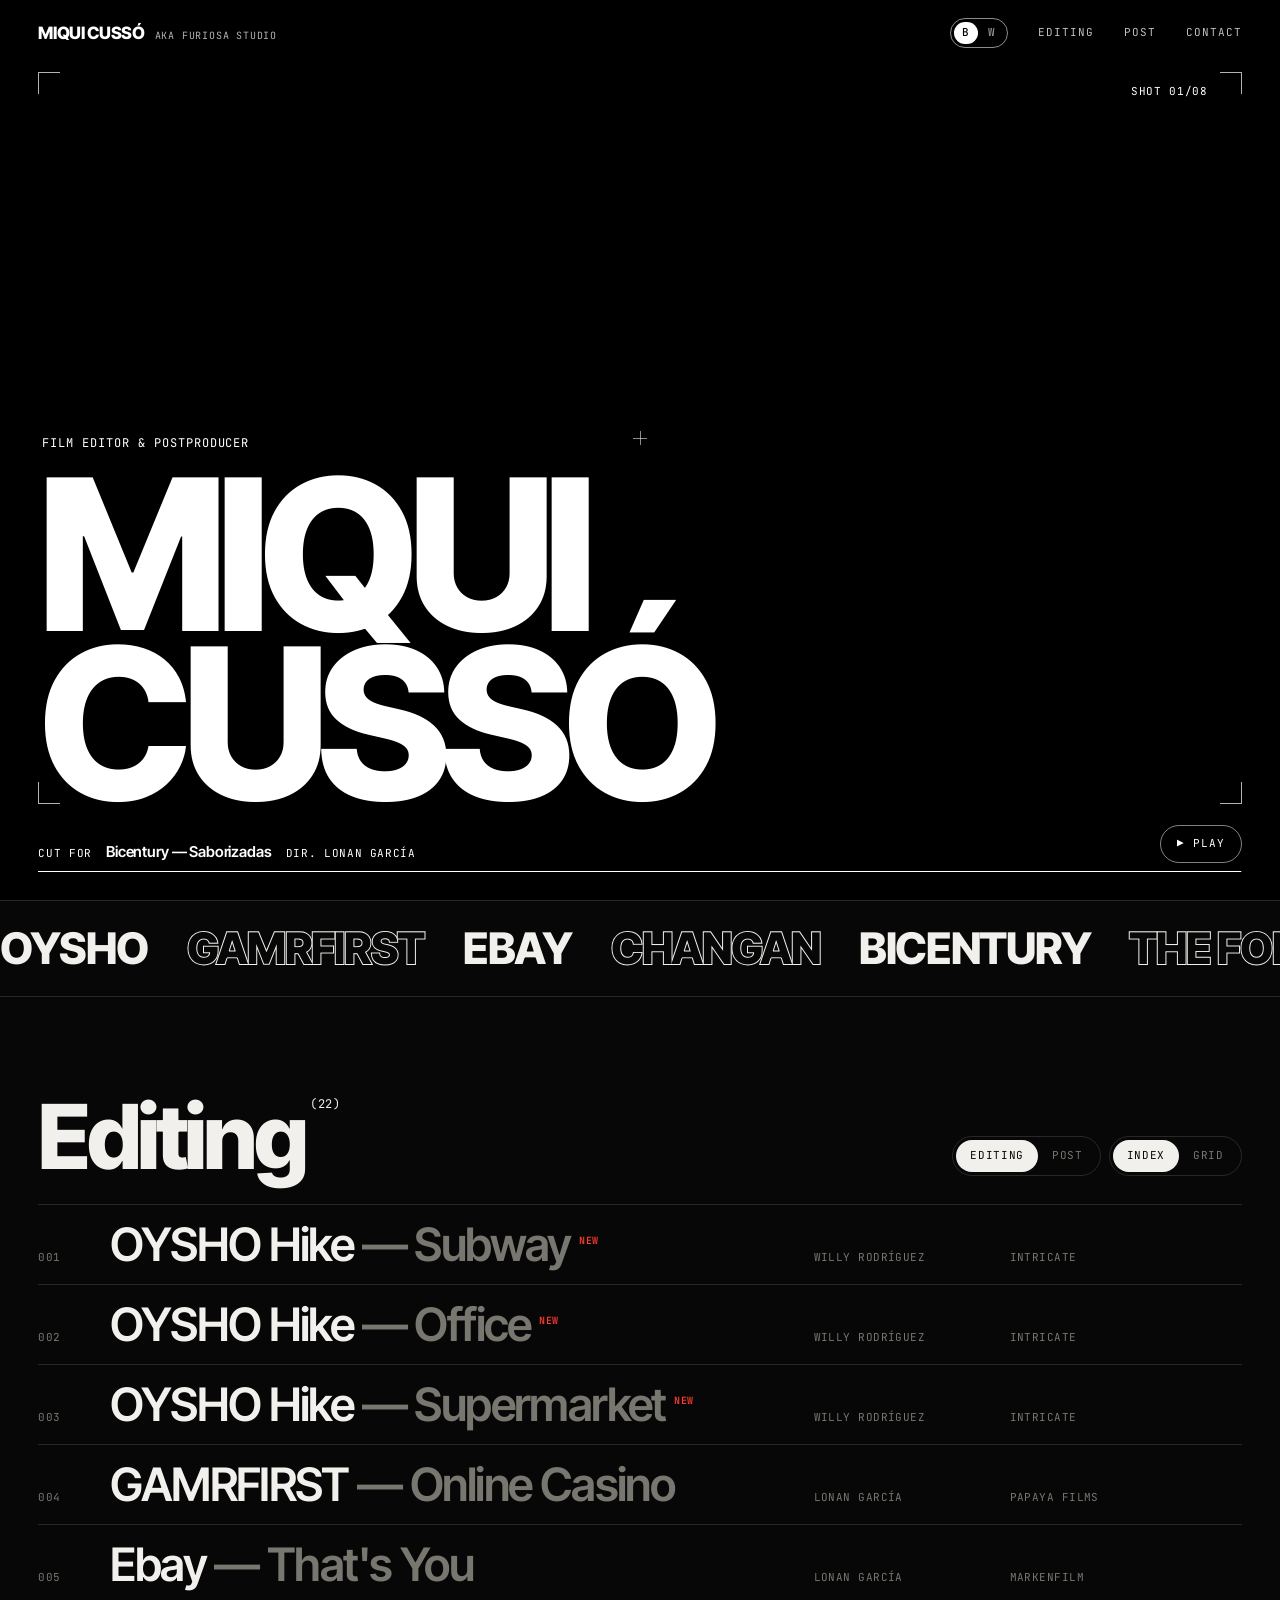
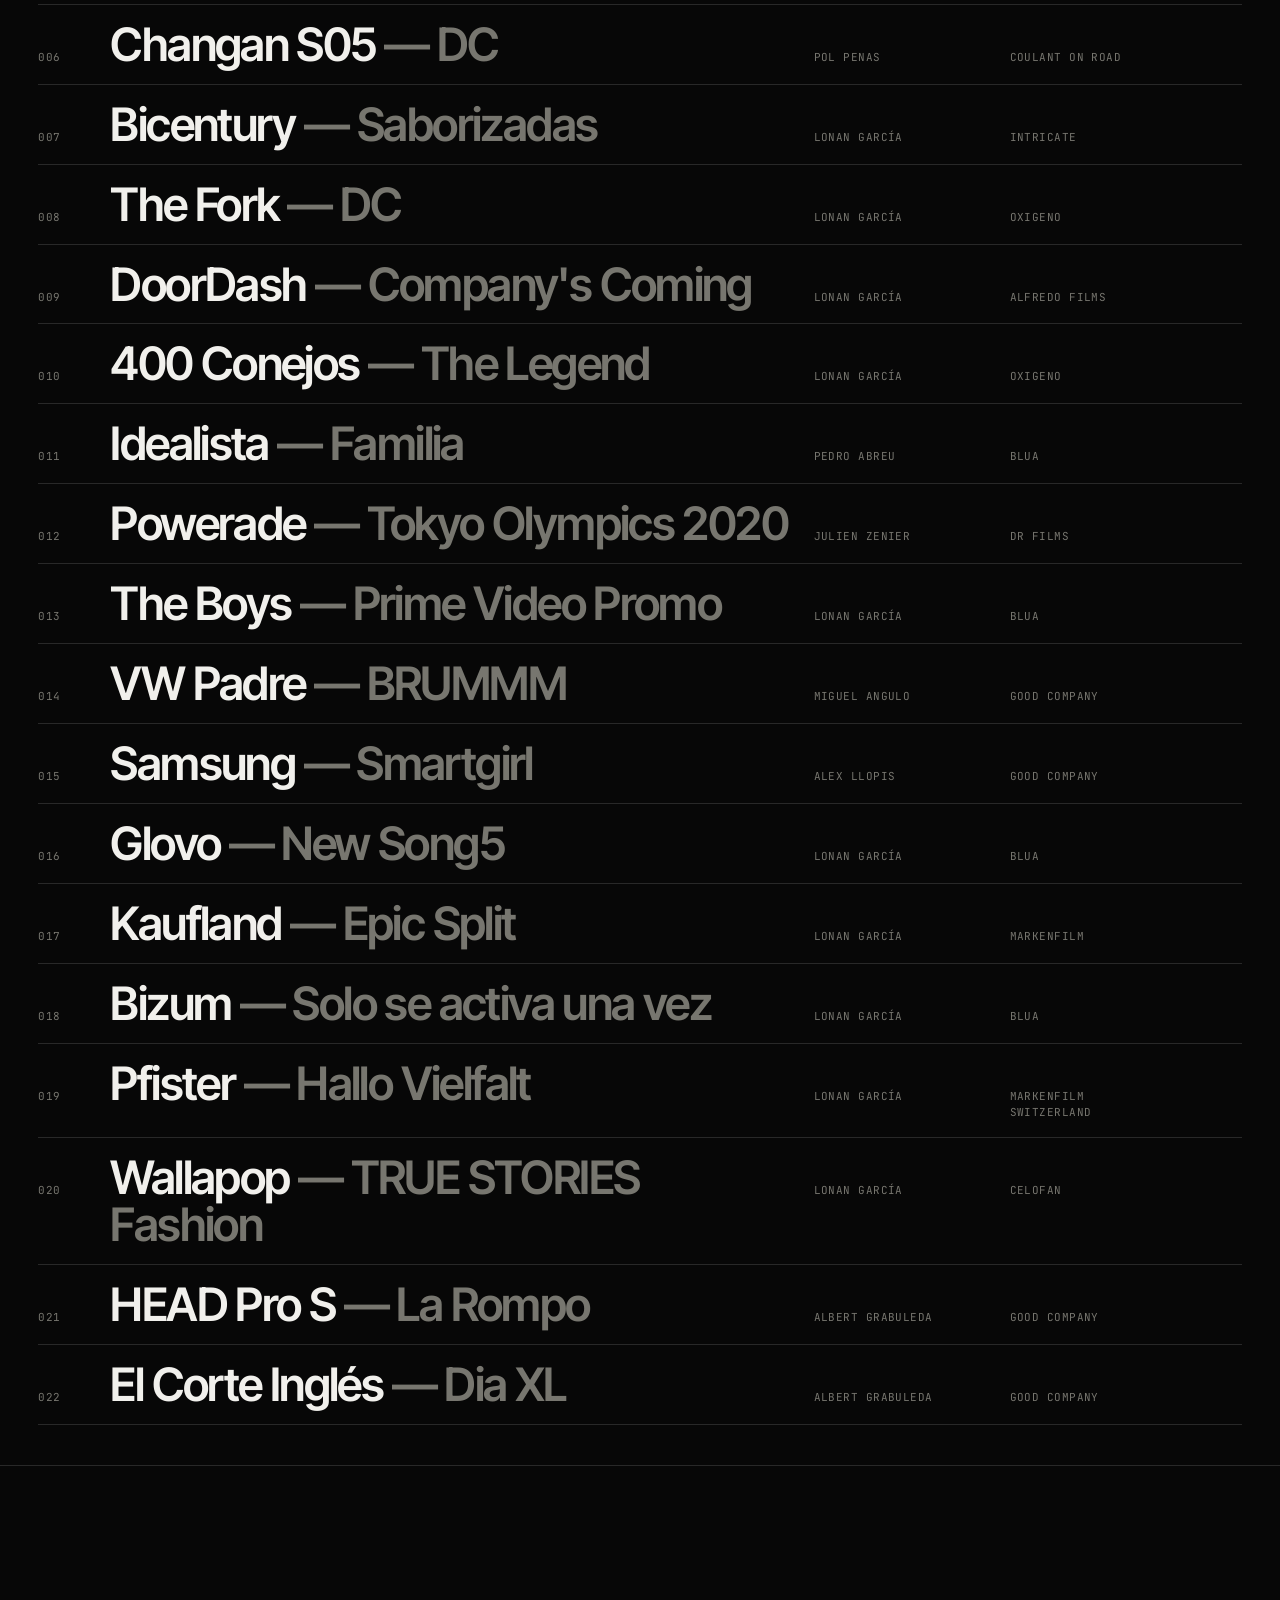
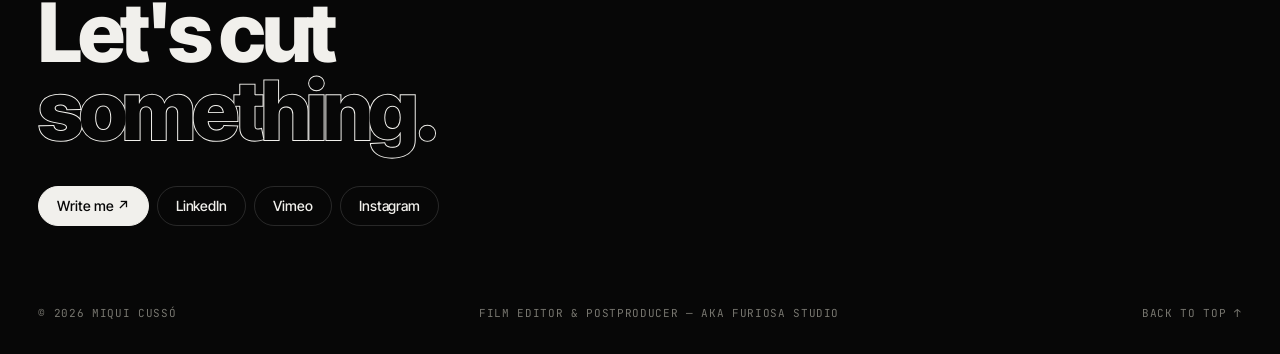
<file: v2/index.html>
<!DOCTYPE html>
<html lang="es">
<head>
  <meta charset="UTF-8">
  <title>MIQUI CUSSÓ</title>
  <link rel="canonical" href="https://miquelcusso-rgb.github.io/">
  <meta name="robots" content="noindex">
  <meta http-equiv="refresh" content="0; url=/">
  <script>location.replace('/' + location.search + location.hash);</script>
</head>
<body><a href="/">MIQUI CUSSÓ</a></body>
</html>
</file>
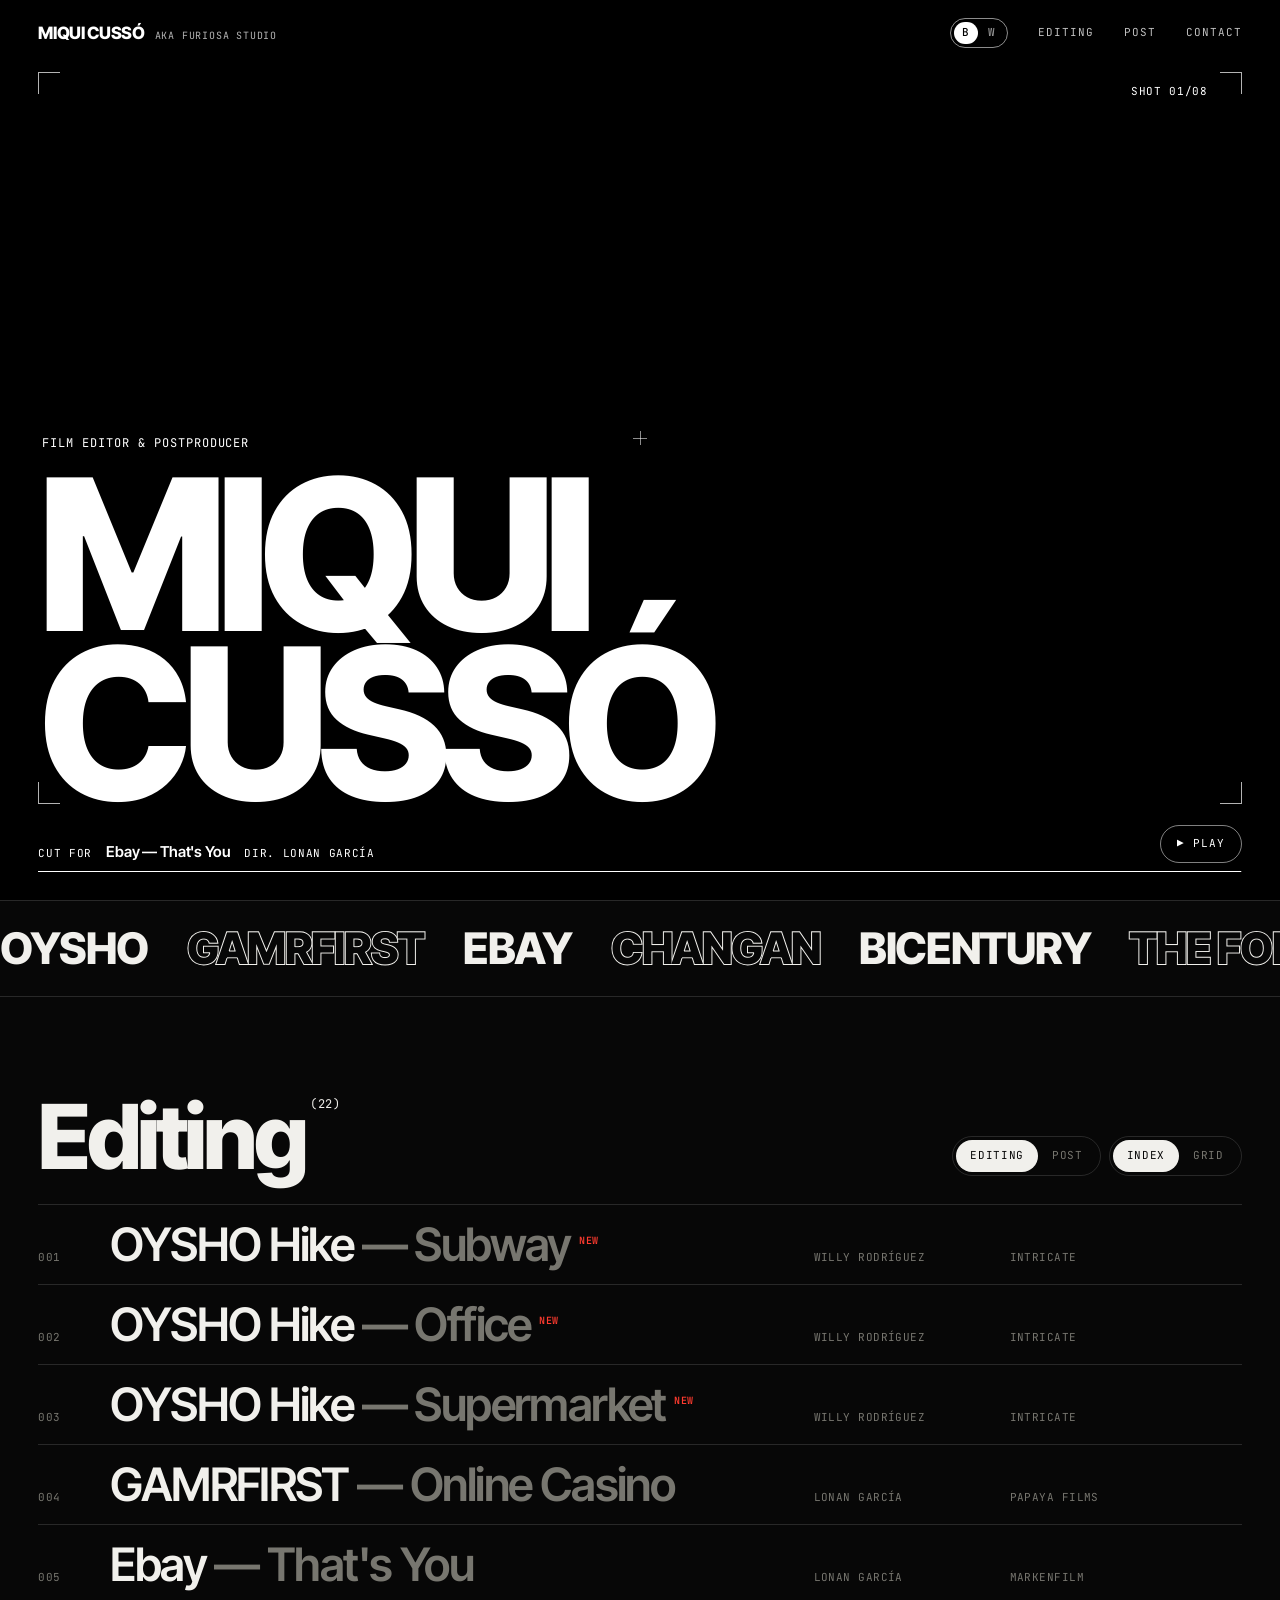
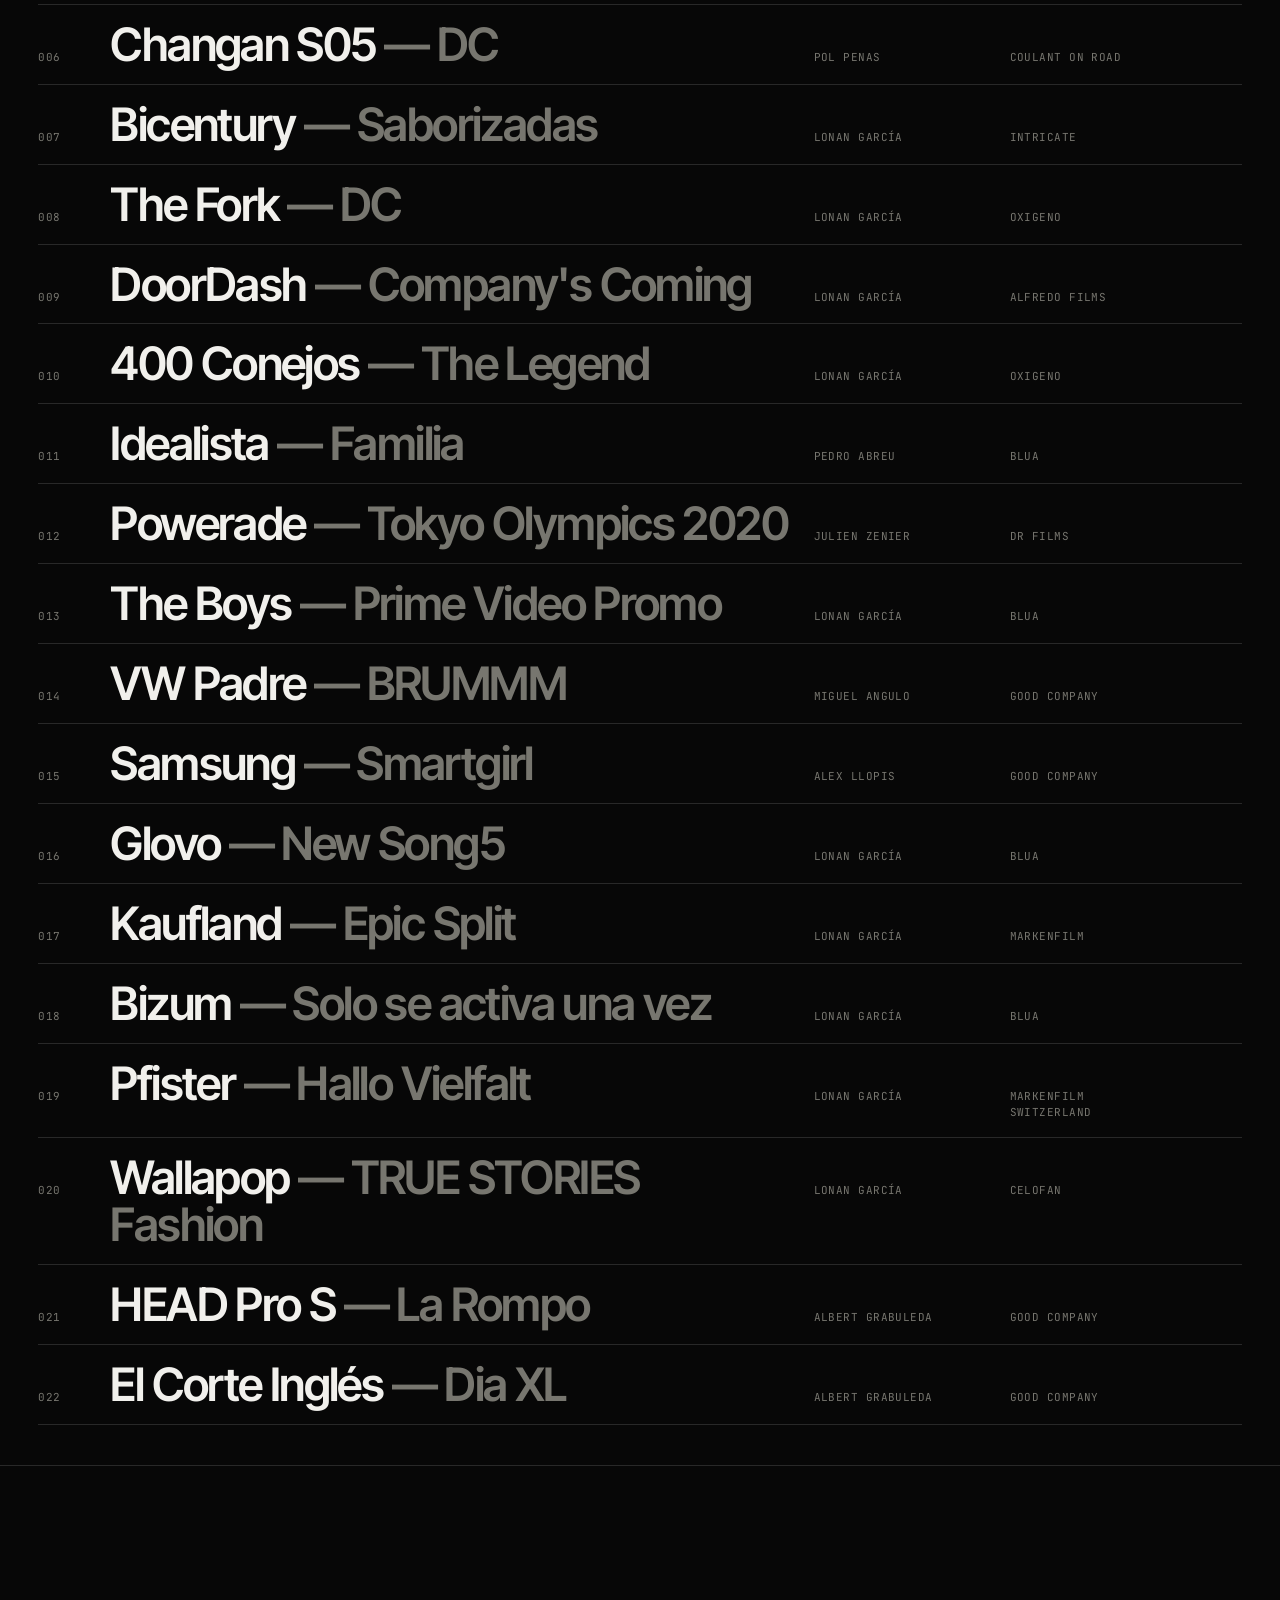
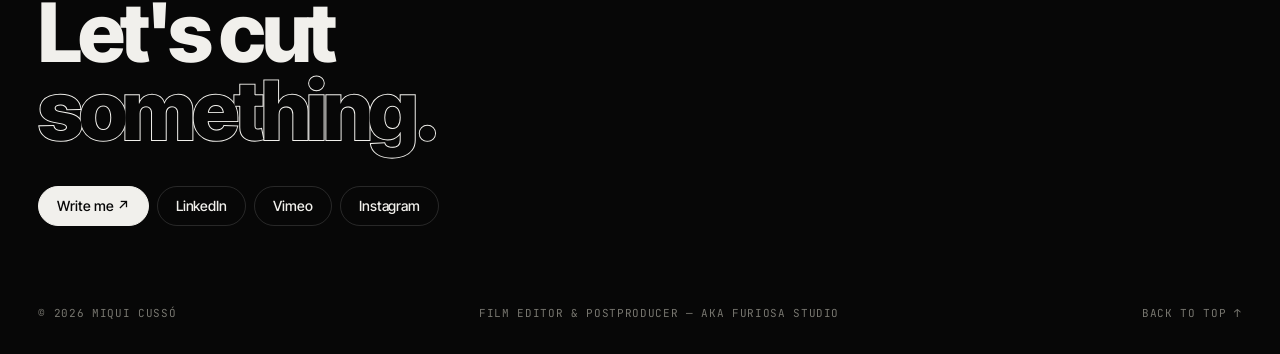
<file: templates/the-cut.html>
<!DOCTYPE html>
<html lang="es">
<head>
  <meta charset="UTF-8">
  <meta name="viewport" content="width=device-width, initial-scale=1.0, viewport-fit=cover">
  <meta name="theme-color" content="#070707" id="themeColor">
<!--SEO-->
  <link rel="icon" href="data:image/svg+xml,<svg xmlns='http://www.w3.org/2000/svg' viewBox='0 0 100 100'><text y='.9em' font-size='90'>✂</text></svg>">
  <link rel="preconnect" href="https://fonts.googleapis.com">
  <link rel="preconnect" href="https://fonts.gstatic.com" crossorigin>
  <link href="https://fonts.googleapis.com/css2?family=Inter+Tight:wght@400;500;600;800&family=JetBrains+Mono:wght@400;500&display=swap" rel="stylesheet">
  <script>try{if(localStorage.getItem('theme')==='light')document.documentElement.dataset.theme='light'}catch(e){}</script>
  <style>
    :root {
      --bg: #070707;
      --fg: #f1f0ec;
      --dim: #77766f;
      --line: rgba(241,240,236,0.14);
      --rec: #ff3b2f;
      --sans: 'Inter Tight', 'Helvetica Neue', Arial, sans-serif;
      --mono: 'JetBrains Mono', ui-monospace, Menlo, monospace;
      --pad: clamp(16px, 3vw, 40px);
      color-scheme: dark;
    }
    :root[data-theme="light"] {
      --bg: #f1f0ec;
      --fg: #0b0b0b;
      --dim: #8a8983;
      --line: rgba(11,11,11,0.14);
      color-scheme: light;
    }
    *, *::before, *::after { box-sizing: border-box; margin: 0; padding: 0; }
    html { -webkit-text-size-adjust: 100%; background: var(--bg); }
    body {
      background: var(--bg); color: var(--fg);
      font-family: var(--sans); font-size: 15px; line-height: 1.45;
      overflow-x: hidden;
      transition: background-color .3s, color .3s;
    }
    a { color: inherit; text-decoration: none; }
    button { font: inherit; color: inherit; background: none; border: 0; cursor: pointer; }
    :focus-visible { outline: 1px solid var(--rec); outline-offset: 3px; }
    .mono { font-family: var(--mono); font-size: 11px; letter-spacing: .06em; text-transform: uppercase; }

    /* ── HUD (cabecera fija, en diferencia sobre la imagen) ── */
    .hud {
      position: fixed; inset: 0 0 auto 0; z-index: 50;
      display: flex; justify-content: space-between; align-items: center;
      padding: 18px var(--pad);
      mix-blend-mode: difference; color: #fff;
    }
    .hud-brand { font-weight: 800; letter-spacing: -.02em; font-size: 17px; }
    .hud-brand span { font-family: var(--mono); font-weight: 400; font-size: 10px; letter-spacing: .08em; margin-left: 10px; opacity: .7; }
    .hud nav { display: flex; gap: clamp(14px, 2.4vw, 32px); align-items: center; }
    .hud nav a, .hud nav button { font-family: var(--mono); font-size: 11px; letter-spacing: .08em; text-transform: uppercase; opacity: .75; transition: opacity .2s; }
    .hud nav a:hover, .hud nav button:hover { opacity: 1; }
    .bw { display: inline-flex; gap: 2px; padding: 3px; border: 1px solid rgba(255,255,255,.55); border-radius: 999px; }
    .hud nav .bw { opacity: 1; }
    .bw span { display: inline-flex; align-items: center; justify-content: center; width: 24px; height: 22px; border-radius: 999px; font-weight: 500; letter-spacing: 0; transition: background .2s, color .2s; color: rgba(255,255,255,.6); }
    .bw .b { background: #fff; color: #000; }
    :root[data-theme="light"] .bw .b { background: transparent; color: rgba(255,255,255,.6); }
    :root[data-theme="light"] .bw .w { background: #fff; color: #000; }

    /* ── HERO ── */
    .hero { position: relative; height: 100svh; min-height: 520px; overflow: hidden; background: #000; color: #fff; }
    .shot {
      position: absolute; inset: -2px;
      background: #000 center / cover no-repeat;
      opacity: 0;
    }
    .shot.on { opacity: 1; animation: push 4.2s linear forwards; }
    @keyframes push { from { transform: scale(1.12); } to { transform: scale(1.0); } }
    .hero::after {
      content: ''; position: absolute; inset: 0; pointer-events: none;
      background:
        linear-gradient(to top, rgba(0,0,0,.75) 0%, rgba(0,0,0,0) 45%),
        linear-gradient(to bottom, rgba(0,0,0,.45) 0%, rgba(0,0,0,0) 25%);
    }
    .flash { position: absolute; inset: 0; background: #fff; opacity: 0; pointer-events: none; z-index: 2; }
    .flash.go { animation: flash .12s steps(1) 1; }
    @keyframes flash { 0% { opacity: .9; } 100% { opacity: 0; } }
    /* guías de encuadre */
    .guides { position: absolute; inset: 72px var(--pad) 96px; pointer-events: none; z-index: 3; }
    .guides i { position: absolute; width: 22px; height: 22px; border: 0 solid rgba(255,255,255,.7); }
    .guides i:nth-child(1) { top: 0; left: 0; border-top-width: 1px; border-left-width: 1px; }
    .guides i:nth-child(2) { top: 0; right: 0; border-top-width: 1px; border-right-width: 1px; }
    .guides i:nth-child(3) { bottom: 0; left: 0; border-bottom-width: 1px; border-left-width: 1px; }
    .guides i:nth-child(4) { bottom: 0; right: 0; border-bottom-width: 1px; border-right-width: 1px; }
    .guides b { position: absolute; left: 50%; top: 50%; width: 14px; height: 14px; transform: translate(-50%,-50%); }
    .guides b::before, .guides b::after { content: ''; position: absolute; background: rgba(255,255,255,.55); }
    .guides b::before { left: 50%; top: 0; bottom: 0; width: 1px; }
    .guides b::after { top: 50%; left: 0; right: 0; height: 1px; }
    .hero-meta { position: absolute; z-index: 4; top: 84px; left: calc(var(--pad) + 34px); right: calc(var(--pad) + 34px); display: flex; justify-content: flex-end; }
    @keyframes blink { 50% { opacity: 0; } }
    .hero-title {
      position: absolute; z-index: 4; left: var(--pad); right: var(--pad); bottom: 92px;
      font-weight: 800; letter-spacing: -.055em; line-height: .8;
      font-size: clamp(64px, 16.5vw, 300px);
      mix-blend-mode: difference; color: #fff;
      user-select: none;
    }
    .hero-title small { display: block; font-family: var(--mono); font-weight: 400; font-size: 12px; letter-spacing: .08em; text-transform: uppercase; margin: 0 0 18px 4px; line-height: 1.4; }
    .hero-bar {
      position: absolute; z-index: 4; left: var(--pad); right: var(--pad); bottom: 28px;
      display: grid; grid-template-columns: 1fr auto; gap: 8px 24px; align-items: end;
    }
    .hero-now { display: flex; gap: 14px; align-items: baseline; flex-wrap: wrap; }
    .hero-now strong { font-weight: 600; font-size: 15px; letter-spacing: -.01em; }
    .hero-play { display: inline-flex; align-items: center; gap: 10px; font-family: var(--mono); font-size: 11px; letter-spacing: .08em; text-transform: uppercase; padding: 10px 16px; border: 1px solid rgba(255,255,255,.5); border-radius: 999px; transition: background .2s, color .2s; color: #fff; }
    .hero-play:hover { background: #fff; color: #000; }
    .scrub { grid-column: 1 / -1; height: 1px; background: rgba(255,255,255,.25); position: relative; overflow: hidden; }
    .scrub i { position: absolute; inset: 0; background: #fff; transform-origin: left; transform: scaleX(0); }
    .scrub i.run { animation: scrub 4.2s linear forwards; }
    @keyframes scrub { to { transform: scaleX(1); } }

    /* ── TICKER de marcas ── */
    .ticker { border-block: 1px solid var(--line); overflow: hidden; white-space: nowrap; padding: 16px 0; }
    .ticker-track { display: inline-flex; animation: tick 60s linear infinite; }
    .ticker span { font-weight: 800; font-size: clamp(22px, 3.4vw, 44px); letter-spacing: -.03em; padding-right: .9em; text-transform: uppercase; }
    .ticker span:nth-child(even) { -webkit-text-stroke: 2px var(--fg); paint-order: stroke fill; color: var(--bg); }
    @keyframes tick { to { transform: translateX(-50%); } }

    /* ── WORK ── */
    .work { padding: clamp(48px, 8vw, 120px) var(--pad) 40px; }
    .work-head { display: flex; justify-content: space-between; align-items: end; gap: 24px; flex-wrap: wrap; margin-bottom: 28px; }
    .work-head h2 { font-weight: 800; font-size: clamp(40px, 7vw, 104px); letter-spacing: -.05em; line-height: .85; }
    .work-head h2 sup { font-family: var(--mono); font-weight: 400; font-size: 12px; letter-spacing: .06em; vertical-align: top; margin-left: 6px; }
    .controls { display: flex; gap: 8px; flex-wrap: wrap; position: sticky; top: 64px; }
    .seg { display: inline-flex; border: 1px solid var(--line); border-radius: 999px; padding: 3px; }
    .seg button { font-family: var(--mono); font-size: 11px; letter-spacing: .06em; text-transform: uppercase; padding: 8px 14px; border-radius: 999px; color: var(--dim); transition: color .2s, background .2s; }
    .seg button[aria-pressed="true"] { background: var(--fg); color: var(--bg); }

    /* Index */
    .index { list-style: none; border-top: 1px solid var(--line); }
    .row {
      display: grid; grid-template-columns: 56px 1fr 180px 160px 56px; gap: 16px; align-items: baseline;
      padding: 16px 0; border-bottom: 1px solid var(--line);
      transition: opacity .25s, padding .3s;
    }
    .row .t { font-weight: 600; font-size: clamp(22px, 3.6vw, 52px); letter-spacing: -.035em; line-height: 1.02; transition: transform .35s cubic-bezier(.2,.7,.2,1); }
    .row .t em { font-style: normal; color: var(--dim); }
    .row .n, .row .d, .row .c, .row .len { font-family: var(--mono); font-size: 11px; letter-spacing: .04em; text-transform: uppercase; color: var(--dim); }
    .row .len { text-align: right; }
    .row .thumb { display: none; }
    @media (hover: hover) {
      .index:hover .row { opacity: .28; }
      .index .row:hover { opacity: 1; }
      .row:hover .t { transform: translateX(14px); }
    }
    .is-new { font-family: var(--mono); font-size: 10px; color: var(--rec); letter-spacing: .08em; vertical-align: super; margin-left: 8px; }

    /* Peek: previsualización que sigue al cursor */
    .peek {
      position: fixed; z-index: 40; left: 0; top: 0; width: min(34vw, 520px); aspect-ratio: 16/9;
      pointer-events: none; overflow: hidden; background: #000 center / cover no-repeat;
      opacity: 0; transform: translate(6%, -50%) scale(.85);
      transition: opacity .25s, transform .35s cubic-bezier(.2,.7,.2,1);
    }
    .peek.show { opacity: 1; transform: translate(6%, -50%) scale(1); }
    .vid { position: absolute; inset: 0; opacity: 0; transition: opacity .4s; }
    .vid.playing { opacity: 1; }
    .vid iframe { position: absolute; top: 50%; left: 50%; width: 100%; height: 100%; transform: translate(-50%,-50%) scale(1.02); border: 0; }

    /* Grid (bento) */
    .mosaic {
      display: none; grid-template-columns: repeat(4, 1fr); grid-auto-flow: dense; gap: 6px;
      grid-auto-rows: calc((100vw - 2 * var(--pad) - 18px) / 4 * 0.5625);
    }
    .view-grid .mosaic { display: grid; }
    .view-grid .index { display: none; }
    .tile { position: relative; overflow: hidden; background: #111 center / cover no-repeat; }
    .tile:nth-child(6n+1) { grid-column: span 2; grid-row: span 2; }
    .tile:nth-child(6n+4) { grid-column: span 2; }
    .tile .bg { position: absolute; inset: 0; background: inherit; transition: transform .8s cubic-bezier(.2,.7,.2,1), filter .4s; }
    .tile:hover .bg { transform: scale(1.06); filter: brightness(.7); }
    .tile .cap { position: absolute; left: 12px; right: 12px; bottom: 10px; color: #fff; z-index: 2; display: flex; justify-content: space-between; gap: 10px; align-items: end; opacity: 0; transform: translateY(6px); transition: opacity .3s, transform .3s; }
    .tile .cap strong { font-weight: 600; font-size: 15px; letter-spacing: -.01em; line-height: 1.15; }
    .tile:hover .cap, .tile:focus-visible .cap { opacity: 1; transform: none; }
    .tile::after { content: ''; position: absolute; inset: 0; background: linear-gradient(to top, rgba(0,0,0,.7), transparent 55%); opacity: 0; transition: opacity .3s; z-index: 1; }
    .tile:hover::after { opacity: 1; }

    /* ── PLAYER ── */
    .player {
      position: fixed; inset: 0; z-index: 100; background: #000; color: #fff;
      display: grid; grid-template-rows: auto 1fr auto auto; opacity: 0; pointer-events: none; transition: opacity .3s;
    }
    .player.open { opacity: 1; pointer-events: auto; }
    .p-top { display: flex; justify-content: space-between; align-items: center; padding: 16px var(--pad); }
    .p-close { font-family: var(--mono); font-size: 11px; letter-spacing: .08em; text-transform: uppercase; opacity: .8; }
    .p-close:hover { opacity: 1; }
    .p-stage { display: flex; align-items: center; justify-content: center; padding: 0 var(--pad); min-height: 0; }
    .p-frame { position: relative; width: min(100%, calc((100svh - 260px) * 16 / 9)); aspect-ratio: 16/9; background: #0c0c0c; }
    .p-frame iframe { position: absolute; inset: 0; width: 100%; height: 100%; border: 0; }
    .p-info { display: grid; grid-template-columns: 1fr auto; gap: 16px; padding: 18px var(--pad) 12px; align-items: end; }
    .p-info h3 { font-weight: 800; font-size: clamp(24px, 3.4vw, 44px); letter-spacing: -.04em; line-height: 1; }
    .p-credits { display: flex; gap: 28px; flex-wrap: wrap; margin-top: 10px; }
    .p-credits div { font-size: 14px; }
    .p-credits span { display: block; color: #8d8c86; }
    .p-nav { display: flex; gap: 8px; }
    .p-nav button { font-family: var(--mono); font-size: 11px; letter-spacing: .06em; text-transform: uppercase; border: 1px solid rgba(255,255,255,.3); border-radius: 999px; padding: 10px 14px; transition: background .2s, color .2s; }
    .p-nav button:hover:not(:disabled) { background: #fff; color: #000; }
    .p-nav button:disabled { opacity: .25; cursor: default; }
    .p-nav kbd { font-family: inherit; opacity: .55; margin: 0 4px; }
    .strip { display: flex; gap: 4px; overflow-x: auto; padding: 10px var(--pad) 18px; scrollbar-width: none; }
    .strip::-webkit-scrollbar { display: none; }
    .strip button { flex: 0 0 auto; width: 120px; aspect-ratio: 16/9; background: #111 center / cover no-repeat; opacity: .35; transition: opacity .2s; position: relative; }
    .strip button:hover { opacity: .8; }
    .strip button.cur { opacity: 1; }
    .strip button.cur::after { content: ''; position: absolute; left: 0; right: 0; bottom: -6px; height: 2px; background: var(--rec); }

    /* ── CONTACT ── */
    .contact { padding: clamp(64px, 10vw, 140px) var(--pad) 56px; border-top: 1px solid var(--line); }
    .contact h2 { font-weight: 800; font-size: clamp(40px, 6.4vw, 112px); letter-spacing: -.055em; line-height: .95; }
    .contact h2 .out { -webkit-text-stroke: 2px var(--fg); paint-order: stroke fill; color: var(--bg); }
    .contact-row { display: flex; flex-wrap: wrap; gap: 8px; margin-top: 36px; align-items: center; }
    .pill { display: inline-flex; align-items: center; gap: 8px; height: 40px; padding: 0 18px; border: 1px solid var(--line); border-radius: 999px; font-weight: 500; font-size: 14px; letter-spacing: -.005em; transition: background .2s, color .2s, border-color .2s; }
    .pill:hover { border-color: var(--fg); }
    .pill.solid { background: var(--fg); color: var(--bg); border-color: var(--fg); }
    .pill.solid:hover { background: transparent; color: var(--fg); }
    .pill.social svg { display: none; width: 16px; height: 16px; fill: currentColor; }
    @media (max-width: 760px) {
      /* Móvil: Write me + 3 logos en una sola línea */
      .contact-row { flex-wrap: nowrap; gap: 10px; }
      .pill.solid { flex: 1 1 auto; justify-content: center; height: 44px; padding: 0 18px; white-space: nowrap; }
      .pill.social { flex: 0 0 auto; width: 44px; height: 44px; padding: 0; justify-content: center; }
      .pill.social span { display: none; }
      .pill.social svg { display: block; }
    }
    footer { display: flex; justify-content: space-between; gap: 16px; flex-wrap: wrap; padding: 24px var(--pad) 32px; color: var(--dim); }
    footer a:hover { color: var(--fg); }

    /* ── reveal al hacer scroll ── */
    .rv { opacity: 0; transform: translateY(24px); transition: opacity .8s, transform .8s cubic-bezier(.2,.7,.2,1); }
    .rv.in { opacity: 1; transform: none; }

    /* ── MÓVIL ── */
    @media (max-width: 760px) {
      .hud-brand span, .hud nav .hide-m { display: none; }
      .hud { padding: 16px; }
      .hud-brand { font-size: 14px; white-space: nowrap; }
      .hud nav { gap: 11px; }
      .hud nav a { font-size: 10px; letter-spacing: .04em; }
      .bw span { width: 21px; height: 20px; }
      .guides { inset: 64px 12px 120px; }
      .hero-meta { top: 76px; left: 28px; right: 28px; }
      .hero-title { bottom: 178px; }
      .guides { bottom: 170px; }
      .hero-bar { grid-template-columns: 1fr; }
      .row { grid-template-columns: 92px 1fr; gap: 4px 14px; padding: 12px 0; align-items: center; }
      .row .thumb { display: block; grid-row: span 3; width: 92px; aspect-ratio: 16/9; background: #111 center / cover no-repeat; }
      .row .n, .row .len { display: none; }
      .row .t { font-size: 19px; }
      .row .d, .row .c { font-size: 10px; }
      .mosaic { grid-template-columns: repeat(2, 1fr); grid-auto-rows: calc((100vw - 2 * var(--pad) - 6px) / 2 * 0.5625); }
      .tile:nth-child(6n+4) { grid-column: auto; }
      .tile .cap { opacity: 1; transform: none; }
      .tile::after { opacity: 1; }
      .controls { top: 56px; }
      .p-info { grid-template-columns: 1fr; }
      .strip button { width: 92px; }
    }
    @media (hover: none) { .peek { display: none; } }
    @media (prefers-reduced-motion: reduce) {
      .shot.on, .scrub i.run, .ticker-track { animation: none; }
      .rv { opacity: 1; transform: none; }
    }
  </style>
</head>
<body data-page="{{PAGE}}">

<header class="hud">
  <a class="hud-brand" href="/" data-nav="editing">MIQUI CUSSÓ<span>AKA FURIOSA STUDIO</span></a>
  <nav>
    <button class="bw" type="button" id="bw" aria-label="Switch to white"><span class="b">B</span><span class="w">W</span></button>
    <a href="/" data-nav="editing">Editing</a>
    <a href="/post/" data-nav="post">Post</a>
    <a href="/contact/" data-nav="contact">Contact</a>
  </nav>
</header>

<section class="hero" id="top" aria-label="Showreel">
  <div class="shot" id="shotA"></div>
  <div class="shot" id="shotB"></div>
  <div class="flash" id="flash"></div>
  <div class="guides" aria-hidden="true"><i></i><i></i><i></i><i></i><b></b></div>
  <div class="hero-meta mono" aria-hidden="true">
    <span class="fps">SHOT <span id="shotN">01</span>/<span id="shotT">08</span></span>
  </div>
  <h1 class="hero-title"><small>Film editor &amp; postproducer</small>MIQUI<br>CUSSÓ</h1>
  <div class="hero-bar">
    <div class="hero-now"><span class="mono" id="nowLabel">Cut for</span><strong id="nowTitle">—</strong><span class="mono" id="nowCred"></span></div>
    <button class="hero-play" type="button" id="heroPlay">▶ Play</button>
    <div class="scrub"><i id="scrub"></i></div>
  </div>
</section>

<div class="ticker" aria-hidden="true"><div class="ticker-track" id="ticker"></div></div>

<section class="work" id="work">
  <div class="work-head rv">
    <h2 id="workTitle">Editing<sup id="workCount"></sup></h2>
    <div class="controls">
      <div class="seg" role="group" aria-label="Section">
        <button type="button" data-set="editing" aria-pressed="true">Editing</button>
        <button type="button" data-set="post" aria-pressed="false">Post</button>
      </div>
      <div class="seg" role="group" aria-label="View">
        <button type="button" data-view="index" aria-pressed="true">Index</button>
        <button type="button" data-view="grid" aria-pressed="false">Grid</button>
      </div>
    </div>
  </div>
  <ol class="index" id="index"></ol>
  <div class="mosaic" id="mosaic"></div>
</section>

<section class="contact" id="contact">
  <h2 class="rv">Let's cut<br><span class="out">something.</span></h2>
  <div class="contact-row rv">
    <a class="pill solid" href="#" id="mailBtn">Write me ↗</a>
    <a class="pill social" href="https://www.linkedin.com/in/miquelcusso/" target="_blank" rel="noopener" aria-label="LinkedIn"><svg aria-hidden="true" viewBox="0 0 24 24" xmlns="http://www.w3.org/2000/svg"><path d="M20.447 20.452h-3.554v-5.569c0-1.328-.027-3.037-1.852-3.037-1.853 0-2.136 1.445-2.136 2.939v5.667H9.351V9h3.414v1.561h.046c.477-.9 1.637-1.85 3.37-1.85 3.601 0 4.267 2.37 4.267 5.455v6.286zM5.337 7.433c-1.144 0-2.063-.926-2.063-2.065 0-1.138.92-2.063 2.063-2.063 1.14 0 2.064.925 2.064 2.063 0 1.139-.925 2.065-2.064 2.065zm1.782 13.019H3.555V9h3.564v11.452zM22.225 0H1.771C.792 0 0 .774 0 1.729v20.542C0 23.227.792 24 1.771 24h20.451C23.2 24 24 23.227 24 22.271V1.729C24 .774 23.2 0 22.222 0h.003z"/></svg><span>LinkedIn</span></a>
    <a class="pill social" href="https://vimeo.com/showcase/8984756" target="_blank" rel="noopener" aria-label="Vimeo"><svg aria-hidden="true" viewBox="0 0 24 24" xmlns="http://www.w3.org/2000/svg"><path d="M23.977 6.416c-.105 2.338-1.739 5.543-4.894 9.609-3.268 4.247-6.026 6.37-8.29 6.37-1.409 0-2.578-1.294-3.553-3.881L5.322 12.5C4.603 9.913 3.83 8.619 3 8.619c-.13 0-.58.27-1.354.81L.748 8.132c.852-.749 1.684-1.498 2.498-2.247C4.523 4.8 5.584 4.112 6.39 4.04c2.06-.198 3.332 1.208 3.81 4.218.515 3.25.872 5.274 1.072 6.07.595 2.707 1.248 4.06 1.963 4.06.556 0 1.391-.876 2.504-2.628 1.113-1.751 1.71-3.082 1.79-3.991.159-1.507-.435-2.261-1.79-2.261-.637 0-1.294.146-1.963.44 1.305-4.277 3.797-6.354 7.474-6.229 2.725.085 4.007 1.847 3.727 5.287z"/></svg><span>Vimeo</span></a>
    <a class="pill social" href="https://www.instagram.com/mikelkuss/" target="_blank" rel="noopener" aria-label="Instagram"><svg aria-hidden="true" viewBox="0 0 24 24" xmlns="http://www.w3.org/2000/svg"><path d="M12 2.163c3.204 0 3.584.012 4.85.07 3.252.148 4.771 1.691 4.919 4.919.058 1.265.069 1.645.069 4.849 0 3.205-.012 3.584-.069 4.849-.149 3.225-1.664 4.771-4.919 4.919-1.266.058-1.644.07-4.85.07-3.204 0-3.584-.012-4.849-.07-3.26-.149-4.771-1.699-4.919-4.92-.058-1.265-.07-1.644-.07-4.849 0-3.204.013-3.583.07-4.849.149-3.227 1.664-4.771 4.919-4.919 1.266-.057 1.645-.069 4.849-.069zm0-2.163c-3.259 0-3.667.014-4.947.072-4.358.2-6.78 2.618-6.98 6.98-.059 1.281-.073 1.689-.073 4.948 0 3.259.014 3.668.072 4.948.2 4.358 2.618 6.78 6.98 6.98 1.281.058 1.689.072 4.948.072 3.259 0 3.668-.014 4.948-.072 4.354-.2 6.782-2.618 6.979-6.98.059-1.28.073-1.689.073-4.948 0-3.259-.014-3.667-.072-4.947-.196-4.354-2.617-6.78-6.979-6.98-1.281-.059-1.69-.073-4.949-.073zm0 5.838c-3.403 0-6.162 2.759-6.162 6.162s2.759 6.163 6.162 6.163 6.162-2.759 6.162-6.163c0-3.403-2.759-6.162-6.162-6.162zm0 10.162c-2.209 0-4-1.79-4-4 0-2.209 1.791-4 4-4s4 1.791 4 4c0 2.21-1.791 4-4 4zm6.406-11.845c-.796 0-1.441.645-1.441 1.44s.645 1.44 1.441 1.44c.795 0 1.439-.645 1.439-1.44s-.644-1.44-1.439-1.44z"/></svg><span>Instagram</span></a>
  </div>
</section>

<footer class="mono">
  <span>© 2026 Miqui Cussó</span>
  <span>Film editor &amp; postproducer — aka Furiosa Studio</span>
  <a href="#top">Back to top ↑</a>
</footer>

<div class="peek" id="peek" aria-hidden="true"></div>

<div class="player" id="player" role="dialog" aria-modal="true" aria-label="Video player">
  <div class="p-top mono">
    <span><span id="pIdx">01</span> / <span id="pTot">22</span> — <span id="pSet">Editing</span></span>
    <button class="p-close" type="button" id="pClose">Close <kbd>esc</kbd> ✕</button>
  </div>
  <div class="p-stage"><div class="p-frame"><iframe id="pFrame" title="Video" allow="autoplay; fullscreen; picture-in-picture" allowfullscreen></iframe></div></div>
  <div class="p-info">
    <div>
      <h3 id="pTitle"></h3>
      <div class="p-credits" id="pCredits"></div>
    </div>
    <div class="p-nav">
      <button type="button" id="pPrev"><kbd>J</kbd>← Prev</button>
      <button type="button" id="pNext">Next →<kbd>L</kbd></button>
    </div>
  </div>
  <div class="strip" id="strip"></div>
</div>

<script src="/assets/projects.js?v=68b7254b"></script>
<script src="/assets/thumbs.js?v=f11f9f7f"></script>
<script src="https://player.vimeo.com/api/player.js" async id="vimeoSdk"></script>
<script>
(() => {
  const P = window.PROJECTS;
  const $ = id => document.getElementById(id);
  const reduced = matchMedia('(prefers-reduced-motion: reduce)').matches;
  const canHover = matchMedia('(hover: hover)').matches;
  const NEW = new Set(['e20', 'e21', 'e22']);
  const all = [...P.editing.map(p => ({ ...p, set: 'editing' })), ...P.post.map(p => ({ ...p, set: 'post' }))];
  const byId = Object.fromEntries(all.map(p => [p.id, p]));

  // ── Metadatos de Vimeo (miniatura grande + duración) vía oEmbed, con caché ──
  const meta = {};
  let cache = {};
  try { cache = JSON.parse(sessionStorage.getItem('vmeta') || '{}'); } catch (e) {}
  const vimeoUrl = p => `https://vimeo.com/${p.vimeo_id}${p.vimeo_hash ? '/' + p.vimeo_hash : ''}`;
  const thumb = p => p.thumbnail || (window.THUMBS || {})[p.vimeo_id] || (meta[p.vimeo_id] && meta[p.vimeo_id].thumb) || `https://vumbnail.com/${p.vimeo_id}.jpg`;
  // Versión grande para la portada a pantalla completa
  const big = p => thumb(p).replace(/-d_\d+(x\d+)?/, "-d_1920");
  const isPlaceholder = p => /\/default-/.test(thumb(p));
  const dur = p => {
    const s = meta[p.vimeo_id] && meta[p.vimeo_id].duration;
    return s ? `${Math.floor(s / 60)}:${String(s % 60).padStart(2, '0')}` : '';
  };
  function loadMeta() {
    const ids = [...new Map(all.map(p => [p.vimeo_id, p])).values()];
    return Promise.all(ids.map(p => {
      if (cache[p.vimeo_id]) { meta[p.vimeo_id] = cache[p.vimeo_id]; return; }
      return fetch(`https://vimeo.com/api/oembed.json?url=${encodeURIComponent(vimeoUrl(p))}&width=1280`)
        .then(r => r.ok ? r.json() : null)
        .then(d => {
          if (!d) return;
          const m = { thumb: d.thumbnail_url && !/\/default-/.test(d.thumbnail_url) ? d.thumbnail_url : null, duration: d.duration };
          if (!m.thumb) delete m.thumb;
          meta[p.vimeo_id] = m;
          if (m.thumb) cache[p.vimeo_id] = m; // no cachear placeholders: la miniatura puede aparecer luego
        }).catch(() => {});
    })).then(() => { try { sessionStorage.setItem('vmeta', JSON.stringify(cache)); } catch (e) {} });
  }

  // ── Vídeo en bucle silenciado (solo si Vimeo confirma que reproduce) ──
  function attachVideo(host, p) {
    if (!window.Vimeo || !window.Vimeo.Player) return null;
    const box = document.createElement('div');
    box.className = 'vid';
    host.appendChild(box);
    let player;
    try {
      player = new Vimeo.Player(box, { url: vimeoUrl(p), background: true, muted: true, loop: true, dnt: true, autopause: false });
      player.on('timeupdate', function once(d) {
        if (d.seconds > 0.1) { box.classList.add('playing'); player.off('timeupdate', once); }
      });
      player.ready().catch(() => box.remove());
    } catch (e) { box.remove(); return null; }
    return () => { try { player.destroy(); } catch (e) {} box.remove(); };
  }

  // ── HERO: montaje de planos con corte seco ──
  let reel = [], shot = -1, front = $('shotA'), back = $('shotB'), heroTimer;
  function cut() {
    if (!reel.length) return;
    shot = (shot + 1) % reel.length;
    const p = reel[shot];
    back.style.backgroundImage = `url("${big(p)}")`;
    back.classList.remove('on'); void back.offsetWidth; back.classList.add('on');
    front.classList.remove('on');
    [front, back] = [back, front];
    if (!reduced && shot % 3 === 2) { const fl = $('flash'); fl.classList.remove('go'); void fl.offsetWidth; fl.classList.add('go'); }
    $('shotN').textContent = String(shot + 1).padStart(2, '0');
    $('nowLabel').textContent = p.set === 'post' ? 'Post for' : 'Cut for';
    $('nowTitle').textContent = p.titulo;
    $('nowCred').textContent = p.director && p.director !== '—' ? 'dir. ' + p.director : '';
    const sc = $('scrub'); sc.classList.remove('run'); void sc.offsetWidth; sc.classList.add('run');
  }
  // Portada: 8 planos al azar en cada visita, elegidos de la mitad superior de
  // Editing y de Post (lo más reciente) y nunca de hace más de 5 años
  // (fecha de subida a Vimeo, en assets/thumbs.js → VDATES).
  let heroPool = null;
  function pickReel() {
    if (heroPool) return heroPool;
    const dates = window.VDATES || {};
    const cutoff = new Date(); cutoff.setFullYear(cutoff.getFullYear() - 5);
    const recent = p => !dates[p.vimeo_id] || new Date(dates[p.vimeo_id]) >= cutoff;
    const top = s => P[s].slice(0, Math.ceil(P[s].length / 2)).map(p => ({ ...p, set: s }));
    const seen = new Set();
    const pool = [...top('editing'), ...top('post')]
      .filter(p => recent(p) && !isPlaceholder(p) && !seen.has(p.vimeo_id) && seen.add(p.vimeo_id));
    for (let i = pool.length - 1; i > 0; i--) { const j = Math.floor(Math.random() * (i + 1)); [pool[i], pool[j]] = [pool[j], pool[i]]; }
    heroPool = pool.slice(0, 8);
    return heroPool;
  }
  function startHero() {
    clearInterval(heroTimer); shot = -1;
    reel = pickReel();
    if (!reel.length) reel = all.slice(0, 8);
    $('shotT').textContent = String(reel.length).padStart(2, '0');
    reel.forEach(p => { const i = new Image(); i.src = big(p); });
    cut();
    if (!reduced) heroTimer = setInterval(cut, 4200);
  }
  $('heroPlay').addEventListener('click', () => { const p = reel[shot]; if (p) openPlayer(p.set, p.id, true); });

  // ── Ticker de marcas ──
  function buildTicker() {
    const brands = window.BRANDS || [...new Set(all.map(p => p.titulo.split(' — ')[0].trim()))];
    const html = brands.map(b => `<span>${b}</span>`).join('');
    $('ticker').innerHTML = html + html;
  }

  // ── WORK: índice + mosaico ──
  const PAGE = document.body.dataset.page || 'editing';
  const PATHS = { editing: '/', post: '/post/', contact: '/contact/' };
  const TITLES = { editing: 'MIQUI CUSSÓ — Film Editor & Postproducer', post: 'Post-production — MIQUI CUSSÓ', contact: 'Contact — MIQUI CUSSÓ' };
  let pageTitle = document.title;
  let set = PAGE === 'post' ? 'post' : 'editing';
  function goPath(key, push) {
    pageTitle = TITLES[key]; document.title = pageTitle;
    if (location.pathname !== PATHS[key] || location.search) history[push ? 'pushState' : 'replaceState']({}, '', PATHS[key]);
  }
  const esc = s => String(s).replace(/[&<>"]/g, c => ({ '&': '&amp;', '<': '&lt;', '>': '&gt;', '"': '&quot;' }[c]));
  function titleHtml(p) {
    const [a, b] = p.titulo.split(' — ');
    return esc(a) + (b ? ` <em>— ${esc(b)}</em>` : '') + (NEW.has(p.id) ? '<span class="is-new">NEW</span>' : '');
  }
  function renderWork() {
    const list = P[set];
    $('workTitle').firstChild.textContent = set === 'editing' ? 'Editing' : 'Post';
    $('workCount').textContent = '(' + list.length + ')';
    $('index').innerHTML = list.map((p, i) => `
      <li><a class="row" href="?p=${p.id}" data-id="${p.id}">
        <span class="thumb" style="background-image:url('${thumb(p)}')"></span>
        <span class="n">${String(i + 1).padStart(3, '0')}</span>
        <span class="t">${titleHtml(p)}</span>
        <span class="d">${esc(p.director || '—')}</span>
        <span class="c">${esc(set === 'post' && p.posthouse ? p.posthouse : p.production || '—')}</span>
        <span class="len">${dur(p)}</span>
      </a></li>`).join('');
    $('mosaic').innerHTML = list.map(p => `
      <a class="tile" href="?p=${p.id}" data-id="${p.id}" style="background-image:url('${thumb(p)}')">
        <span class="bg"></span>
        <span class="cap"><strong>${esc(p.titulo)}</strong><span class="mono">${dur(p)}</span></span>
      </a>`).join('');
    document.querySelectorAll('[data-set]').forEach(b => b.setAttribute('aria-pressed', String(b.dataset.set === set)));
  }
  function setSet(s) { if (s === set) return; set = s; renderWork(); }
  document.querySelectorAll('[data-set]').forEach(b => b.addEventListener('click', () => { setSet(b.dataset.set); goPath(b.dataset.set, false); }));
  document.querySelectorAll('[data-view]').forEach(b => b.addEventListener('click', () => {
    $('work').classList.toggle('view-grid', b.dataset.view === 'grid');
    document.querySelectorAll('[data-view]').forEach(x => x.setAttribute('aria-pressed', String(x === b)));
  }));
  document.querySelectorAll('[data-nav]').forEach(a => a.addEventListener('click', e => {
    if (e.metaKey || e.ctrlKey || e.shiftKey) return;
    e.preventDefault();
    const k = a.dataset.nav;
    if (a.classList.contains('hud-brand')) { goPath(set === 'post' ? 'post' : 'editing', true); scrollTo({ top: 0, behavior: 'smooth' }); return; }
    if (k !== 'contact') setSet(k);
    goPath(k, true);
    $(k === 'contact' ? 'contact' : 'work').scrollIntoView({ behavior: 'smooth' });
  }));

  // Clic en un trabajo → reproductor (Cmd/Ctrl-clic abre en pestaña nueva)
  $('work').addEventListener('click', e => {
    const a = e.target.closest('[data-id]');
    if (!a || e.metaKey || e.ctrlKey || e.shiftKey) return;
    e.preventDefault();
    openPlayer(set, a.dataset.id, true);
  });

  // ── Peek que sigue al cursor sobre el índice ──
  const peek = $('peek');
  let px = 0, py = 0, tx = 0, ty = 0, peekId = null, peekOff = null, peekTimer = null;
  (function follow() { px += (tx - px) * .16; py += (ty - py) * .16; peek.style.left = px + 'px'; peek.style.top = py + 'px'; requestAnimationFrame(follow); })();
  if (canHover) {
    $('index').addEventListener('mousemove', e => { tx = e.clientX; ty = e.clientY; });
    $('index').addEventListener('mouseover', e => {
      const a = e.target.closest('.row'); if (!a || a.dataset.id === peekId) return;
      peekId = a.dataset.id;
      const p = P[set].find(x => x.id === peekId);
      if (peekOff) { peekOff(); peekOff = null; }
      clearTimeout(peekTimer);
      peek.style.backgroundImage = `url("${thumb(p)}")`;
      if (!peek.classList.contains('show')) { px = tx; py = ty; }
      peek.classList.add('show');
      peekTimer = setTimeout(() => { peekOff = attachVideo(peek, p); }, 450);
    });
    $('index').addEventListener('mouseleave', () => {
      peek.classList.remove('show'); peekId = null; clearTimeout(peekTimer);
      if (peekOff) { peekOff(); peekOff = null; }
    });
    // Mosaico: vídeo dentro de la tesela al pasar el ratón
    let tileOff = null, tileTimer = null;
    $('mosaic').addEventListener('mouseover', e => {
      const t = e.target.closest('.tile'); if (!t || t.dataset.live) return;
      document.querySelectorAll('.tile[data-live]').forEach(x => delete x.dataset.live);
      if (tileOff) { tileOff(); tileOff = null; }
      clearTimeout(tileTimer);
      t.dataset.live = '1';
      const p = P[set].find(x => x.id === t.dataset.id);
      tileTimer = setTimeout(() => { tileOff = attachVideo(t, p); }, 450);
    });
    $('mosaic').addEventListener('mouseleave', () => {
      clearTimeout(tileTimer); if (tileOff) { tileOff(); tileOff = null; }
      document.querySelectorAll('.tile[data-live]').forEach(x => delete x.dataset.live);
    });
  }

  // ── PLAYER ──
  let pSet = 'editing', pId = null;
  function embed(p) {
    const h = p.vimeo_hash ? `h=${p.vimeo_hash}&` : '';
    return `https://player.vimeo.com/video/${p.vimeo_id}?${h}autoplay=1&color=ff3b2f&title=0&byline=0&portrait=0&dnt=1`;
  }
  function openPlayer(s, id, push) {
    const list = P[s]; const i = list.findIndex(x => x.id === id); if (i < 0) return;
    const p = list[i]; pSet = s; pId = id;
    $('pFrame').src = embed(p);
    $('pTitle').textContent = p.titulo;
    const cred = [['Director', p.director], ['Prod Co', p.production]];
    if (s === 'post' && p.posthouse && p.posthouse !== '—') cred.push(['Post House', p.posthouse]);
    $('pCredits').innerHTML = cred.map(([k, v]) => `<div><span class="mono">${k}</span>${esc(v || '—')}</div>`).join('');
    $('pIdx').textContent = String(i + 1).padStart(2, '0');
    $('pTot').textContent = String(list.length).padStart(2, '0');
    $('pSet').textContent = s === 'editing' ? 'Editing' : 'Post';
    $('pPrev').disabled = i === 0; $('pNext').disabled = i === list.length - 1;
    $('strip').innerHTML = list.map(x => `<button type="button" data-id="${x.id}" class="${x.id === id ? 'cur' : ''}" style="background-image:url('${thumb(x)}')" aria-label="${esc(x.titulo)}"></button>`).join('');
    const cur = $('strip').querySelector('.cur'); if (cur) cur.scrollIntoView({ inline: 'center', block: 'nearest' });
    $('player').classList.add('open');
    document.body.style.overflow = 'hidden';
    document.title = p.titulo + ' — Miqui Cussó';
    if (push) history.pushState({ p: id }, '', '?p=' + id);
    clearInterval(heroTimer);
  }
  function closePlayer(push) {
    $('player').classList.remove('open');
    $('pFrame').src = 'about:blank';
    document.body.style.overflow = '';
    document.title = pageTitle;
    if (push) history.pushState({}, '', location.pathname);
    if (!reduced) { clearInterval(heroTimer); heroTimer = setInterval(cut, 4200); }
  }
  function step(d) { const list = P[pSet]; const i = list.findIndex(x => x.id === pId); const n = list[i + d]; if (n) openPlayer(pSet, n.id, true); }
  $('pClose').addEventListener('click', () => closePlayer(true));
  $('pPrev').addEventListener('click', () => step(-1));
  $('pNext').addEventListener('click', () => step(1));
  $('strip').addEventListener('click', e => { const b = e.target.closest('[data-id]'); if (b) openPlayer(pSet, b.dataset.id, true); });
  document.addEventListener('keydown', e => {
    if (!$('player').classList.contains('open')) return;
    if (e.key === 'Escape') closePlayer(true);
    if (e.key === 'j' || e.key === 'J' || e.key === 'ArrowLeft') step(-1);
    if (e.key === 'l' || e.key === 'L' || e.key === 'ArrowRight') step(1);
  });
  function route() {
    const id = new URLSearchParams(location.search).get('p');
    const p = id && byId[id];
    if (p) { set = p.set; renderWork(); openPlayer(p.set, id, false); }
    else if ($('player').classList.contains('open')) closePlayer(false);
  }
  addEventListener('popstate', route);

  // ── Tema B W ──
  function syncBw() { const l = document.documentElement.dataset.theme === 'light'; $('themeColor').setAttribute('content', l ? '#f1f0ec' : '#070707'); $('bw').setAttribute('aria-label', l ? 'Switch to black' : 'Switch to white'); }
  $('bw').addEventListener('click', () => {
    const l = document.documentElement.dataset.theme !== 'light';
    document.documentElement.dataset.theme = l ? 'light' : 'dark';
    try { localStorage.setItem('theme', l ? 'light' : 'dark'); } catch (e) {}
    syncBw();
  });
  syncBw();

  // ── Email ensamblado en runtime ──
  $('mailBtn').addEventListener('click', e => {
    e.preventDefault();
    location.href = 'mailto:' + ['miquelcusso', String.fromCharCode(64), 'gmail', '.', 'com'].join('') + '?subject=' + encodeURIComponent('Project — via portfolio');
  });

  // ── Reveal ──
  const io = new IntersectionObserver(es => es.forEach(en => { if (en.isIntersecting) { en.target.classList.add('in'); io.unobserve(en.target); } }), { threshold: .15 });
  document.querySelectorAll('.rv').forEach(el => io.observe(el));

  // ── Arranque ──
  buildTicker();
  renderWork();
  route();
  if (!new URLSearchParams(location.search).get('p') && PAGE !== 'editing') {
    if ('scrollRestoration' in history) history.scrollRestoration = 'manual';
    const land = () => $(PAGE === 'contact' ? 'contact' : 'work').scrollIntoView();
    setTimeout(land, 0);
    addEventListener('load', land, { once: true }); // tras cargar fuentes e imágenes, por si se movió el layout
  }
  startHero(); // arranca ya con miniaturas básicas…
  loadMeta().then(() => { renderWork(); if (!$('player').classList.contains('open')) startHero(); }); // …y pasa a las de alta resolución
})();
</script>
</body>
</html>
</file>
